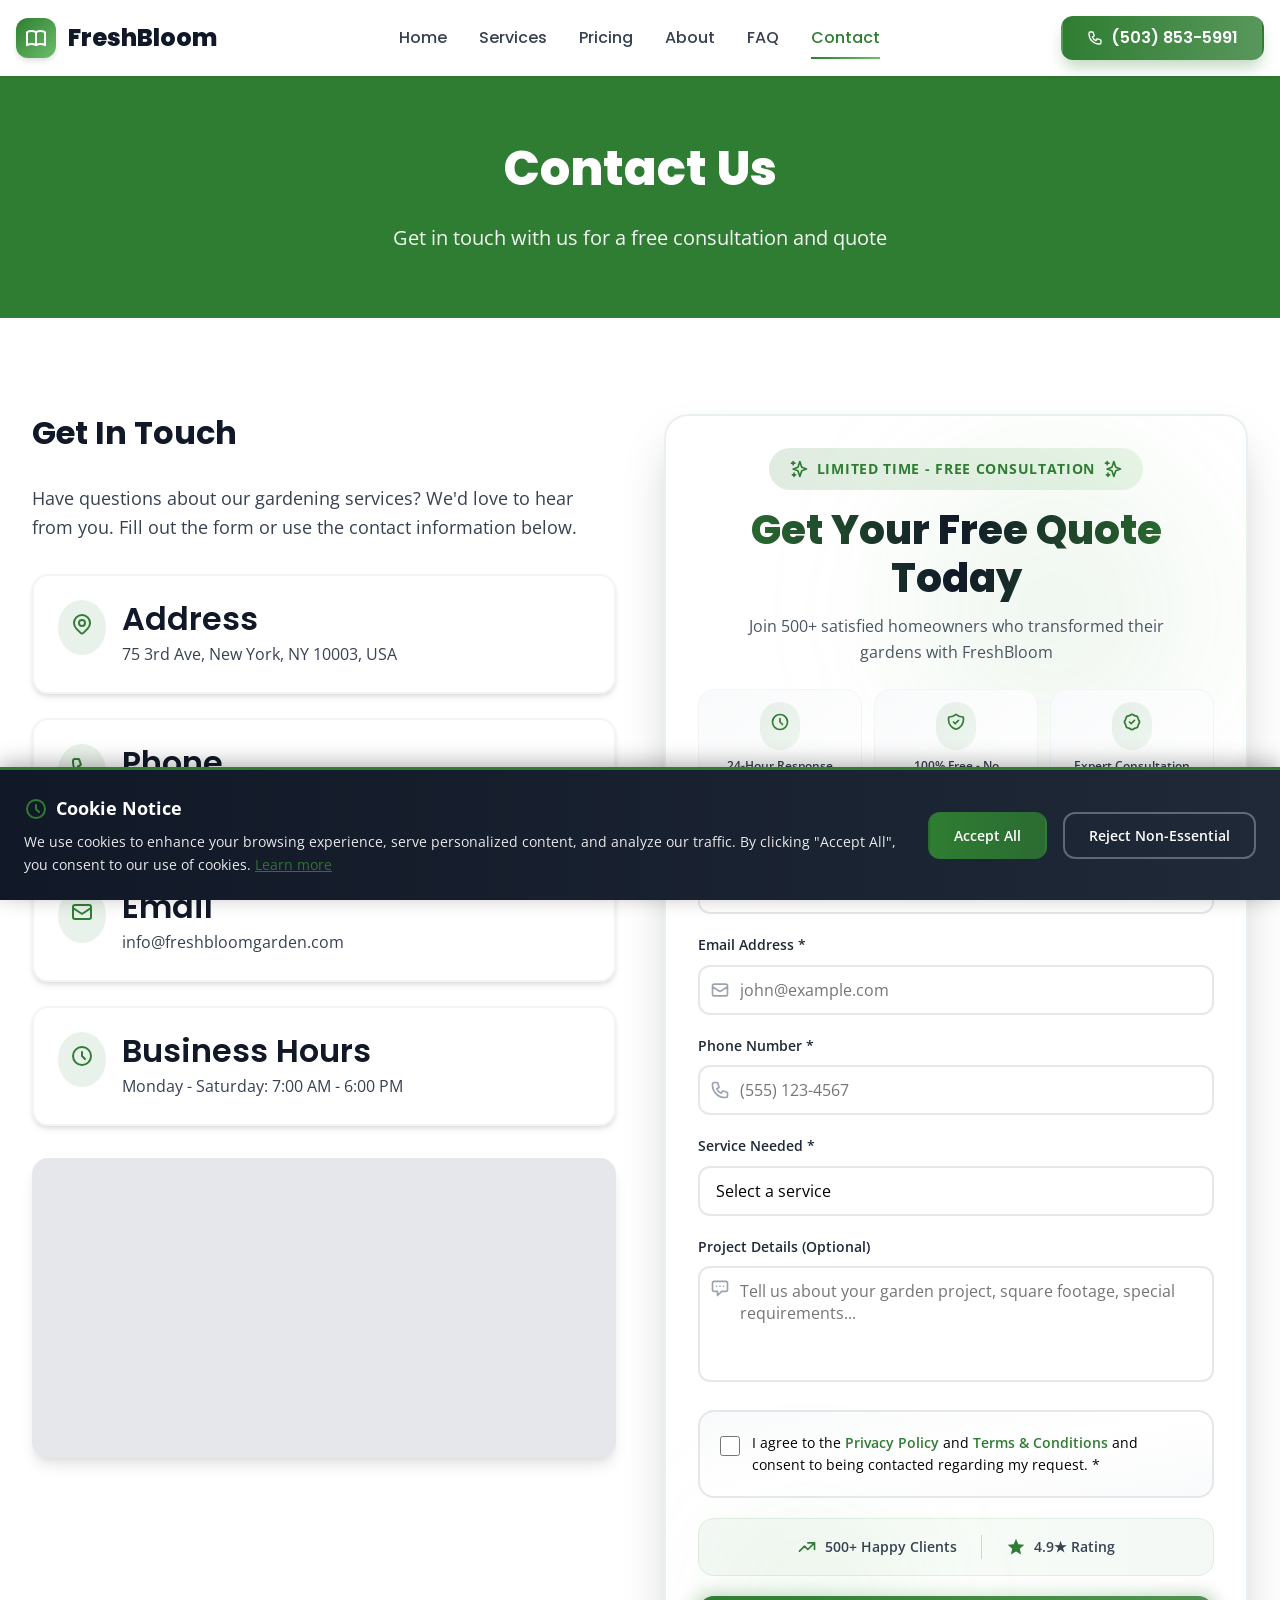
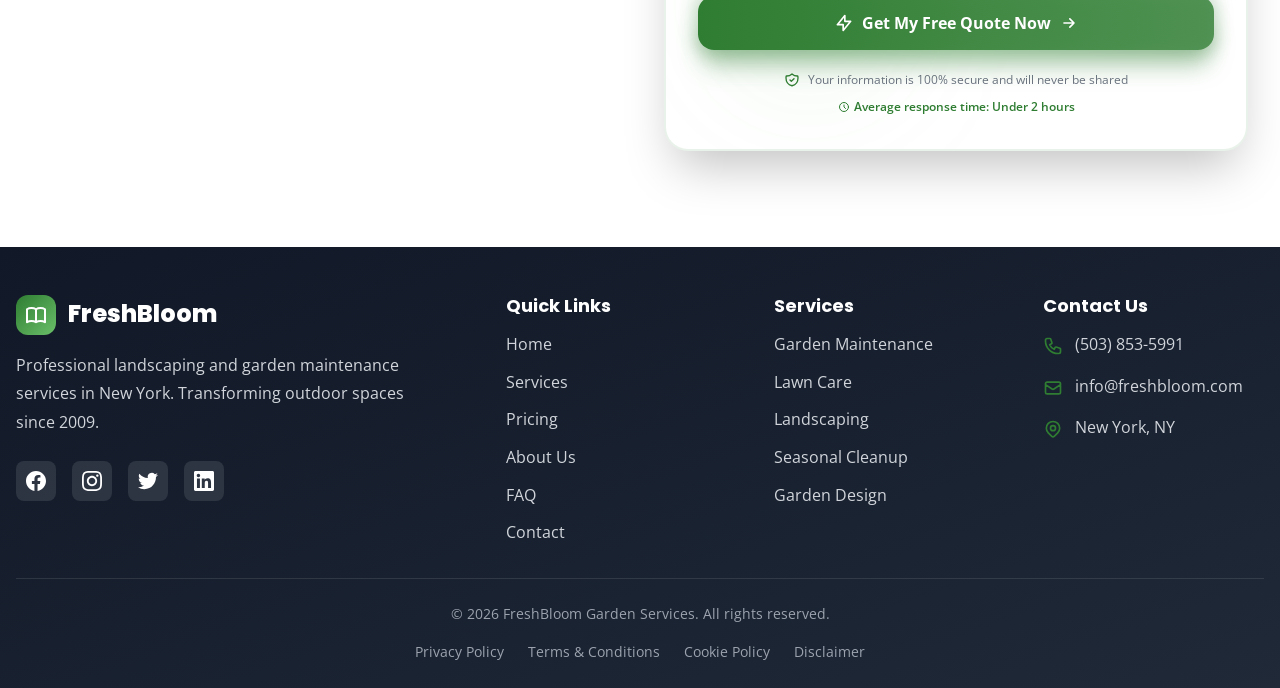
<file: contact.html>
<!DOCTYPE html>
<html lang="en">
<head>
  <meta charset="UTF-8">
  <meta name="viewport" content="width=device-width, initial-scale=1.0">
  <title>Contact Us - FreshBloom Garden Services</title>
  <meta name="description" content="Get in touch with FreshBloom Garden Services for a free consultation and quote. Call (503) 853-5991 or fill out our contact form.">
  <link rel="stylesheet" href="styles/main.css">
  <link rel="stylesheet" href="styles/components.css">
  <link rel="stylesheet" href="styles/animations.css">
  <link rel="preconnect" href="https://fonts.googleapis.com">
  <link rel="preconnect" href="https://fonts.gstatic.com" crossorigin>
  <link href="https://fonts.googleapis.com/css2?family=Poppins:wght@400;500;600;700;800&family=Open+Sans:wght@400;500;600&display=swap" rel="stylesheet">
</head>
<body>
  <!-- Header -->
  <header id="main-header"></header>

  <!-- Main Content -->
  <main>
    <!-- Hero Section -->
    <section class="section bg-primary" style="padding: 4rem 0;">
      <div class="container text-center" style="color: white;">
        <h1 style="font-size: 3rem; margin-bottom: 1.5rem; color: white;">Contact Us</h1>
        <p style="font-size: 1.25rem; max-width: 800px; margin: 0 auto; color: rgba(255, 255, 255, 0.95);">
          Get in touch with us for a free consultation and quote
        </p>
      </div>
    </section>

    <!-- Contact Section -->
    <section class="section">
      <div class="container">
        <div style="display: grid; grid-template-columns: 1fr; gap: 3rem;">
          <!-- Contact Information -->
          <div class="scroll-reveal">
            <h2 style="font-size: 2rem; margin-bottom: 2rem;">Get In Touch</h2>
            <p style="color: var(--color-gray-700); margin-bottom: 2rem; font-size: 1.125rem;">
              Have questions about our gardening services? We'd love to hear from you. Fill out the form or use the contact information below.
            </p>

            <div style="display: grid; gap: 1.5rem; margin-bottom: 2rem;">
              <!-- Address Card -->
              <div style="background: white; border-radius: var(--radius-xl); padding: 1.5rem; box-shadow: var(--shadow-md); border: 2px solid var(--color-gray-100); transition: all 0.3s;">
                <div style="display: flex; align-items: flex-start; gap: 1rem;">
                  <div style="background: rgba(47, 125, 50, 0.1); border-radius: 50%; padding: 0.75rem; flex-shrink: 0;">
                    <svg style="width: 1.5rem; height: 1.5rem; color: var(--color-primary);" fill="none" stroke="currentColor" viewBox="0 0 24 24">
                      <path stroke-linecap="round" stroke-linejoin="round" stroke-width="2" d="M17.657 16.657L13.414 20.9a1.998 1.998 0 01-2.827 0l-4.244-4.243a8 8 0 1111.314 0z"></path>
                      <path stroke-linecap="round" stroke-linejoin="round" stroke-width="2" d="M15 11a3 3 0 11-6 0 3 3 0 016 0z"></path>
                    </svg>
                  </div>
                  <div>
                    <h3 style="font-weight: 600; margin-bottom: 0.25rem;">Address</h3>
                    <p style="color: var(--color-gray-700);">75 3rd Ave, New York, NY 10003, USA</p>
                  </div>
                </div>
              </div>

              <!-- Phone Card -->
              <div style="background: white; border-radius: var(--radius-xl); padding: 1.5rem; box-shadow: var(--shadow-md); border: 2px solid var(--color-gray-100); transition: all 0.3s;">
                <div style="display: flex; align-items: flex-start; gap: 1rem;">
                  <div style="background: rgba(47, 125, 50, 0.1); border-radius: 50%; padding: 0.75rem; flex-shrink: 0;">
                    <svg style="width: 1.5rem; height: 1.5rem; color: var(--color-primary);" fill="none" stroke="currentColor" viewBox="0 0 24 24">
                      <path stroke-linecap="round" stroke-linejoin="round" stroke-width="2" d="M3 5a2 2 0 012-2h3.28a1 1 0 01.948.684l1.498 4.493a1 1 0 01-.502 1.21l-2.257 1.13a11.042 11.042 0 005.516 5.516l1.13-2.257a1 1 0 011.21-.502l4.493 1.498a1 1 0 01.684.949V19a2 2 0 01-2 2h-1C9.716 21 3 14.284 3 6V5z"></path>
                    </svg>
                  </div>
                  <div>
                    <h3 style="font-weight: 600; margin-bottom: 0.25rem;">Phone</h3>
                    <a href="tel:5038535991" style="color: var(--color-gray-700); transition: color 0.3s;">(503) 853-5991</a>
                  </div>
                </div>
              </div>

              <!-- Email Card -->
              <div style="background: white; border-radius: var(--radius-xl); padding: 1.5rem; box-shadow: var(--shadow-md); border: 2px solid var(--color-gray-100); transition: all 0.3s;">
                <div style="display: flex; align-items: flex-start; gap: 1rem;">
                  <div style="background: rgba(47, 125, 50, 0.1); border-radius: 50%; padding: 0.75rem; flex-shrink: 0;">
                    <svg style="width: 1.5rem; height: 1.5rem; color: var(--color-primary);" fill="none" stroke="currentColor" viewBox="0 0 24 24">
                      <path stroke-linecap="round" stroke-linejoin="round" stroke-width="2" d="M3 8l7.89 5.26a2 2 0 002.22 0L21 8M5 19h14a2 2 0 002-2V7a2 2 0 00-2-2H5a2 2 0 00-2 2v10a2 2 0 002 2z"></path>
                    </svg>
                  </div>
                  <div>
                    <h3 style="font-weight: 600; margin-bottom: 0.25rem;">Email</h3>
                    <a href="mailto:info@freshbloomgarden.com" style="color: var(--color-gray-700); transition: color 0.3s;">info@freshbloomgarden.com</a>
                  </div>
                </div>
              </div>

              <!-- Business Hours Card -->
              <div style="background: white; border-radius: var(--radius-xl); padding: 1.5rem; box-shadow: var(--shadow-md); border: 2px solid var(--color-gray-100); transition: all 0.3s;">
                <div style="display: flex; align-items: flex-start; gap: 1rem;">
                  <div style="background: rgba(47, 125, 50, 0.1); border-radius: 50%; padding: 0.75rem; flex-shrink: 0;">
                    <svg style="width: 1.5rem; height: 1.5rem; color: var(--color-primary);" fill="none" stroke="currentColor" viewBox="0 0 24 24">
                      <path stroke-linecap="round" stroke-linejoin="round" stroke-width="2" d="M12 8v4l3 3m6-3a9 9 0 11-18 0 9 9 0 0118 0z"></path>
                    </svg>
                  </div>
                  <div>
                    <h3 style="font-weight: 600; margin-bottom: 0.25rem;">Business Hours</h3>
                    <p style="color: var(--color-gray-700);">Monday - Saturday: 7:00 AM - 6:00 PM</p>
                  </div>
                </div>
              </div>
            </div>

            <!-- Map -->
            <div style="border-radius: var(--radius-xl); overflow: hidden; box-shadow: var(--shadow-lg); height: 300px; background-color: var(--color-gray-200);">
              <iframe
                src="https://www.google.com/maps/embed?pb=!1m18!1m12!1m3!1d3024.0!2d-73.989!3d40.731!2m3!1f0!2f0!3f0!3m2!1i1024!2i768!4f13.1!3m3!1m2!1s0x0%3A0x0!2zNDDCsDQzJzUxLjYiTiA3M8KwNTknMjAuNCJX!5e0!3m2!1sen!2sus!4v1234567890"
                width="100%"
                height="100%"
                style="border: 0;"
                allowfullscreen=""
                loading="lazy"
                referrerpolicy="no-referrer-when-downgrade"
                title="FreshBloom Garden Services Location"></iframe>
            </div>
          </div>

          <!-- Contact Form -->
          <div class="scroll-reveal">
            <div id="quote-form-container"></div>
          </div>
        </div>
      </div>
    </section>
  </main>

  <!-- Footer -->
  <footer id="main-footer"></footer>

  <!-- Cookie Banner -->
  <div id="cookie-banner"></div>

  <!-- Scripts -->
  <script src="js/header.js"></script>
  <script src="js/footer.js"></script>
  <script src="js/cookie-banner.js"></script>
  <script src="js/quote-form.js"></script>
  <script src="js/main.js"></script>
  <script>
    // Responsive grid for larger screens
    window.addEventListener('load', function() {
      const contactGrid = document.querySelector('.container > div');
      if (window.innerWidth >= 1024 && contactGrid) {
        contactGrid.style.gridTemplateColumns = '1fr 1fr';
      }
    });

    window.addEventListener('resize', function() {
      const contactGrid = document.querySelector('.container > div');
      if (!contactGrid) return;
      
      if (window.innerWidth >= 1024) {
        contactGrid.style.gridTemplateColumns = '1fr 1fr';
      } else {
        contactGrid.style.gridTemplateColumns = '1fr';
      }
    });

    // Hover effects for contact cards
    document.querySelectorAll('.container > div > div > div > div').forEach(function(card) {
      card.addEventListener('mouseenter', function() {
        this.style.boxShadow = 'var(--shadow-xl)';
        this.style.borderColor = 'rgba(47, 125, 50, 0.3)';
      });
      card.addEventListener('mouseleave', function() {
        this.style.boxShadow = 'var(--shadow-md)';
        this.style.borderColor = 'var(--color-gray-100)';
      });
    });
  </script>
</body>
</html>
</file>
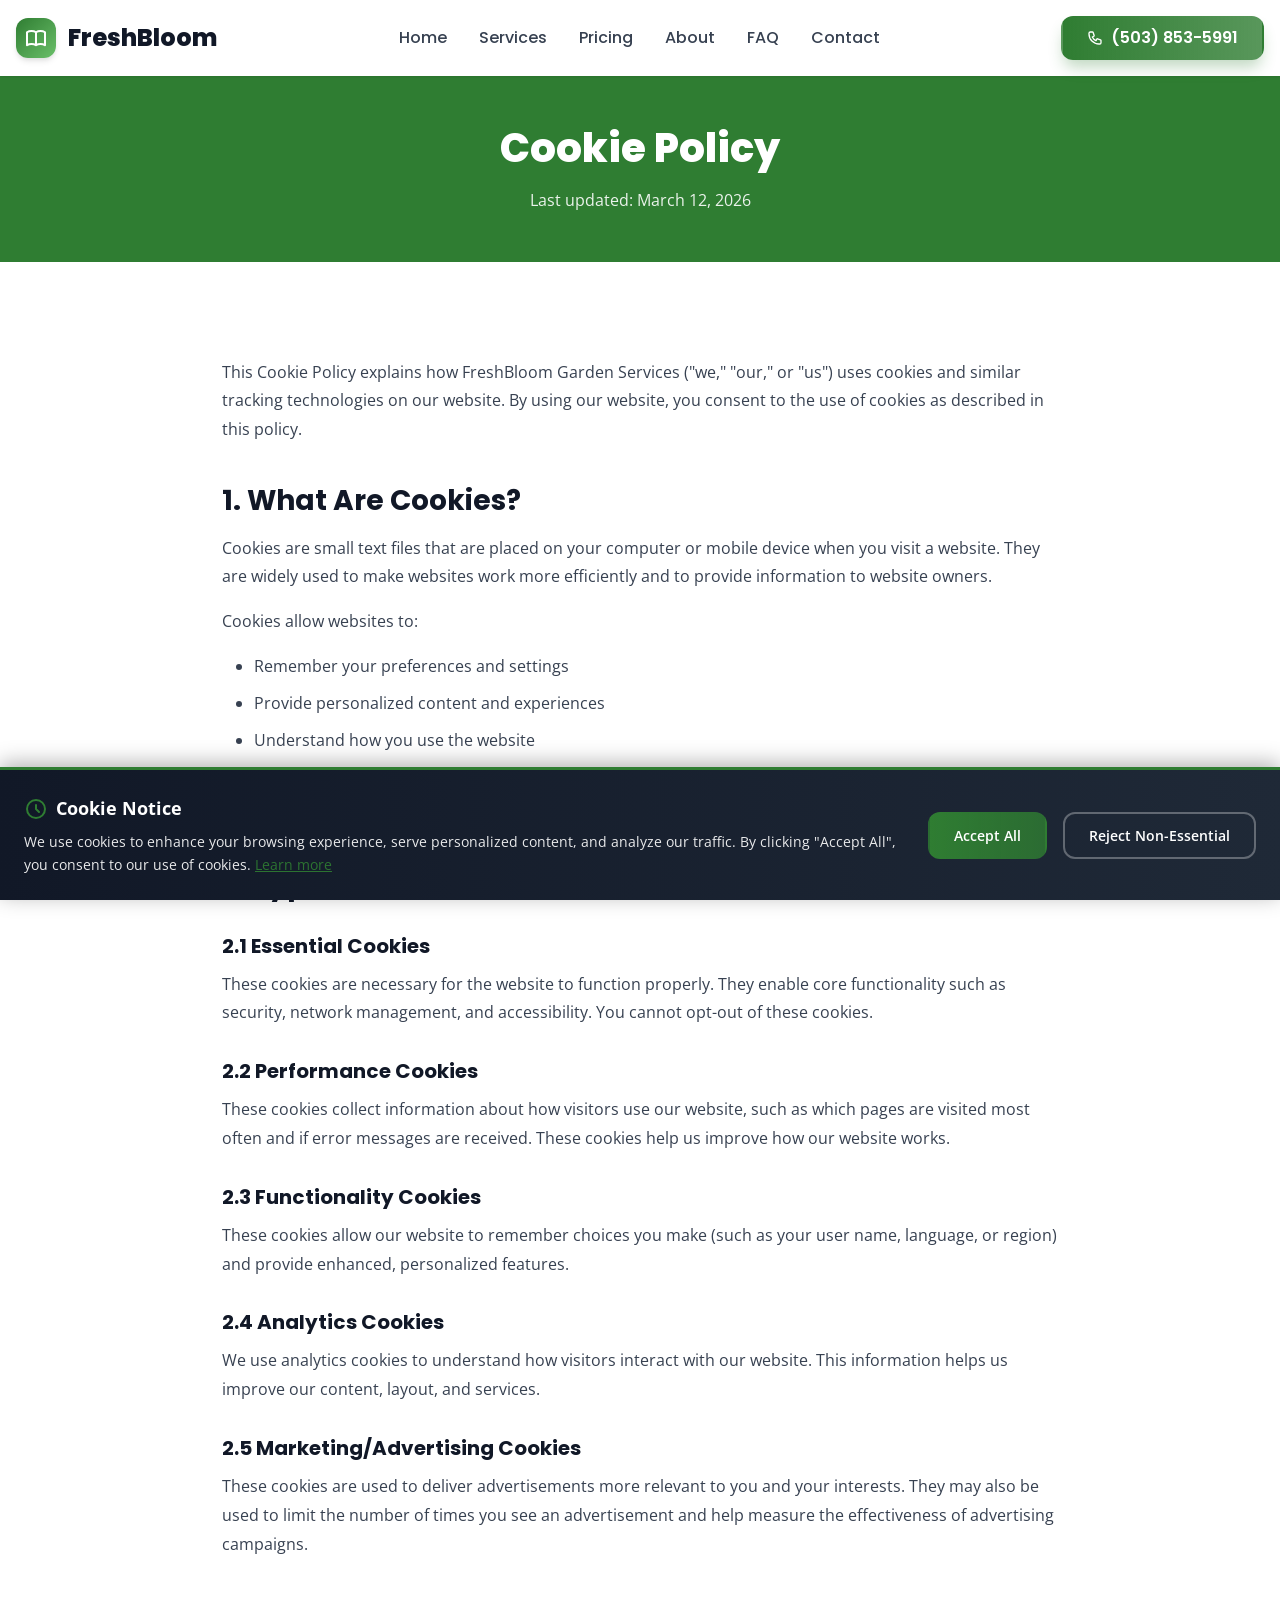
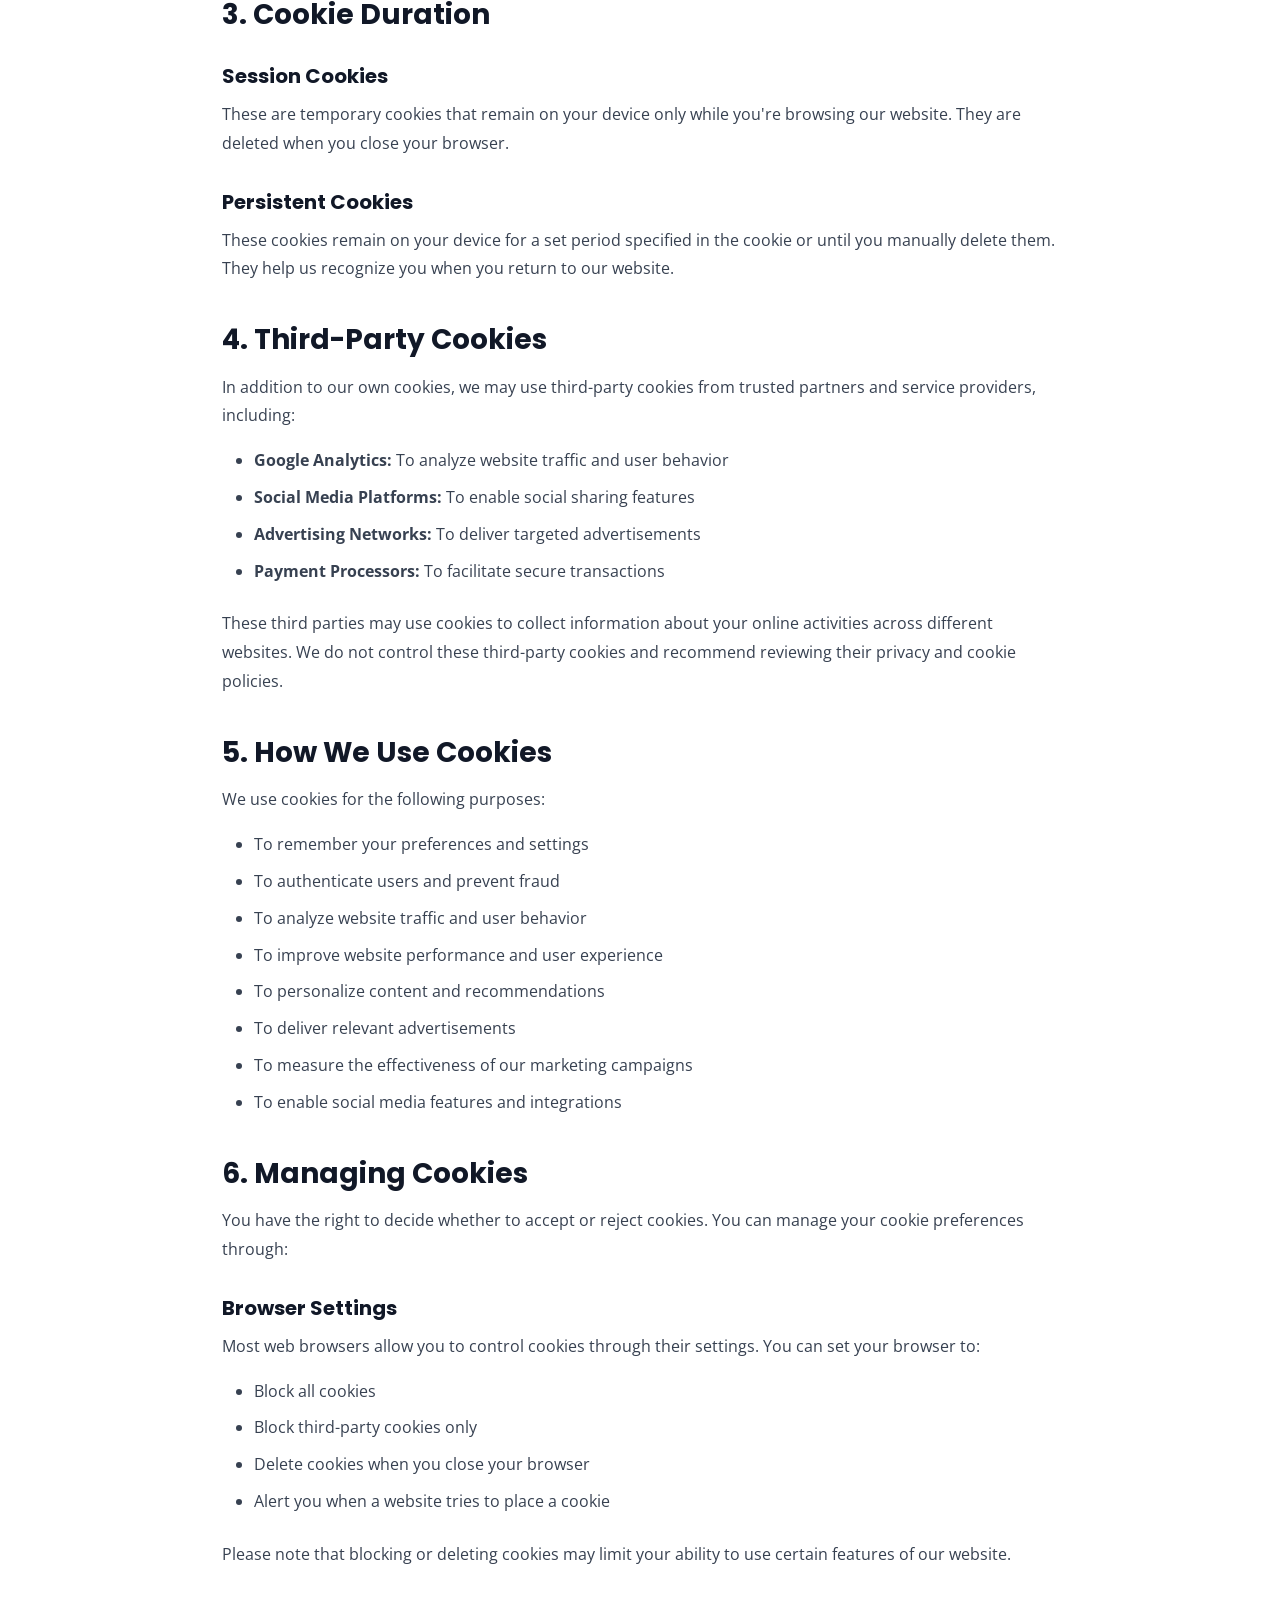
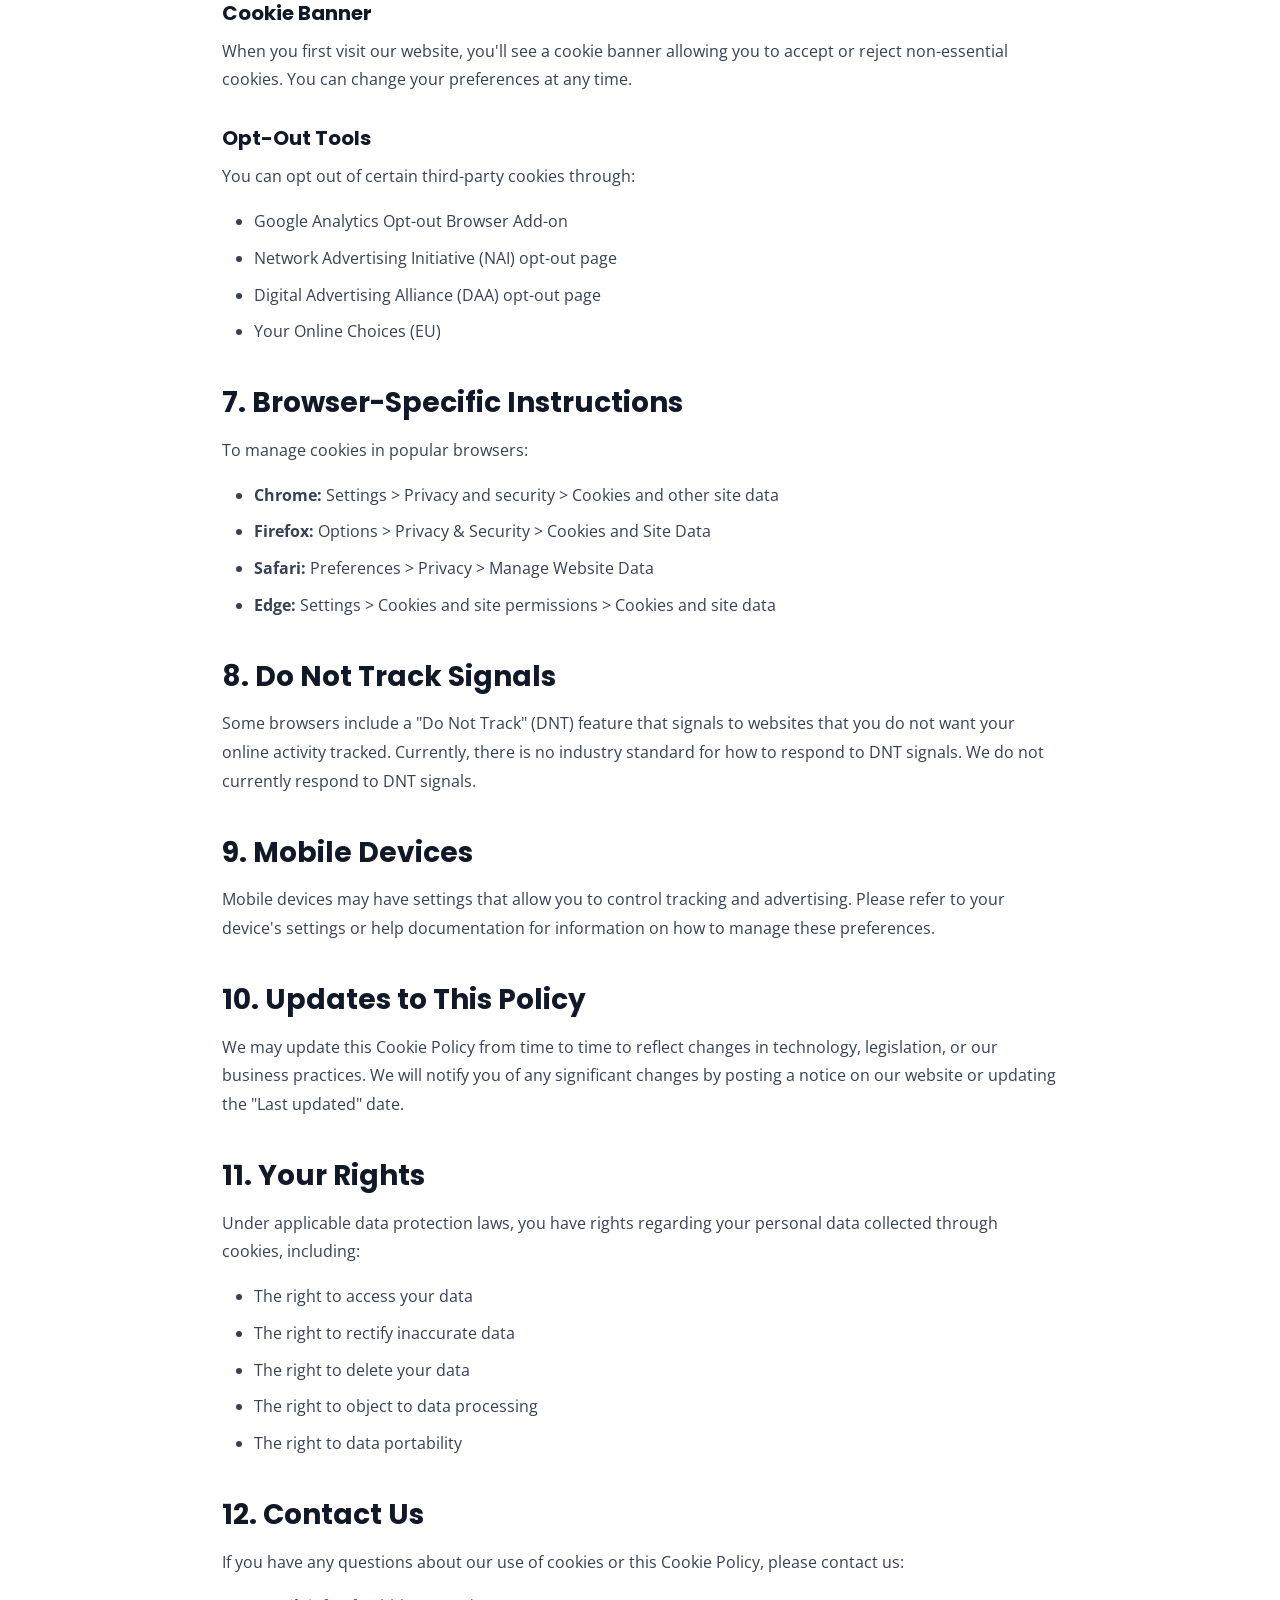
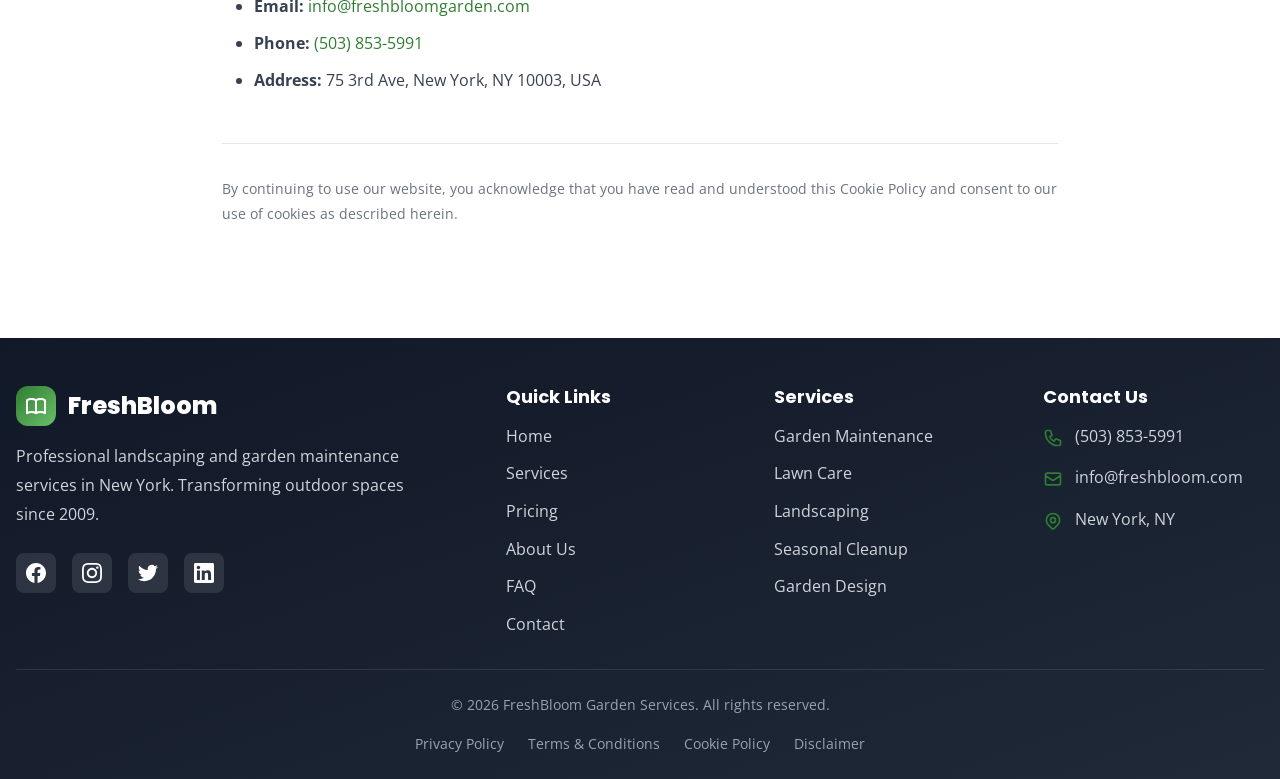
<file: cookie-policy.html>
<!DOCTYPE html>
<html lang="en">
<head>
  <meta charset="UTF-8">
  <meta name="viewport" content="width=device-width, initial-scale=1.0">
  <title>Cookie Policy - FreshBloom Garden Services</title>
  <meta name="description" content="Cookie Policy for FreshBloom Garden Services. Learn how we use cookies and similar technologies on our website.">
  <link rel="stylesheet" href="styles/main.css">
  <link rel="stylesheet" href="styles/components.css">
  <link rel="stylesheet" href="styles/animations.css">
  <link rel="preconnect" href="https://fonts.googleapis.com">
  <link rel="preconnect" href="https://fonts.gstatic.com" crossorigin>
  <link href="https://fonts.googleapis.com/css2?family=Poppins:wght@400;500;600;700;800&family=Open+Sans:wght@400;500;600&display=swap" rel="stylesheet">
  <style>
    .legal-content {
      max-width: 900px;
      margin: 0 auto;
      line-height: 1.8;
    }
    .legal-content h2 {
      margin-top: 2.5rem;
      margin-bottom: 1rem;
      font-size: 1.75rem;
    }
    .legal-content h3 {
      margin-top: 2rem;
      margin-bottom: 0.75rem;
      font-size: 1.25rem;
    }
    .legal-content p {
      margin-bottom: 1rem;
      color: var(--color-gray-700);
    }
    .legal-content ul {
      margin-bottom: 1.5rem;
      padding-left: 2rem;
    }
    .legal-content li {
      margin-bottom: 0.5rem;
      color: var(--color-gray-700);
    }
    .legal-content table {
      width: 100%;
      border-collapse: collapse;
      margin-bottom: 2rem;
    }
    .legal-content th, .legal-content td {
      border: 1px solid var(--color-gray-300);
      padding: 0.75rem;
      text-align: left;
    }
    .legal-content th {
      background-color: var(--color-gray-100);
      font-weight: 600;
    }
  </style>
</head>
<body>
  <!-- Header -->
  <header id="main-header"></header>

  <!-- Main Content -->
  <main>
    <!-- Hero Section -->
    <section class="section bg-primary" style="padding: 3rem 0;">
      <div class="container text-center" style="color: white;">
        <h1 style="font-size: 2.5rem; margin-bottom: 1rem; color: white;">Cookie Policy</h1>
        <p style="color: rgba(255, 255, 255, 0.9);">Last updated: March 12, 2026</p>
      </div>
    </section>

    <!-- Content Section -->
    <section class="section">
      <div class="container legal-content">
        <p>This Cookie Policy explains how FreshBloom Garden Services ("we," "our," or "us") uses cookies and similar tracking technologies on our website. By using our website, you consent to the use of cookies as described in this policy.</p>

        <h2>1. What Are Cookies?</h2>
        <p>Cookies are small text files that are placed on your computer or mobile device when you visit a website. They are widely used to make websites work more efficiently and to provide information to website owners.</p>
        <p>Cookies allow websites to:</p>
        <ul>
          <li>Remember your preferences and settings</li>
          <li>Provide personalized content and experiences</li>
          <li>Understand how you use the website</li>
          <li>Improve website performance and functionality</li>
          <li>Deliver relevant advertisements</li>
        </ul>

        <h2>2. Types of Cookies We Use</h2>
        
        <h3>2.1 Essential Cookies</h3>
        <p>These cookies are necessary for the website to function properly. They enable core functionality such as security, network management, and accessibility. You cannot opt-out of these cookies.</p>
        
        <h3>2.2 Performance Cookies</h3>
        <p>These cookies collect information about how visitors use our website, such as which pages are visited most often and if error messages are received. These cookies help us improve how our website works.</p>
        
        <h3>2.3 Functionality Cookies</h3>
        <p>These cookies allow our website to remember choices you make (such as your user name, language, or region) and provide enhanced, personalized features.</p>
        
        <h3>2.4 Analytics Cookies</h3>
        <p>We use analytics cookies to understand how visitors interact with our website. This information helps us improve our content, layout, and services.</p>
        
        <h3>2.5 Marketing/Advertising Cookies</h3>
        <p>These cookies are used to deliver advertisements more relevant to you and your interests. They may also be used to limit the number of times you see an advertisement and help measure the effectiveness of advertising campaigns.</p>

        <h2>3. Cookie Duration</h2>
        
        <h3>Session Cookies</h3>
        <p>These are temporary cookies that remain on your device only while you're browsing our website. They are deleted when you close your browser.</p>
        
        <h3>Persistent Cookies</h3>
        <p>These cookies remain on your device for a set period specified in the cookie or until you manually delete them. They help us recognize you when you return to our website.</p>

        <h2>4. Third-Party Cookies</h2>
        <p>In addition to our own cookies, we may use third-party cookies from trusted partners and service providers, including:</p>
        <ul>
          <li><strong>Google Analytics:</strong> To analyze website traffic and user behavior</li>
          <li><strong>Social Media Platforms:</strong> To enable social sharing features</li>
          <li><strong>Advertising Networks:</strong> To deliver targeted advertisements</li>
          <li><strong>Payment Processors:</strong> To facilitate secure transactions</li>
        </ul>
        <p>These third parties may use cookies to collect information about your online activities across different websites. We do not control these third-party cookies and recommend reviewing their privacy and cookie policies.</p>

        <h2>5. How We Use Cookies</h2>
        <p>We use cookies for the following purposes:</p>
        <ul>
          <li>To remember your preferences and settings</li>
          <li>To authenticate users and prevent fraud</li>
          <li>To analyze website traffic and user behavior</li>
          <li>To improve website performance and user experience</li>
          <li>To personalize content and recommendations</li>
          <li>To deliver relevant advertisements</li>
          <li>To measure the effectiveness of our marketing campaigns</li>
          <li>To enable social media features and integrations</li>
        </ul>

        <h2>6. Managing Cookies</h2>
        <p>You have the right to decide whether to accept or reject cookies. You can manage your cookie preferences through:</p>
        
        <h3>Browser Settings</h3>
        <p>Most web browsers allow you to control cookies through their settings. You can set your browser to:</p>
        <ul>
          <li>Block all cookies</li>
          <li>Block third-party cookies only</li>
          <li>Delete cookies when you close your browser</li>
          <li>Alert you when a website tries to place a cookie</li>
        </ul>
        <p>Please note that blocking or deleting cookies may limit your ability to use certain features of our website.</p>

        <h3>Cookie Banner</h3>
        <p>When you first visit our website, you'll see a cookie banner allowing you to accept or reject non-essential cookies. You can change your preferences at any time.</p>

        <h3>Opt-Out Tools</h3>
        <p>You can opt out of certain third-party cookies through:</p>
        <ul>
          <li>Google Analytics Opt-out Browser Add-on</li>
          <li>Network Advertising Initiative (NAI) opt-out page</li>
          <li>Digital Advertising Alliance (DAA) opt-out page</li>
          <li>Your Online Choices (EU)</li>
        </ul>

        <h2>7. Browser-Specific Instructions</h2>
        <p>To manage cookies in popular browsers:</p>
        <ul>
          <li><strong>Chrome:</strong> Settings > Privacy and security > Cookies and other site data</li>
          <li><strong>Firefox:</strong> Options > Privacy & Security > Cookies and Site Data</li>
          <li><strong>Safari:</strong> Preferences > Privacy > Manage Website Data</li>
          <li><strong>Edge:</strong> Settings > Cookies and site permissions > Cookies and site data</li>
        </ul>

        <h2>8. Do Not Track Signals</h2>
        <p>Some browsers include a "Do Not Track" (DNT) feature that signals to websites that you do not want your online activity tracked. Currently, there is no industry standard for how to respond to DNT signals. We do not currently respond to DNT signals.</p>

        <h2>9. Mobile Devices</h2>
        <p>Mobile devices may have settings that allow you to control tracking and advertising. Please refer to your device's settings or help documentation for information on how to manage these preferences.</p>

        <h2>10. Updates to This Policy</h2>
        <p>We may update this Cookie Policy from time to time to reflect changes in technology, legislation, or our business practices. We will notify you of any significant changes by posting a notice on our website or updating the "Last updated" date.</p>

        <h2>11. Your Rights</h2>
        <p>Under applicable data protection laws, you have rights regarding your personal data collected through cookies, including:</p>
        <ul>
          <li>The right to access your data</li>
          <li>The right to rectify inaccurate data</li>
          <li>The right to delete your data</li>
          <li>The right to object to data processing</li>
          <li>The right to data portability</li>
        </ul>

        <h2>12. Contact Us</h2>
        <p>If you have any questions about our use of cookies or this Cookie Policy, please contact us:</p>
        <ul>
          <li><strong>Email:</strong> <a href="mailto:info@freshbloomgarden.com">info@freshbloomgarden.com</a></li>
          <li><strong>Phone:</strong> <a href="tel:5038535991">(503) 853-5991</a></li>
          <li><strong>Address:</strong> 75 3rd Ave, New York, NY 10003, USA</li>
        </ul>

        <p style="margin-top: 3rem; padding-top: 2rem; border-top: 1px solid var(--color-gray-200); color: var(--color-gray-500); font-size: 0.875rem;">
          By continuing to use our website, you acknowledge that you have read and understood this Cookie Policy and consent to our use of cookies as described herein.
        </p>
      </div>
    </section>
  </main>

  <!-- Footer -->
  <footer id="main-footer"></footer>

  <!-- Cookie Banner -->
  <div id="cookie-banner"></div>

  <!-- Scripts -->
  <script src="js/header.js"></script>
  <script src="js/footer.js"></script>
  <script src="js/cookie-banner.js"></script>
  <script src="js/main.js"></script>
</body>
</html>
</file>
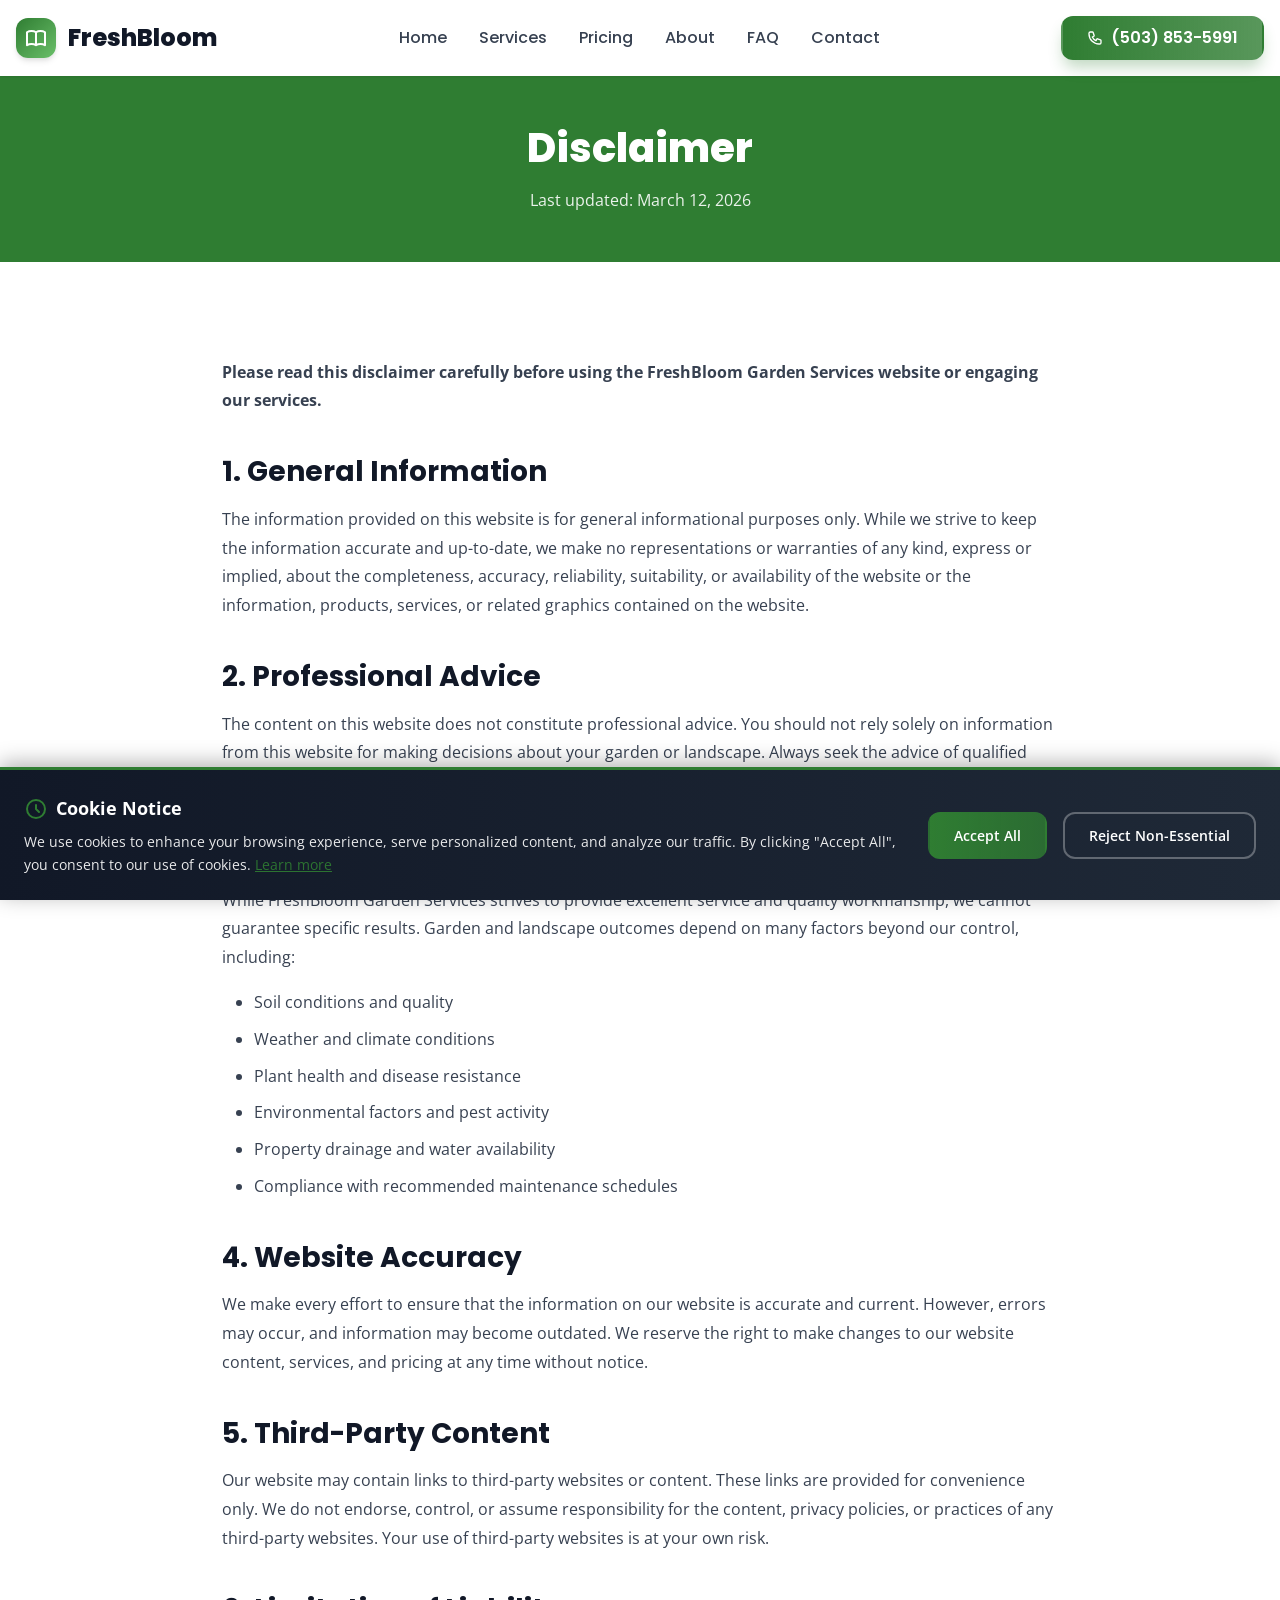
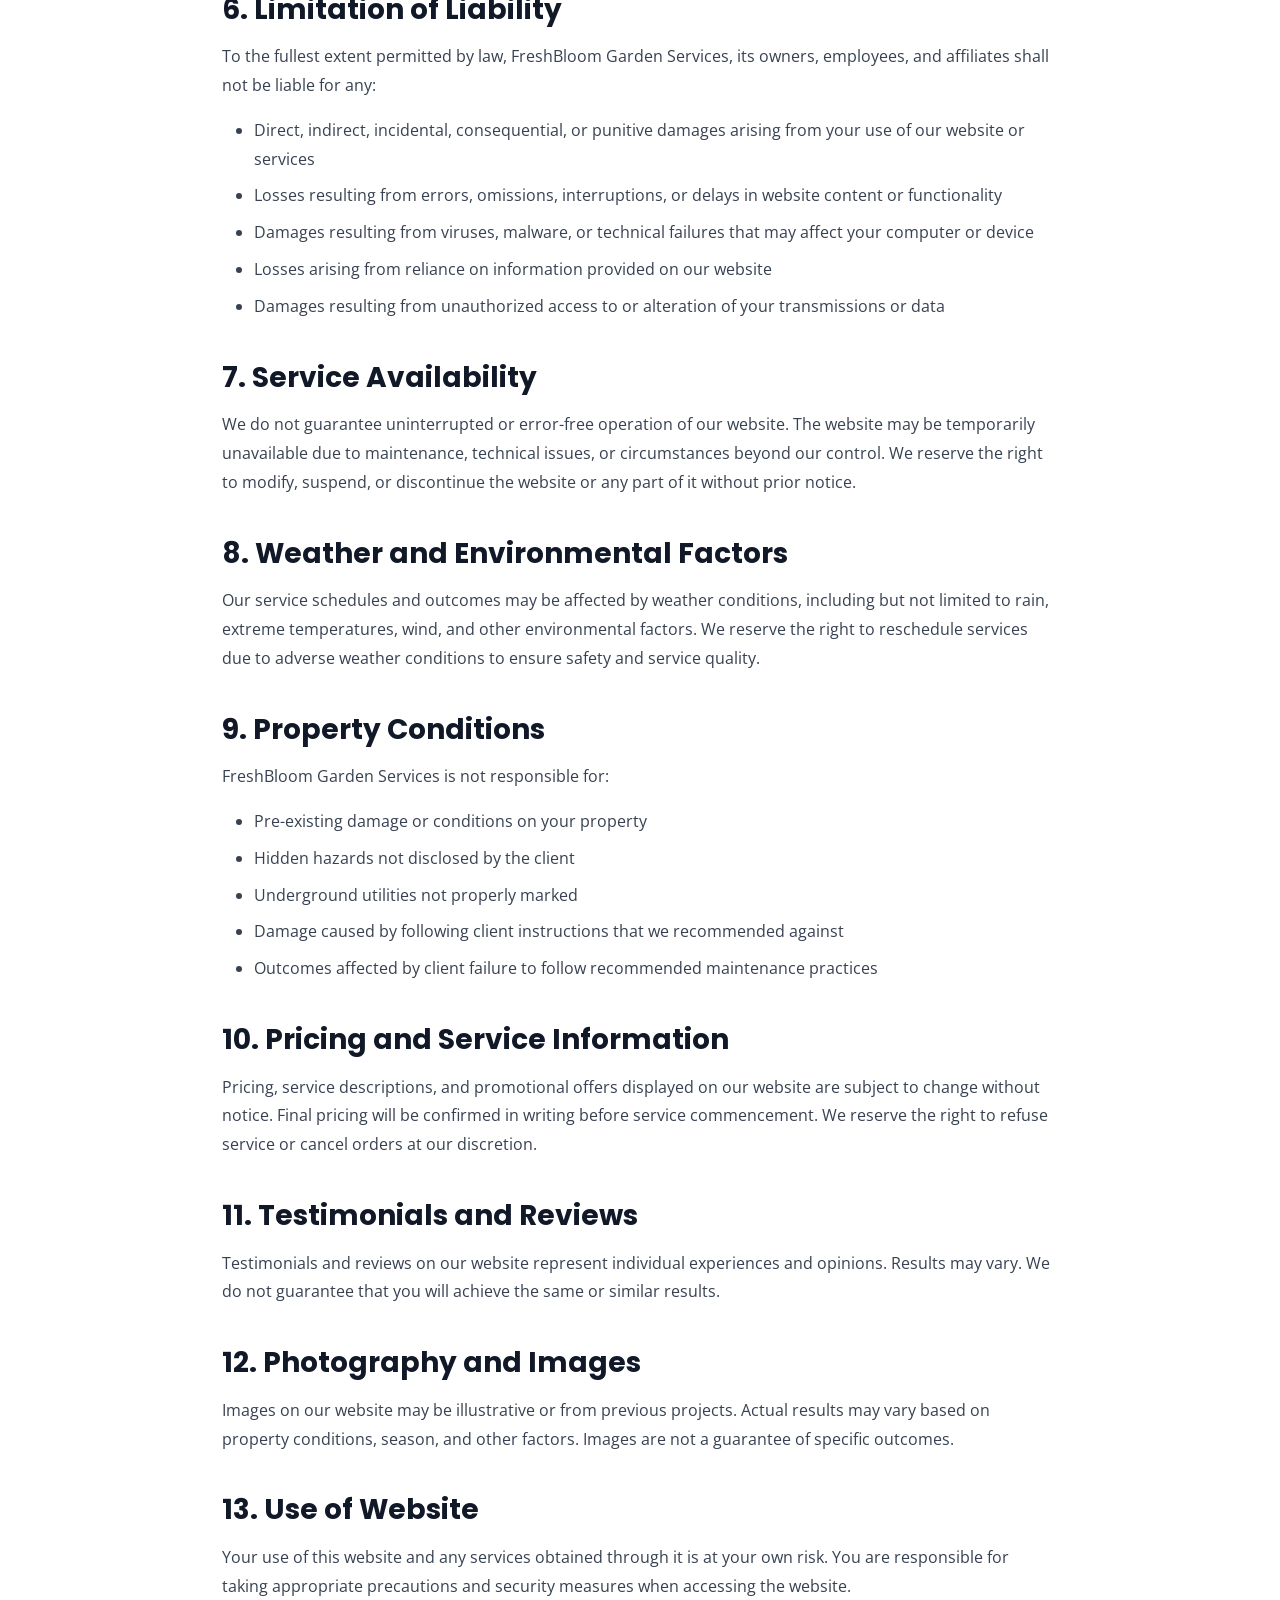
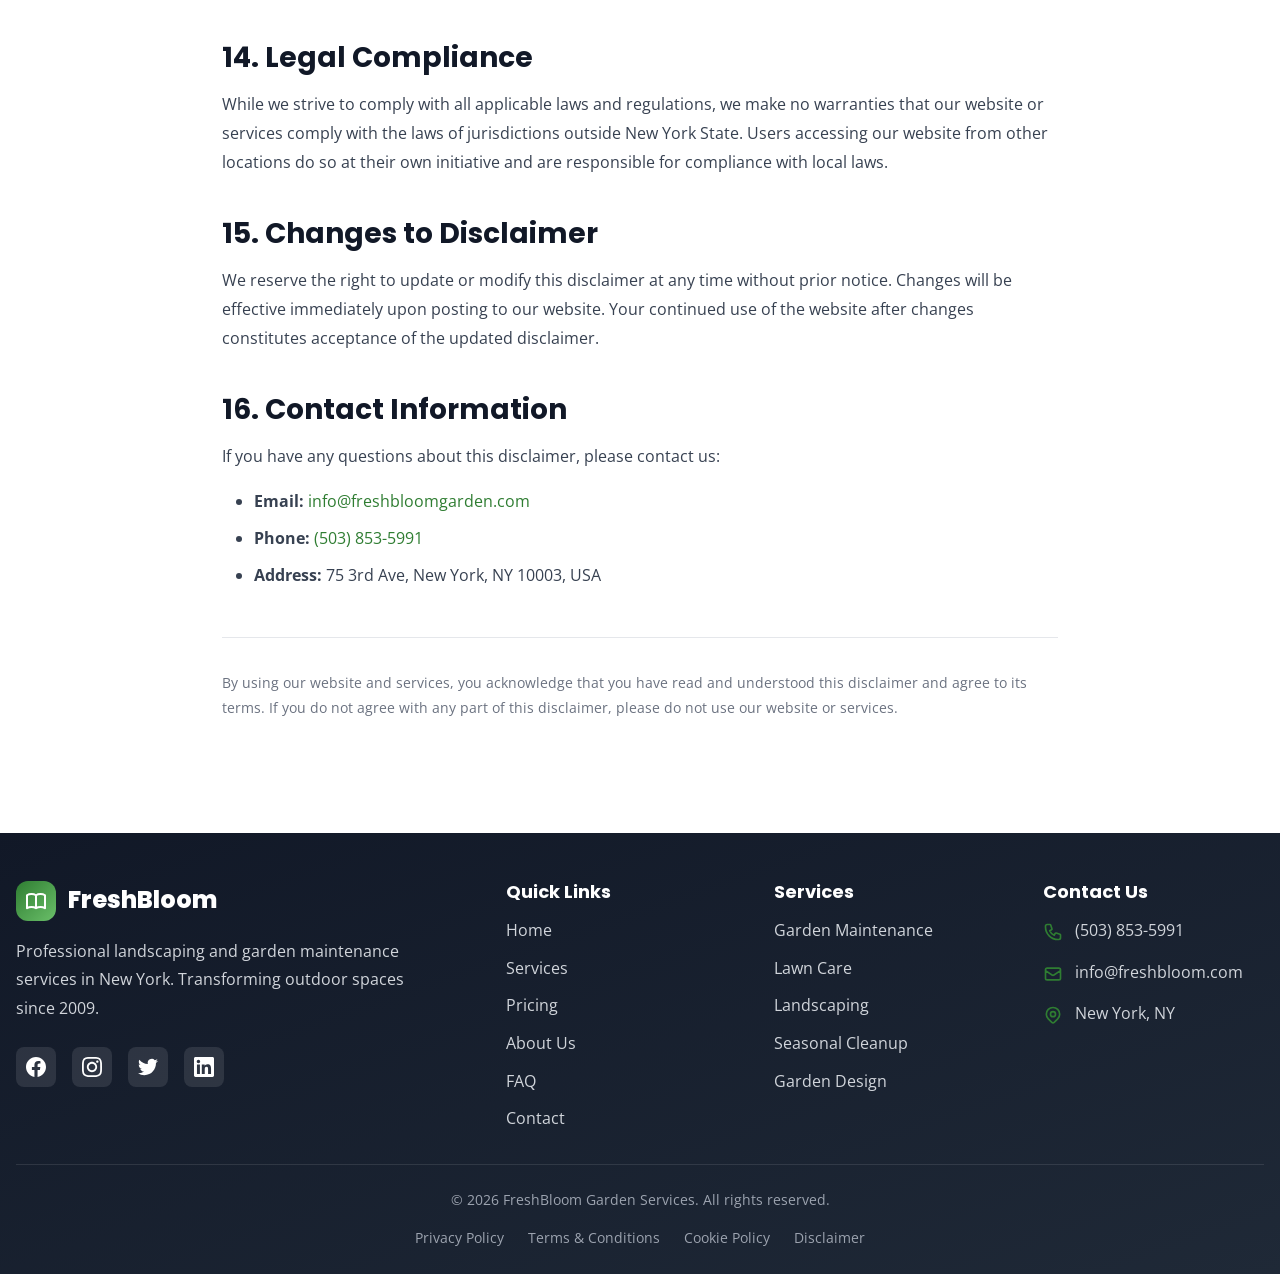
<file: disclaimer.html>
<!DOCTYPE html>
<html lang="en">
<head>
  <meta charset="UTF-8">
  <meta name="viewport" content="width=device-width, initial-scale=1.0">
  <title>Disclaimer - FreshBloom Garden Services</title>
  <meta name="description" content="Disclaimer for FreshBloom Garden Services website and services.">
  <link rel="stylesheet" href="styles/main.css">
  <link rel="stylesheet" href="styles/components.css">
  <link rel="stylesheet" href="styles/animations.css">
  <link rel="preconnect" href="https://fonts.googleapis.com">
  <link rel="preconnect" href="https://fonts.gstatic.com" crossorigin>
  <link href="https://fonts.googleapis.com/css2?family=Poppins:wght@400;500;600;700;800&family=Open+Sans:wght@400;500;600&display=swap" rel="stylesheet">
  <style>
    .legal-content {
      max-width: 900px;
      margin: 0 auto;
      line-height: 1.8;
    }
    .legal-content h2 {
      margin-top: 2.5rem;
      margin-bottom: 1rem;
      font-size: 1.75rem;
    }
    .legal-content p {
      margin-bottom: 1rem;
      color: var(--color-gray-700);
    }
    .legal-content ul {
      margin-bottom: 1.5rem;
      padding-left: 2rem;
    }
    .legal-content li {
      margin-bottom: 0.5rem;
      color: var(--color-gray-700);
    }
  </style>
</head>
<body>
  <!-- Header -->
  <header id="main-header"></header>

  <!-- Main Content -->
  <main>
    <!-- Hero Section -->
    <section class="section bg-primary" style="padding: 3rem 0;">
      <div class="container text-center" style="color: white;">
        <h1 style="font-size: 2.5rem; margin-bottom: 1rem; color: white;">Disclaimer</h1>
        <p style="color: rgba(255, 255, 255, 0.9);">Last updated: March 12, 2026</p>
      </div>
    </section>

    <!-- Content Section -->
    <section class="section">
      <div class="container legal-content">
        <p><strong>Please read this disclaimer carefully before using the FreshBloom Garden Services website or engaging our services.</strong></p>

        <h2>1. General Information</h2>
        <p>The information provided on this website is for general informational purposes only. While we strive to keep the information accurate and up-to-date, we make no representations or warranties of any kind, express or implied, about the completeness, accuracy, reliability, suitability, or availability of the website or the information, products, services, or related graphics contained on the website.</p>

        <h2>2. Professional Advice</h2>
        <p>The content on this website does not constitute professional advice. You should not rely solely on information from this website for making decisions about your garden or landscape. Always seek the advice of qualified professionals for specific situations and concerns related to your property.</p>

        <h2>3. No Guarantee of Results</h2>
        <p>While FreshBloom Garden Services strives to provide excellent service and quality workmanship, we cannot guarantee specific results. Garden and landscape outcomes depend on many factors beyond our control, including:</p>
        <ul>
          <li>Soil conditions and quality</li>
          <li>Weather and climate conditions</li>
          <li>Plant health and disease resistance</li>
          <li>Environmental factors and pest activity</li>
          <li>Property drainage and water availability</li>
          <li>Compliance with recommended maintenance schedules</li>
        </ul>

        <h2>4. Website Accuracy</h2>
        <p>We make every effort to ensure that the information on our website is accurate and current. However, errors may occur, and information may become outdated. We reserve the right to make changes to our website content, services, and pricing at any time without notice.</p>

        <h2>5. Third-Party Content</h2>
        <p>Our website may contain links to third-party websites or content. These links are provided for convenience only. We do not endorse, control, or assume responsibility for the content, privacy policies, or practices of any third-party websites. Your use of third-party websites is at your own risk.</p>

        <h2>6. Limitation of Liability</h2>
        <p>To the fullest extent permitted by law, FreshBloom Garden Services, its owners, employees, and affiliates shall not be liable for any:</p>
        <ul>
          <li>Direct, indirect, incidental, consequential, or punitive damages arising from your use of our website or services</li>
          <li>Losses resulting from errors, omissions, interruptions, or delays in website content or functionality</li>
          <li>Damages resulting from viruses, malware, or technical failures that may affect your computer or device</li>
          <li>Losses arising from reliance on information provided on our website</li>
          <li>Damages resulting from unauthorized access to or alteration of your transmissions or data</li>
        </ul>

        <h2>7. Service Availability</h2>
        <p>We do not guarantee uninterrupted or error-free operation of our website. The website may be temporarily unavailable due to maintenance, technical issues, or circumstances beyond our control. We reserve the right to modify, suspend, or discontinue the website or any part of it without prior notice.</p>

        <h2>8. Weather and Environmental Factors</h2>
        <p>Our service schedules and outcomes may be affected by weather conditions, including but not limited to rain, extreme temperatures, wind, and other environmental factors. We reserve the right to reschedule services due to adverse weather conditions to ensure safety and service quality.</p>

        <h2>9. Property Conditions</h2>
        <p>FreshBloom Garden Services is not responsible for:</p>
        <ul>
          <li>Pre-existing damage or conditions on your property</li>
          <li>Hidden hazards not disclosed by the client</li>
          <li>Underground utilities not properly marked</li>
          <li>Damage caused by following client instructions that we recommended against</li>
          <li>Outcomes affected by client failure to follow recommended maintenance practices</li>
        </ul>

        <h2>10. Pricing and Service Information</h2>
        <p>Pricing, service descriptions, and promotional offers displayed on our website are subject to change without notice. Final pricing will be confirmed in writing before service commencement. We reserve the right to refuse service or cancel orders at our discretion.</p>

        <h2>11. Testimonials and Reviews</h2>
        <p>Testimonials and reviews on our website represent individual experiences and opinions. Results may vary. We do not guarantee that you will achieve the same or similar results.</p>

        <h2>12. Photography and Images</h2>
        <p>Images on our website may be illustrative or from previous projects. Actual results may vary based on property conditions, season, and other factors. Images are not a guarantee of specific outcomes.</p>

        <h2>13. Use of Website</h2>
        <p>Your use of this website and any services obtained through it is at your own risk. You are responsible for taking appropriate precautions and security measures when accessing the website.</p>

        <h2>14. Legal Compliance</h2>
        <p>While we strive to comply with all applicable laws and regulations, we make no warranties that our website or services comply with the laws of jurisdictions outside New York State. Users accessing our website from other locations do so at their own initiative and are responsible for compliance with local laws.</p>

        <h2>15. Changes to Disclaimer</h2>
        <p>We reserve the right to update or modify this disclaimer at any time without prior notice. Changes will be effective immediately upon posting to our website. Your continued use of the website after changes constitutes acceptance of the updated disclaimer.</p>

        <h2>16. Contact Information</h2>
        <p>If you have any questions about this disclaimer, please contact us:</p>
        <ul>
          <li><strong>Email:</strong> <a href="mailto:info@freshbloomgarden.com">info@freshbloomgarden.com</a></li>
          <li><strong>Phone:</strong> <a href="tel:5038535991">(503) 853-5991</a></li>
          <li><strong>Address:</strong> 75 3rd Ave, New York, NY 10003, USA</li>
        </ul>

        <p style="margin-top: 3rem; padding-top: 2rem; border-top: 1px solid var(--color-gray-200); color: var(--color-gray-500); font-size: 0.875rem;">
          By using our website and services, you acknowledge that you have read and understood this disclaimer and agree to its terms. If you do not agree with any part of this disclaimer, please do not use our website or services.
        </p>
      </div>
    </section>
  </main>

  <!-- Footer -->
  <footer id="main-footer"></footer>

  <!-- Cookie Banner -->
  <div id="cookie-banner"></div>

  <!-- Scripts -->
  <script src="js/header.js"></script>
  <script src="js/footer.js"></script>
  <script src="js/cookie-banner.js"></script>
  <script src="js/main.js"></script>
</body>
</html>
</file>
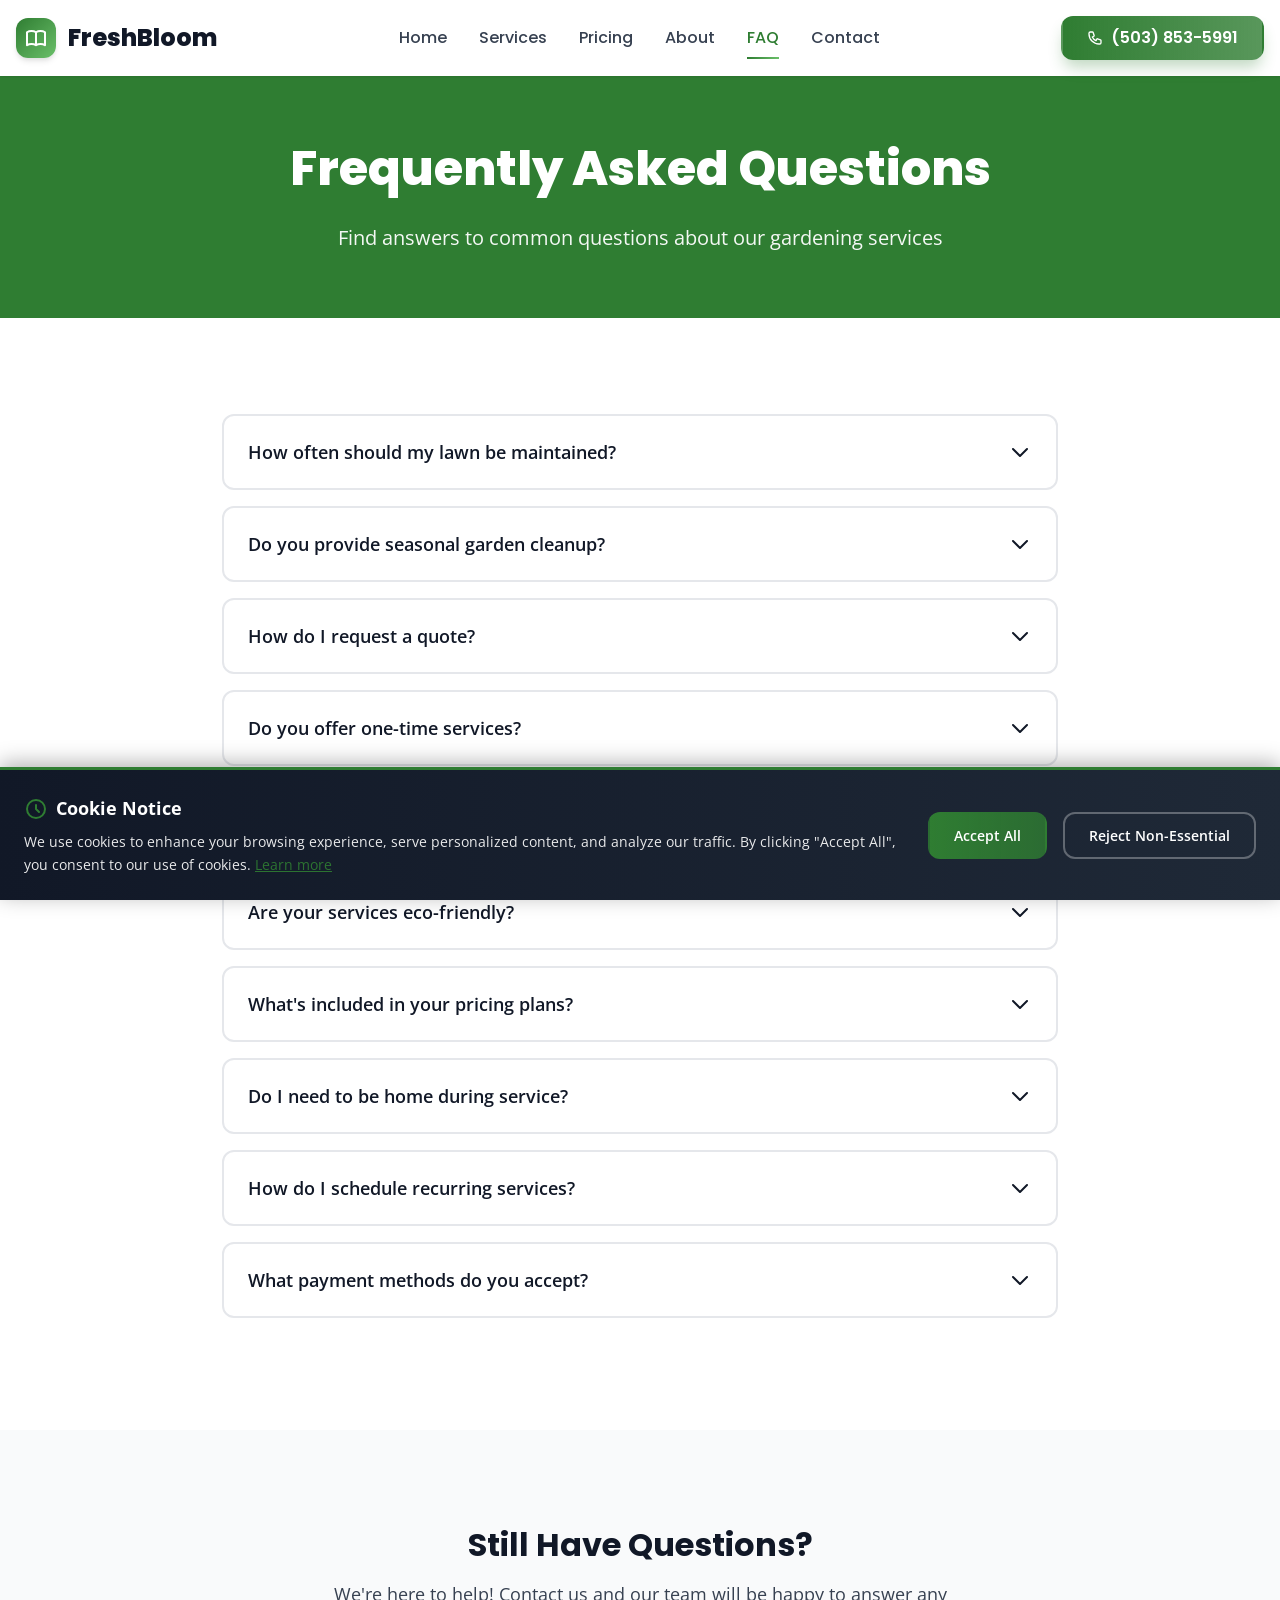
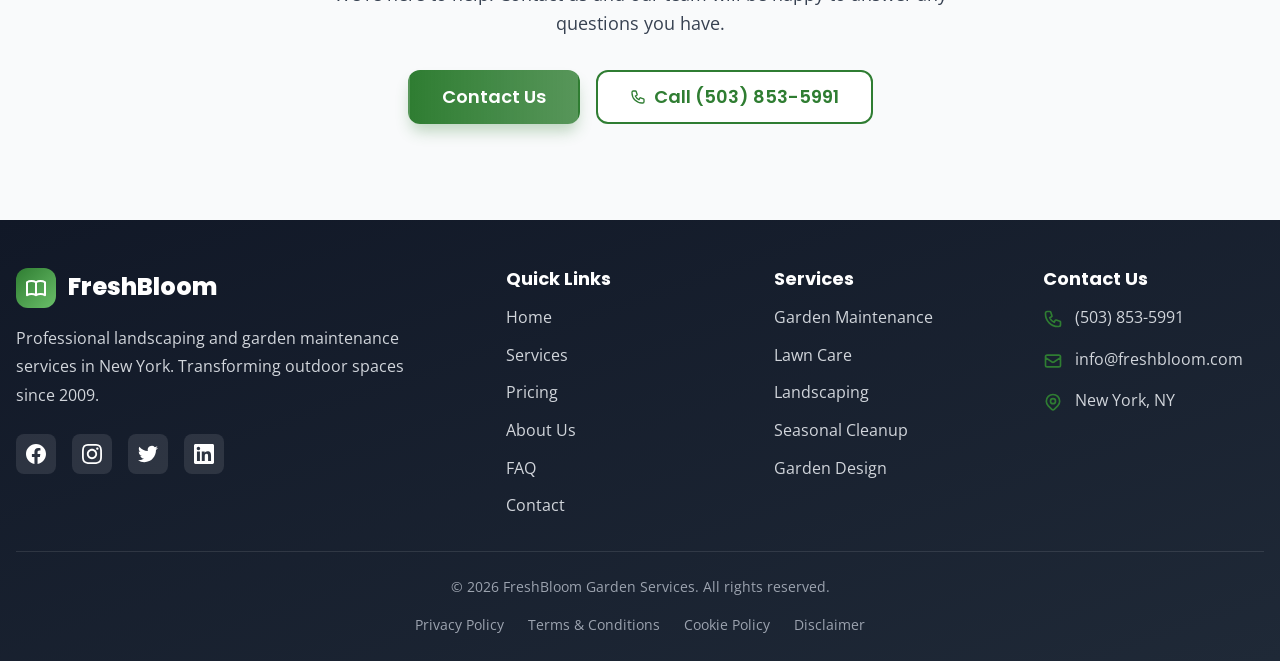
<file: faq.html>
<!DOCTYPE html>
<html lang="en">
<head>
  <meta charset="UTF-8">
  <meta name="viewport" content="width=device-width, initial-scale=1.0">
  <title>FAQ - FreshBloom Garden Services</title>
  <meta name="description" content="Find answers to frequently asked questions about FreshBloom Garden Services, pricing, scheduling, and more.">
  <link rel="stylesheet" href="styles/main.css">
  <link rel="stylesheet" href="styles/components.css">
  <link rel="stylesheet" href="styles/animations.css">
  <link rel="preconnect" href="https://fonts.googleapis.com">
  <link rel="preconnect" href="https://fonts.gstatic.com" crossorigin>
  <link href="https://fonts.googleapis.com/css2?family=Poppins:wght@400;500;600;700;800&family=Open+Sans:wght@400;500;600&display=swap" rel="stylesheet">
  <style>
    .accordion-item {
      background: white;
      border: 2px solid var(--color-gray-200);
      border-radius: var(--radius-lg);
      margin-bottom: 1rem;
      overflow: hidden;
    }
    .accordion-trigger {
      width: 100%;
      padding: 1.5rem;
      text-align: left;
      background: none;
      border: none;
      font-weight: 600;
      font-size: 1.125rem;
      color: var(--color-gray-900);
      cursor: pointer;
      display: flex;
      justify-content: space-between;
      align-items: center;
      transition: all 0.3s;
    }
    .accordion-trigger:hover {
      color: var(--color-primary);
    }
    .accordion-icon {
      width: 1.5rem;
      height: 1.5rem;
      transition: transform 0.3s;
      flex-shrink: 0;
    }
    .accordion-item.open .accordion-icon {
      transform: rotate(180deg);
    }
    .accordion-content {
      max-height: 0;
      overflow: hidden;
      transition: max-height 0.3s ease;
    }
    .accordion-content-inner {
      padding: 0 1.5rem 1.5rem;
      color: var(--color-gray-700);
      line-height: 1.7;
    }
  </style>
</head>
<body>
  <!-- Header -->
  <header id="main-header"></header>

  <!-- Main Content -->
  <main>
    <!-- Hero Section -->
    <section class="section bg-primary" style="padding: 4rem 0;">
      <div class="container text-center" style="color: white;">
        <h1 style="font-size: 3rem; margin-bottom: 1.5rem; color: white;">Frequently Asked Questions</h1>
        <p style="font-size: 1.25rem; max-width: 800px; margin: 0 auto; color: rgba(255, 255, 255, 0.95);">
          Find answers to common questions about our gardening services
        </p>
      </div>
    </section>

    <!-- FAQ Section -->
    <section class="section">
      <div class="container" style="max-width: 900px; margin: 0 auto;">
        <div data-accordion-group>
          <!-- FAQ 1 -->
          <div class="accordion-item scroll-reveal" data-accordion>
            <button class="accordion-trigger" data-accordion-trigger>
              <span>How often should my lawn be maintained?</span>
              <svg class="accordion-icon" fill="none" stroke="currentColor" viewBox="0 0 24 24">
                <path stroke-linecap="round" stroke-linejoin="round" stroke-width="2" d="M19 9l-7 7-7-7"></path>
              </svg>
            </button>
            <div class="accordion-content" data-accordion-content>
              <div class="accordion-content-inner">
                Most residential lawns benefit from weekly or bi-weekly maintenance depending on the season and grass type. During peak growing seasons (spring and early summer), weekly maintenance is recommended. In slower growth periods, bi-weekly service may be sufficient.
              </div>
            </div>
          </div>

          <!-- FAQ 2 -->
          <div class="accordion-item scroll-reveal" data-accordion>
            <button class="accordion-trigger" data-accordion-trigger>
              <span>Do you provide seasonal garden cleanup?</span>
              <svg class="accordion-icon" fill="none" stroke="currentColor" viewBox="0 0 24 24">
                <path stroke-linecap="round" stroke-linejoin="round" stroke-width="2" d="M19 9l-7 7-7-7"></path>
              </svg>
            </button>
            <div class="accordion-content" data-accordion-content>
              <div class="accordion-content-inner">
                Yes, we offer comprehensive spring and fall cleanup services to prepare your garden for seasonal changes. This includes leaf removal, debris clearing, pruning, and garden bed preparation.
              </div>
            </div>
          </div>

          <!-- FAQ 3 -->
          <div class="accordion-item scroll-reveal" data-accordion>
            <button class="accordion-trigger" data-accordion-trigger>
              <span>How do I request a quote?</span>
              <svg class="accordion-icon" fill="none" stroke="currentColor" viewBox="0 0 24 24">
                <path stroke-linecap="round" stroke-linejoin="round" stroke-width="2" d="M19 9l-7 7-7-7"></path>
              </svg>
            </button>
            <div class="accordion-content" data-accordion-content>
              <div class="accordion-content-inner">
                You can fill out the contact form on our website or call us directly at (503) 853-5991. We'll schedule a free consultation to assess your needs and provide a detailed quote.
              </div>
            </div>
          </div>

          <!-- FAQ 4 -->
          <div class="accordion-item scroll-reveal" data-accordion>
            <button class="accordion-trigger" data-accordion-trigger>
              <span>Do you offer one-time services?</span>
              <svg class="accordion-icon" fill="none" stroke="currentColor" viewBox="0 0 24 24">
                <path stroke-linecap="round" stroke-linejoin="round" stroke-width="2" d="M19 9l-7 7-7-7"></path>
              </svg>
            </button>
            <div class="accordion-content" data-accordion-content>
              <div class="accordion-content-inner">
                Yes, we offer both one-time services and recurring maintenance plans. Whether you need a single cleanup, special event preparation, or ongoing care, we have flexible options to suit your needs.
              </div>
            </div>
          </div>

          <!-- FAQ 5 -->
          <div class="accordion-item scroll-reveal" data-accordion>
            <button class="accordion-trigger" data-accordion-trigger>
              <span>What areas do you serve?</span>
              <svg class="accordion-icon" fill="none" stroke="currentColor" viewBox="0 0 24 24">
                <path stroke-linecap="round" stroke-linejoin="round" stroke-width="2" d="M19 9l-7 7-7-7"></path>
              </svg>
            </button>
            <div class="accordion-content" data-accordion-content>
              <div class="accordion-content-inner">
                FreshBloom Garden Services proudly serves residential clients in New York and surrounding areas. Contact us to confirm if we service your specific location.
              </div>
            </div>
          </div>

          <!-- FAQ 6 -->
          <div class="accordion-item scroll-reveal" data-accordion>
            <button class="accordion-trigger" data-accordion-trigger>
              <span>Are your services eco-friendly?</span>
              <svg class="accordion-icon" fill="none" stroke="currentColor" viewBox="0 0 24 24">
                <path stroke-linecap="round" stroke-linejoin="round" stroke-width="2" d="M19 9l-7 7-7-7"></path>
              </svg>
            </button>
            <div class="accordion-content" data-accordion-content>
              <div class="accordion-content-inner">
                Absolutely! We prioritize sustainable and eco-friendly gardening methods, including organic fertilizers, water conservation techniques, and environmentally responsible pest control.
              </div>
            </div>
          </div>

          <!-- FAQ 7 -->
          <div class="accordion-item scroll-reveal" data-accordion>
            <button class="accordion-trigger" data-accordion-trigger>
              <span>What's included in your pricing plans?</span>
              <svg class="accordion-icon" fill="none" stroke="currentColor" viewBox="0 0 24 24">
                <path stroke-linecap="round" stroke-linejoin="round" stroke-width="2" d="M19 9l-7 7-7-7"></path>
              </svg>
            </button>
            <div class="accordion-content" data-accordion-content>
              <div class="accordion-content-inner">
                Our pricing plans range from Basic Garden Care ($79) to Complete Garden Care ($249) per visit. Each plan includes different services. Visit our home page for detailed information about what's included in each plan.
              </div>
            </div>
          </div>

          <!-- FAQ 8 -->
          <div class="accordion-item scroll-reveal" data-accordion>
            <button class="accordion-trigger" data-accordion-trigger>
              <span>Do I need to be home during service?</span>
              <svg class="accordion-icon" fill="none" stroke="currentColor" viewBox="0 0 24 24">
                <path stroke-linecap="round" stroke-linejoin="round" stroke-width="2" d="M19 9l-7 7-7-7"></path>
              </svg>
            </button>
            <div class="accordion-content" data-accordion-content>
              <div class="accordion-content-inner">
                No, you don't need to be home. Many of our clients provide gate access or key codes for easy entry. We'll communicate with you before and after each visit to keep you informed.
              </div>
            </div>
          </div>

          <!-- FAQ 9 -->
          <div class="accordion-item scroll-reveal" data-accordion>
            <button class="accordion-trigger" data-accordion-trigger>
              <span>How do I schedule recurring services?</span>
              <svg class="accordion-icon" fill="none" stroke="currentColor" viewBox="0 0 24 24">
                <path stroke-linecap="round" stroke-linejoin="round" stroke-width="2" d="M19 9l-7 7-7-7"></path>
              </svg>
            </button>
            <div class="accordion-content" data-accordion-content>
              <div class="accordion-content-inner">
                Simply contact us via phone or our online form. We'll discuss your needs and set up a recurring schedule that works best for you and your garden's requirements.
              </div>
            </div>
          </div>

          <!-- FAQ 10 -->
          <div class="accordion-item scroll-reveal" data-accordion>
            <button class="accordion-trigger" data-accordion-trigger>
              <span>What payment methods do you accept?</span>
              <svg class="accordion-icon" fill="none" stroke="currentColor" viewBox="0 0 24 24">
                <path stroke-linecap="round" stroke-linejoin="round" stroke-width="2" d="M19 9l-7 7-7-7"></path>
              </svg>
            </button>
            <div class="accordion-content" data-accordion-content>
              <div class="accordion-content-inner">
                We accept various payment methods including credit cards, debit cards, checks, and electronic transfers for your convenience.
              </div>
            </div>
          </div>
        </div>
      </div>
    </section>

    <!-- Still Have Questions Section -->
    <section class="section bg-gray-light">
      <div class="container text-center" style="max-width: 700px; margin: 0 auto;">
        <h2 style="font-size: 2rem; margin-bottom: 1rem;">Still Have Questions?</h2>
        <p style="color: var(--color-gray-700); margin-bottom: 2rem; font-size: 1.125rem;">
          We're here to help! Contact us and our team will be happy to answer any questions you have.
        </p>
        <div style="display: flex; flex-wrap: wrap; gap: 1rem; justify-content: center;">
          <a href="contact.html" class="btn btn-primary btn-lg">Contact Us</a>
          <a href="tel:5038535991" class="btn btn-outline btn-lg" style="background-color: white; color: var(--color-primary); border-color: var(--color-primary);">
            <svg class="icon-sm" fill="none" stroke="currentColor" viewBox="0 0 24 24">
              <path stroke-linecap="round" stroke-linejoin="round" stroke-width="2" d="M3 5a2 2 0 012-2h3.28a1 1 0 01.948.684l1.498 4.493a1 1 0 01-.502 1.21l-2.257 1.13a11.042 11.042 0 005.516 5.516l1.13-2.257a1 1 0 011.21-.502l4.493 1.498a1 1 0 01.684.949V19a2 2 0 01-2 2h-1C9.716 21 3 14.284 3 6V5z"></path>
            </svg>
            Call (503) 853-5991
          </a>
        </div>
      </div>
    </section>
  </main>

  <!-- Footer -->
  <footer id="main-footer"></footer>

  <!-- Cookie Banner -->
  <div id="cookie-banner"></div>

  <!-- Scripts -->
  <script src="js/header.js"></script>
  <script src="js/footer.js"></script>
  <script src="js/cookie-banner.js"></script>
  <script src="js/main.js"></script>
</body>
</html>
</file>
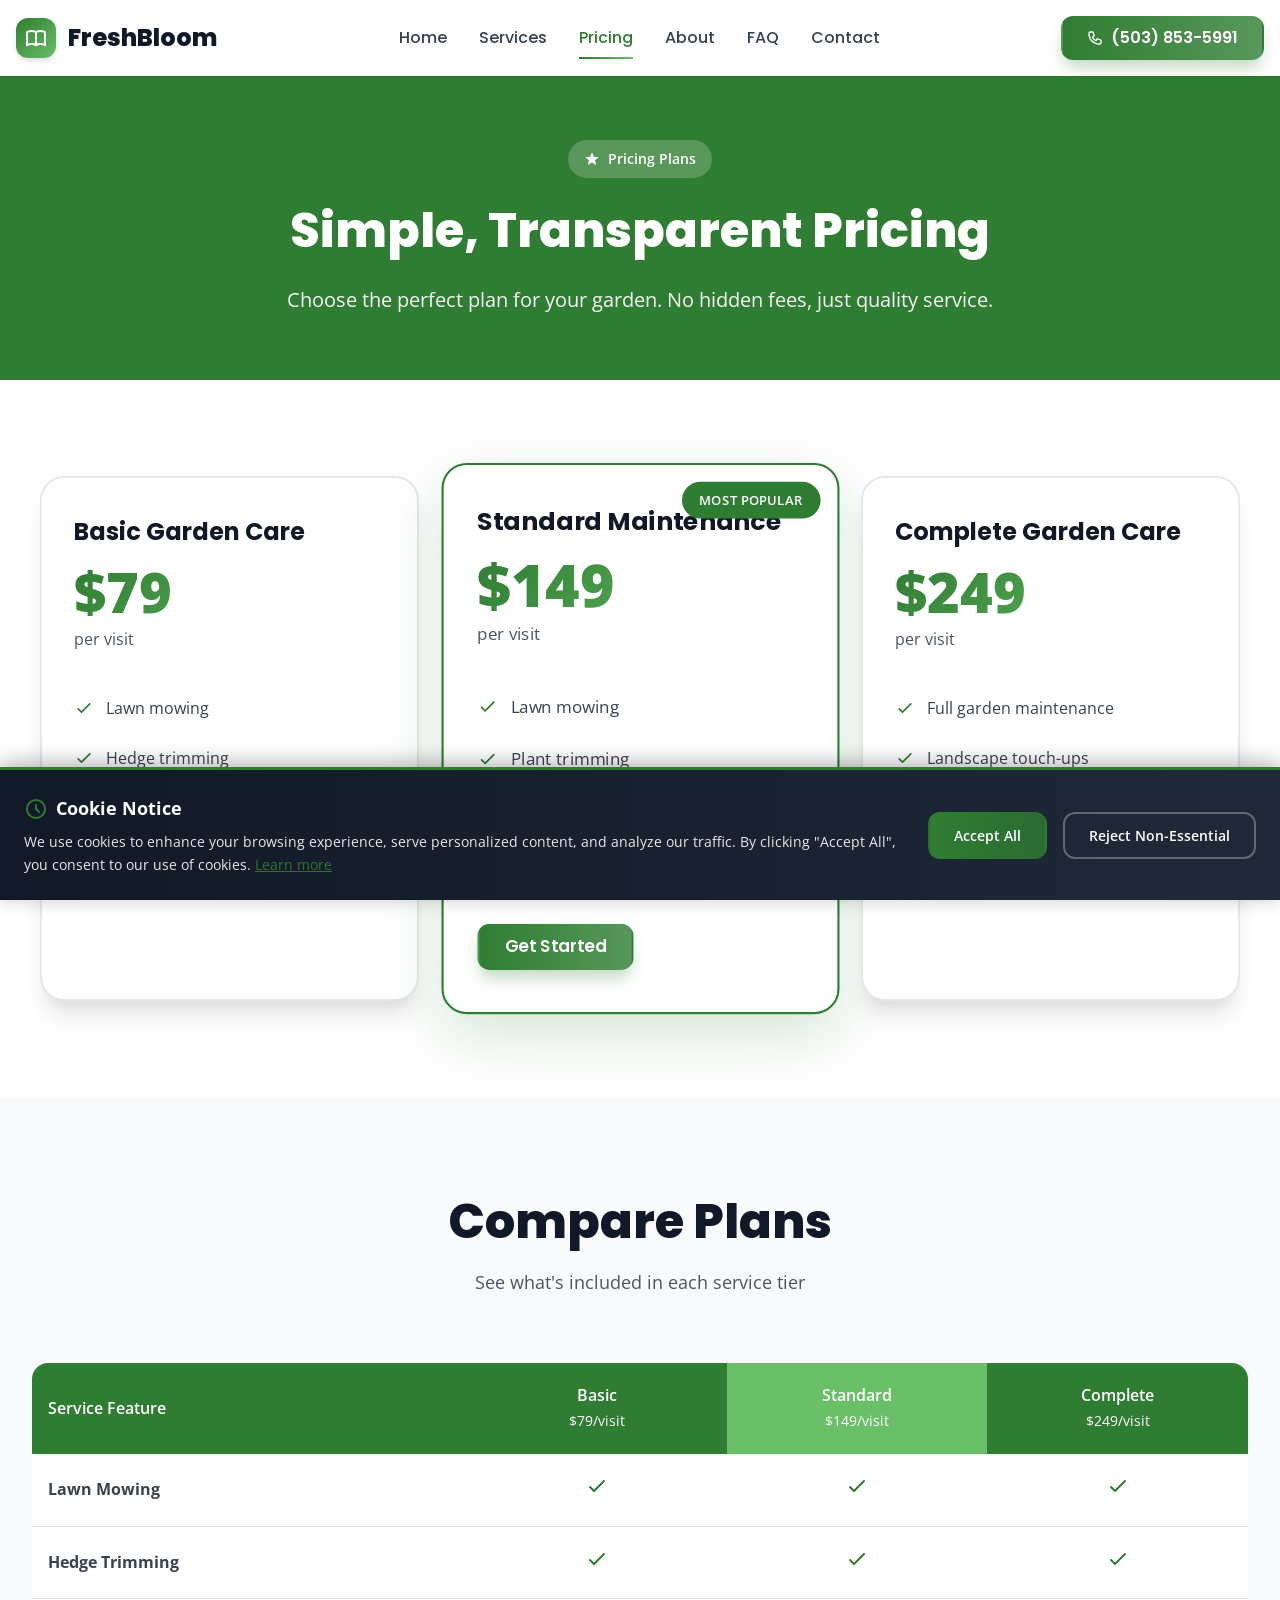
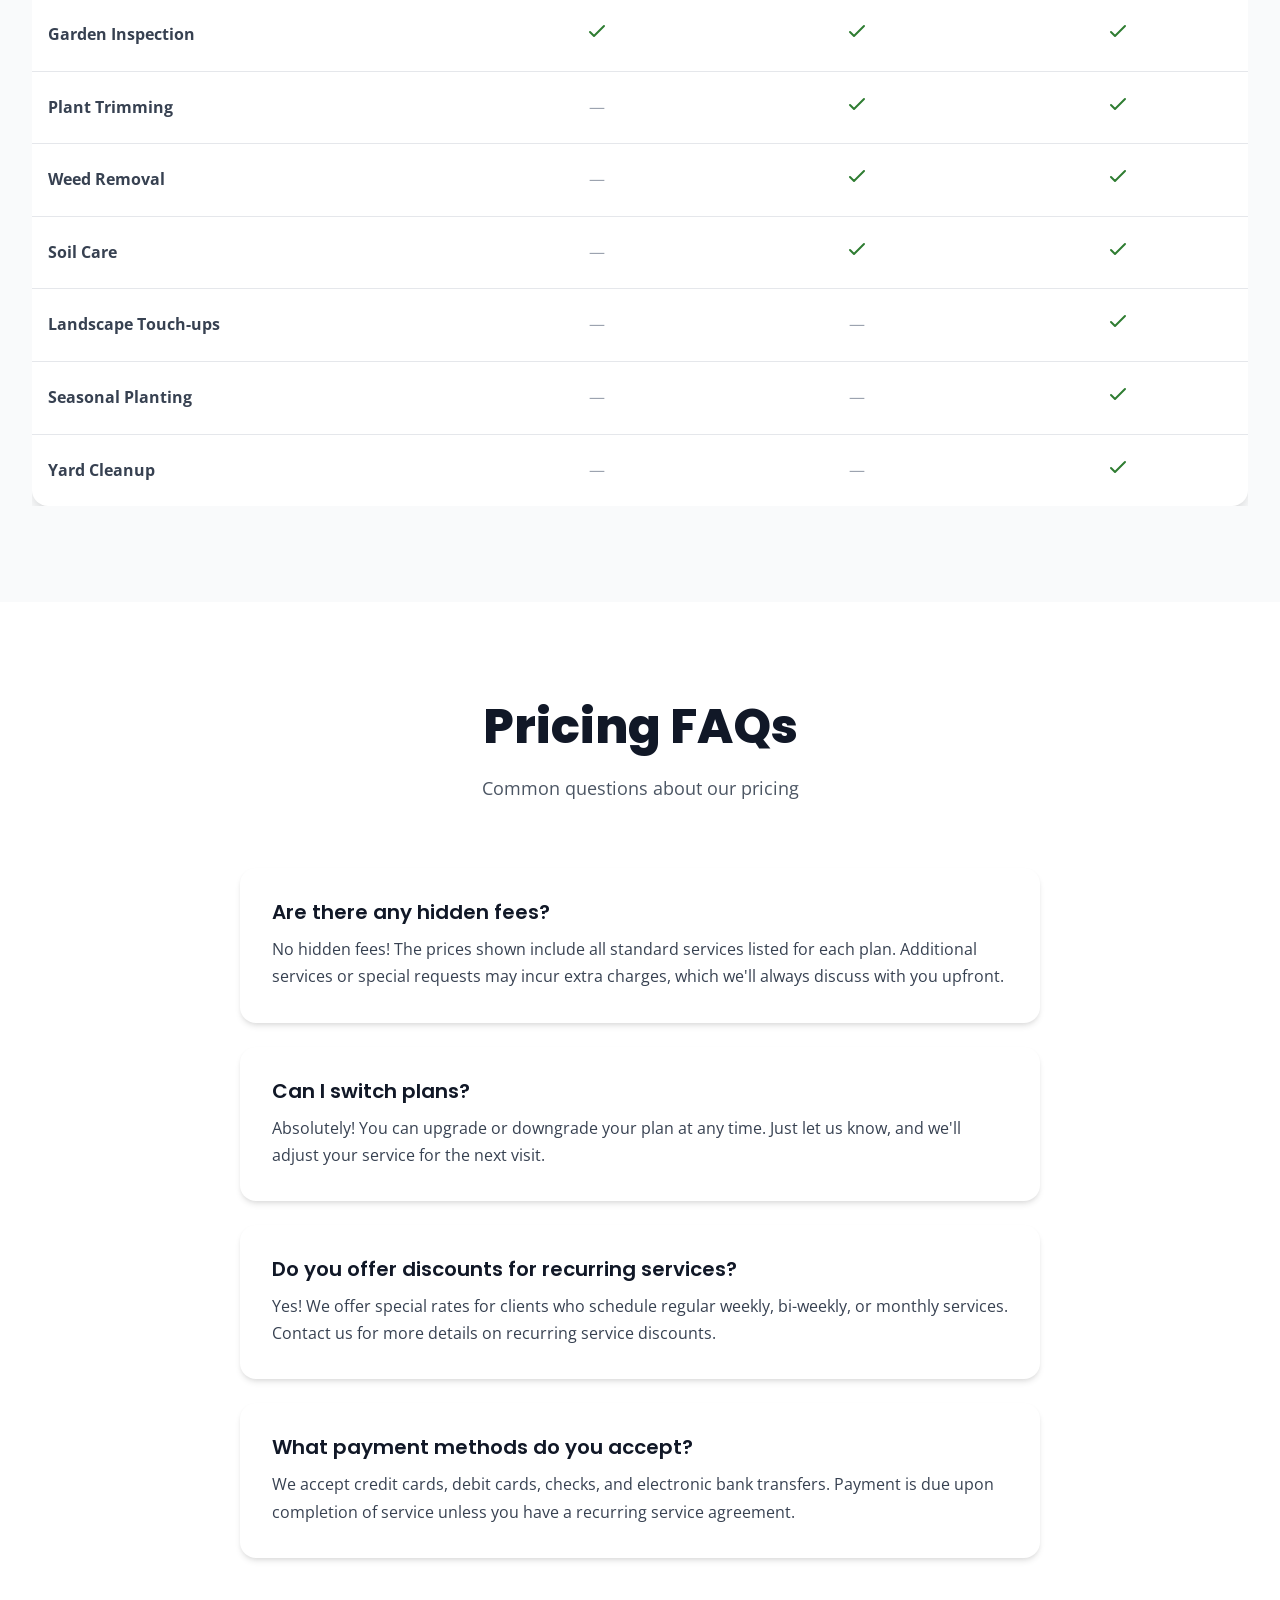
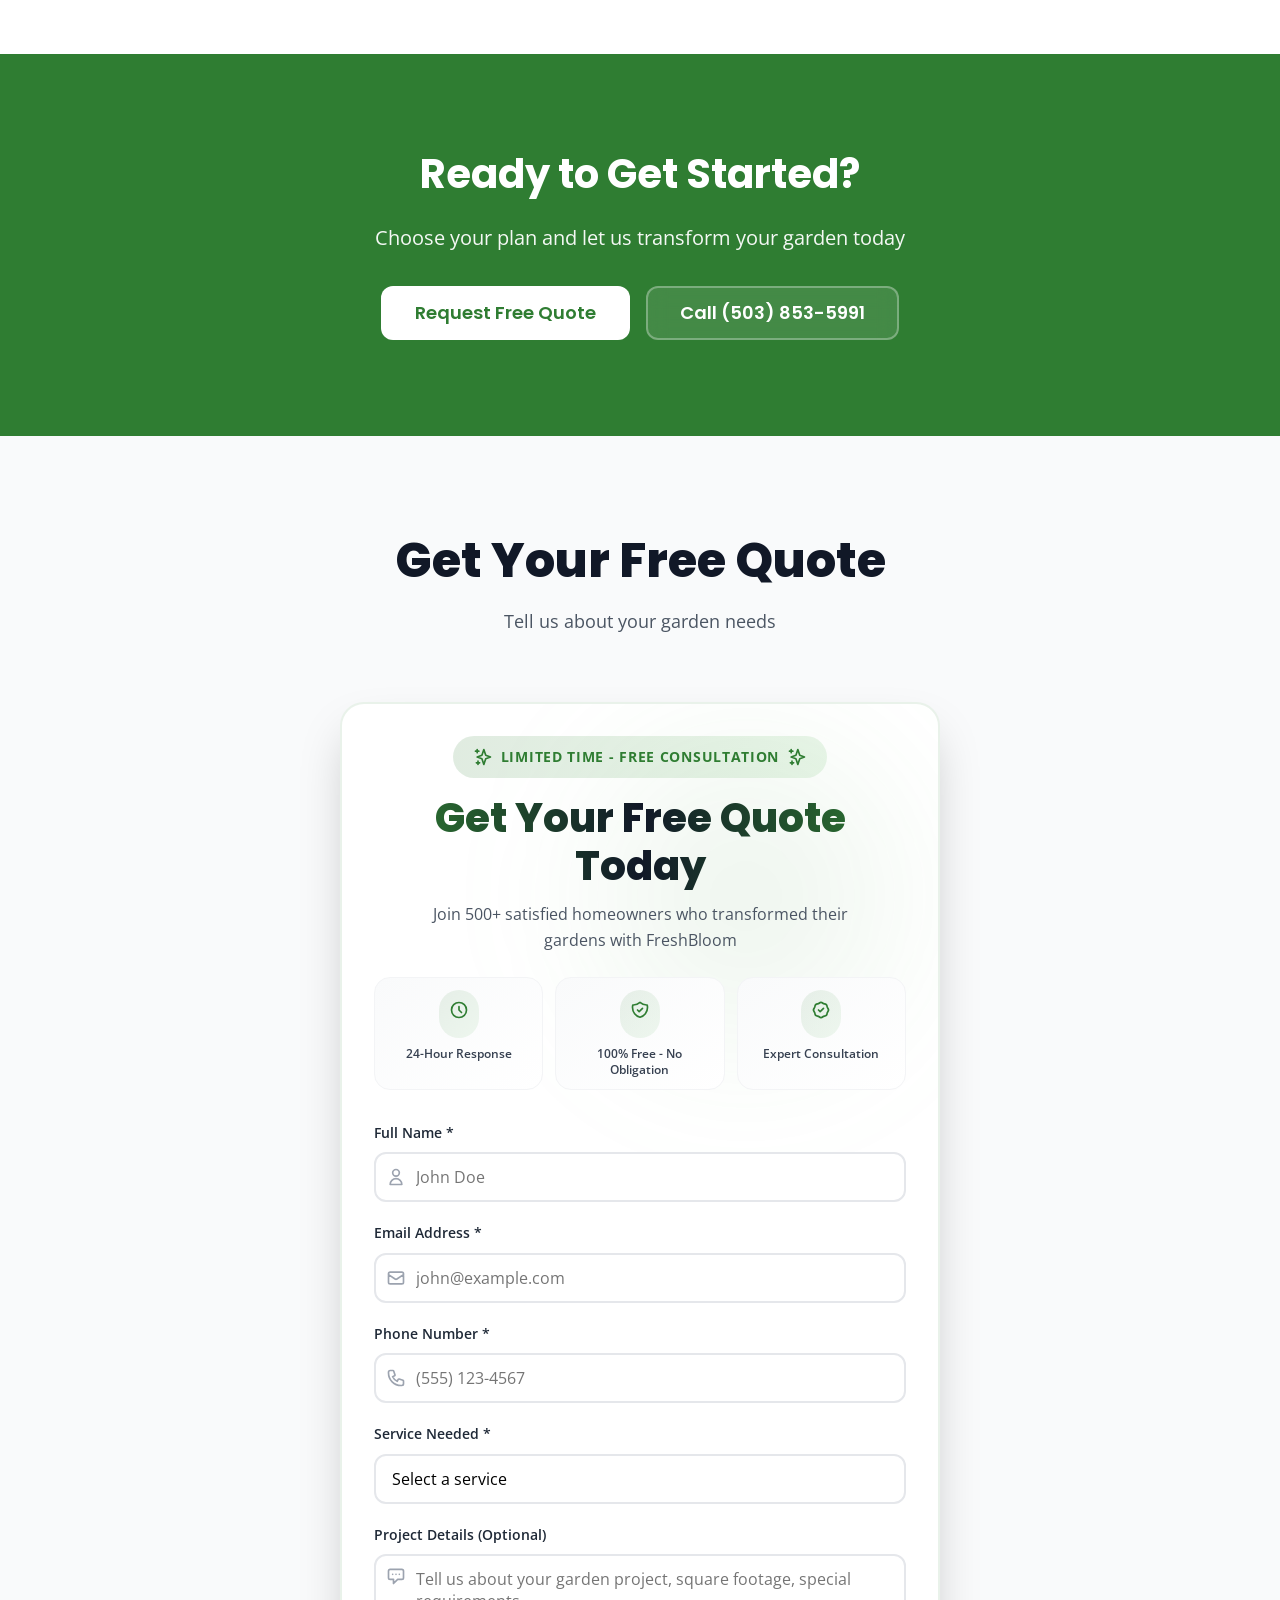
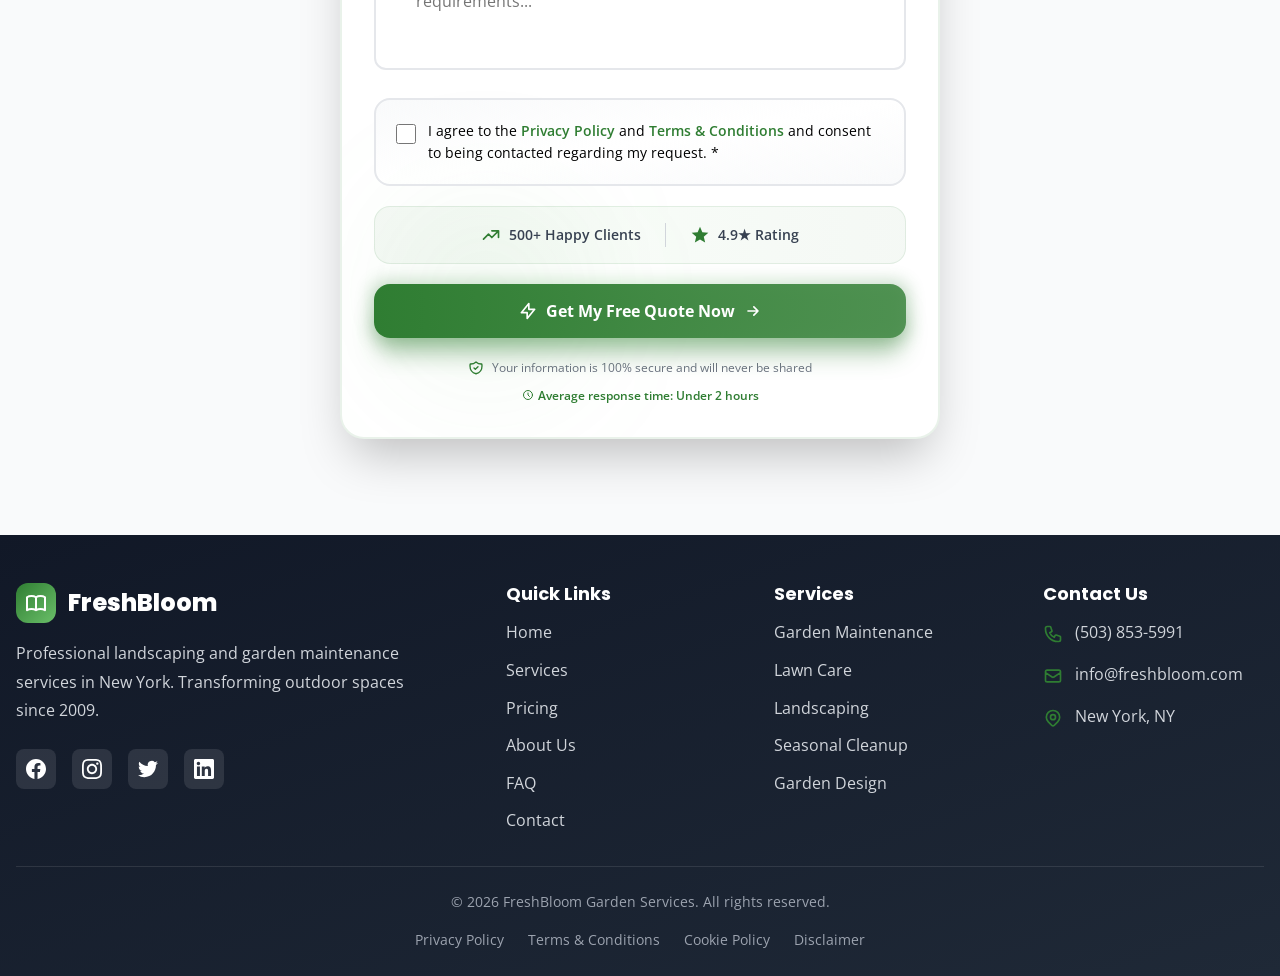
<file: pricing.html>
<!DOCTYPE html>
<html lang="en">
<head>
  <meta charset="UTF-8">
  <meta name="viewport" content="width=device-width, initial-scale=1.0">
  <title>Pricing - FreshBloom Garden Services</title>
  <meta name="description" content="Affordable garden care pricing plans from $79 per visit. Choose the perfect plan for your outdoor space.">
  <link rel="stylesheet" href="styles/main.css">
  <link rel="stylesheet" href="styles/components.css">
  <link rel="stylesheet" href="styles/animations.css">
  <link rel="preconnect" href="https://fonts.googleapis.com">
  <link rel="preconnect" href="https://fonts.gstatic.com" crossorigin>
  <link href="https://fonts.googleapis.com/css2?family=Poppins:wght@400;500;600;700;800&family=Open+Sans:wght@400;500;600&display=swap" rel="stylesheet">
  <style>
    .pricing-card {
      background: white;
      border-radius: var(--radius-2xl);
      padding: 2.5rem 2rem;
      box-shadow: var(--shadow-xl);
      border: 2px solid var(--color-gray-200);
      transition: all 0.3s ease;
      position: relative;
      overflow: hidden;
    }
    .pricing-card:hover {
      transform: translateY(-0.5rem);
      box-shadow: var(--shadow-2xl);
      border-color: var(--color-primary);
    }
    .pricing-card.featured {
      border-color: var(--color-primary);
      box-shadow: 0 20px 60px rgba(47, 125, 50, 0.2);
      transform: scale(1.05);
    }
    .pricing-card.featured:hover {
      transform: scale(1.05) translateY(-0.5rem);
    }
    .pricing-badge {
      position: absolute;
      top: 1rem;
      right: 1rem;
      background: var(--color-primary);
      color: white;
      padding: 0.5rem 1rem;
      border-radius: var(--radius-full);
      font-size: 0.75rem;
      font-weight: 600;
      text-transform: uppercase;
      letter-spacing: 0.05em;
    }
    .pricing-name {
      font-size: 1.5rem;
      font-weight: 700;
      margin-bottom: 1rem;
      color: var(--color-gray-900);
    }
    .pricing-price {
      font-size: 3.5rem;
      font-weight: 800;
      background: linear-gradient(135deg, var(--color-primary), var(--color-secondary));
      -webkit-background-clip: text;
      -webkit-text-fill-color: transparent;
      background-clip: text;
      margin-bottom: 0.5rem;
      line-height: 1;
    }
    .pricing-period {
      color: var(--color-gray-600);
      font-size: 1rem;
      margin-bottom: 2rem;
      display: block;
    }
    .pricing-features {
      list-style: none;
      padding: 0;
      margin: 0 0 2rem 0;
    }
    .pricing-feature {
      display: flex;
      align-items: flex-start;
      gap: 0.75rem;
      padding: 0.75rem 0;
      color: var(--color-gray-700);
      font-size: 1rem;
    }
    .pricing-feature svg {
      width: 1.25rem;
      height: 1.25rem;
      color: var(--color-primary);
      flex-shrink: 0;
      margin-top: 0.125rem;
    }
    .compare-table {
      width: 100%;
      border-collapse: collapse;
      background: white;
      border-radius: var(--radius-xl);
      overflow: hidden;
      box-shadow: var(--shadow-lg);
    }
    .compare-table th {
      background: var(--color-primary);
      color: white;
      padding: 1.25rem 1rem;
      text-align: left;
      font-weight: 600;
    }
    .compare-table td {
      padding: 1.25rem 1rem;
      border-bottom: 1px solid var(--color-gray-200);
    }
    .compare-table tr:last-child td {
      border-bottom: none;
    }
    .compare-table tbody tr:hover {
      background: rgba(47, 125, 50, 0.05);
    }
    .check-icon {
      color: var(--color-primary);
    }
  </style>
</head>
<body>
  <!-- Header -->
  <header id="main-header"></header>

  <!-- Main Content -->
  <main>
    <!-- Hero Section -->
    <section class="section bg-primary" style="padding: 4rem 0;">
      <div class="container text-center" style="color: white;">
        <div class="section-badge" style="display: inline-flex; margin-bottom: 1.5rem; background: rgba(255, 255, 255, 0.2); color: white;">
          <svg class="icon-sm" fill="currentColor" viewBox="0 0 24 24">
            <path d="M12 17.27L18.18 21l-1.64-7.03L22 9.24l-7.19-.61L12 2 9.19 8.63 2 9.24l5.46 4.73L5.82 21z"></path>
          </svg>
          <span>Pricing Plans</span>
        </div>
        <h1 style="font-size: 3rem; margin-bottom: 1.5rem; color: white;">Simple, Transparent Pricing</h1>
        <p style="font-size: 1.25rem; max-width: 800px; margin: 0 auto; color: rgba(255, 255, 255, 0.95);">
          Choose the perfect plan for your garden. No hidden fees, just quality service.
        </p>
      </div>
    </section>

    <!-- Pricing Cards Section -->
    <section class="section">
      <div class="container">
        <div style="display: grid; grid-template-columns: repeat(auto-fit, minmax(300px, 1fr)); gap: 2rem; max-width: 1200px; margin: 0 auto;">
          
          <!-- Basic Plan -->
          <div class="pricing-card scroll-reveal">
            <h3 class="pricing-name">Basic Garden Care</h3>
            <div class="pricing-price">$79</div>
            <span class="pricing-period">per visit</span>
            <ul class="pricing-features">
              <li class="pricing-feature">
                <svg fill="none" stroke="currentColor" viewBox="0 0 24 24">
                  <path stroke-linecap="round" stroke-linejoin="round" stroke-width="2" d="M5 13l4 4L19 7"></path>
                </svg>
                <span>Lawn mowing</span>
              </li>
              <li class="pricing-feature">
                <svg fill="none" stroke="currentColor" viewBox="0 0 24 24">
                  <path stroke-linecap="round" stroke-linejoin="round" stroke-width="2" d="M5 13l4 4L19 7"></path>
                </svg>
                <span>Hedge trimming</span>
              </li>
              <li class="pricing-feature">
                <svg fill="none" stroke="currentColor" viewBox="0 0 24 24">
                  <path stroke-linecap="round" stroke-linejoin="round" stroke-width="2" d="M5 13l4 4L19 7"></path>
                </svg>
                <span>Garden inspection</span>
              </li>
            </ul>
            <button class="btn btn-outline btn-block" onclick="scrollToQuoteForm()">Get Started</button>
          </div>

          <!-- Standard Plan (Featured) -->
          <div class="pricing-card featured scroll-reveal">
            <div class="pricing-badge">Most Popular</div>
            <h3 class="pricing-name">Standard Maintenance</h3>
            <div class="pricing-price">$149</div>
            <span class="pricing-period">per visit</span>
            <ul class="pricing-features">
              <li class="pricing-feature">
                <svg fill="none" stroke="currentColor" viewBox="0 0 24 24">
                  <path stroke-linecap="round" stroke-linejoin="round" stroke-width="2" d="M5 13l4 4L19 7"></path>
                </svg>
                <span>Lawn mowing</span>
              </li>
              <li class="pricing-feature">
                <svg fill="none" stroke="currentColor" viewBox="0 0 24 24">
                  <path stroke-linecap="round" stroke-linejoin="round" stroke-width="2" d="M5 13l4 4L19 7"></path>
                </svg>
                <span>Plant trimming</span>
              </li>
              <li class="pricing-feature">
                <svg fill="none" stroke="currentColor" viewBox="0 0 24 24">
                  <path stroke-linecap="round" stroke-linejoin="round" stroke-width="2" d="M5 13l4 4L19 7"></path>
                </svg>
                <span>Weed removal</span>
              </li>
              <li class="pricing-feature">
                <svg fill="none" stroke="currentColor" viewBox="0 0 24 24">
                  <path stroke-linecap="round" stroke-linejoin="round" stroke-width="2" d="M5 13l4 4L19 7"></path>
                </svg>
                <span>Soil care</span>
              </li>
            </ul>
            <button class="btn btn-primary btn-block" onclick="scrollToQuoteForm()">Get Started</button>
          </div>

          <!-- Premium Plan -->
          <div class="pricing-card scroll-reveal">
            <h3 class="pricing-name">Complete Garden Care</h3>
            <div class="pricing-price">$249</div>
            <span class="pricing-period">per visit</span>
            <ul class="pricing-features">
              <li class="pricing-feature">
                <svg fill="none" stroke="currentColor" viewBox="0 0 24 24">
                  <path stroke-linecap="round" stroke-linejoin="round" stroke-width="2" d="M5 13l4 4L19 7"></path>
                </svg>
                <span>Full garden maintenance</span>
              </li>
              <li class="pricing-feature">
                <svg fill="none" stroke="currentColor" viewBox="0 0 24 24">
                  <path stroke-linecap="round" stroke-linejoin="round" stroke-width="2" d="M5 13l4 4L19 7"></path>
                </svg>
                <span>Landscape touch-ups</span>
              </li>
              <li class="pricing-feature">
                <svg fill="none" stroke="currentColor" viewBox="0 0 24 24">
                  <path stroke-linecap="round" stroke-linejoin="round" stroke-width="2" d="M5 13l4 4L19 7"></path>
                </svg>
                <span>Seasonal planting</span>
              </li>
              <li class="pricing-feature">
                <svg fill="none" stroke="currentColor" viewBox="0 0 24 24">
                  <path stroke-linecap="round" stroke-linejoin="round" stroke-width="2" d="M5 13l4 4L19 7"></path>
                </svg>
                <span>Yard cleanup</span>
              </li>
            </ul>
            <button class="btn btn-outline btn-block" onclick="scrollToQuoteForm()">Get Started</button>
          </div>

        </div>
      </div>
    </section>

    <!-- Comparison Table Section -->
    <section class="section bg-gray-light">
      <div class="container">
        <div class="section-header">
          <h2 class="section-title">Compare Plans</h2>
          <p class="section-description">See what's included in each service tier</p>
        </div>
        <div style="overflow-x: auto;">
          <table class="compare-table scroll-reveal">
            <thead>
              <tr>
                <th style="min-width: 250px;">Service Feature</th>
                <th style="text-align: center; min-width: 150px;">Basic<br><span style="font-weight: 400; font-size: 0.875rem;">$79/visit</span></th>
                <th style="text-align: center; min-width: 150px; background: var(--color-secondary);">Standard<br><span style="font-weight: 400; font-size: 0.875rem;">$149/visit</span></th>
                <th style="text-align: center; min-width: 150px;">Complete<br><span style="font-weight: 400; font-size: 0.875rem;">$249/visit</span></th>
              </tr>
            </thead>
            <tbody>
              <tr>
                <td><strong>Lawn Mowing</strong></td>
                <td style="text-align: center;"><svg class="check-icon" style="width: 1.5rem; height: 1.5rem; margin: 0 auto;" fill="none" stroke="currentColor" viewBox="0 0 24 24"><path stroke-linecap="round" stroke-linejoin="round" stroke-width="2" d="M5 13l4 4L19 7"></path></svg></td>
                <td style="text-align: center;"><svg class="check-icon" style="width: 1.5rem; height: 1.5rem; margin: 0 auto;" fill="none" stroke="currentColor" viewBox="0 0 24 24"><path stroke-linecap="round" stroke-linejoin="round" stroke-width="2" d="M5 13l4 4L19 7"></path></svg></td>
                <td style="text-align: center;"><svg class="check-icon" style="width: 1.5rem; height: 1.5rem; margin: 0 auto;" fill="none" stroke="currentColor" viewBox="0 0 24 24"><path stroke-linecap="round" stroke-linejoin="round" stroke-width="2" d="M5 13l4 4L19 7"></path></svg></td>
              </tr>
              <tr>
                <td><strong>Hedge Trimming</strong></td>
                <td style="text-align: center;"><svg class="check-icon" style="width: 1.5rem; height: 1.5rem; margin: 0 auto;" fill="none" stroke="currentColor" viewBox="0 0 24 24"><path stroke-linecap="round" stroke-linejoin="round" stroke-width="2" d="M5 13l4 4L19 7"></path></svg></td>
                <td style="text-align: center;"><svg class="check-icon" style="width: 1.5rem; height: 1.5rem; margin: 0 auto;" fill="none" stroke="currentColor" viewBox="0 0 24 24"><path stroke-linecap="round" stroke-linejoin="round" stroke-width="2" d="M5 13l4 4L19 7"></path></svg></td>
                <td style="text-align: center;"><svg class="check-icon" style="width: 1.5rem; height: 1.5rem; margin: 0 auto;" fill="none" stroke="currentColor" viewBox="0 0 24 24"><path stroke-linecap="round" stroke-linejoin="round" stroke-width="2" d="M5 13l4 4L19 7"></path></svg></td>
              </tr>
              <tr>
                <td><strong>Garden Inspection</strong></td>
                <td style="text-align: center;"><svg class="check-icon" style="width: 1.5rem; height: 1.5rem; margin: 0 auto;" fill="none" stroke="currentColor" viewBox="0 0 24 24"><path stroke-linecap="round" stroke-linejoin="round" stroke-width="2" d="M5 13l4 4L19 7"></path></svg></td>
                <td style="text-align: center;"><svg class="check-icon" style="width: 1.5rem; height: 1.5rem; margin: 0 auto;" fill="none" stroke="currentColor" viewBox="0 0 24 24"><path stroke-linecap="round" stroke-linejoin="round" stroke-width="2" d="M5 13l4 4L19 7"></path></svg></td>
                <td style="text-align: center;"><svg class="check-icon" style="width: 1.5rem; height: 1.5rem; margin: 0 auto;" fill="none" stroke="currentColor" viewBox="0 0 24 24"><path stroke-linecap="round" stroke-linejoin="round" stroke-width="2" d="M5 13l4 4L19 7"></path></svg></td>
              </tr>
              <tr>
                <td><strong>Plant Trimming</strong></td>
                <td style="text-align: center; color: var(--color-gray-400);">—</td>
                <td style="text-align: center;"><svg class="check-icon" style="width: 1.5rem; height: 1.5rem; margin: 0 auto;" fill="none" stroke="currentColor" viewBox="0 0 24 24"><path stroke-linecap="round" stroke-linejoin="round" stroke-width="2" d="M5 13l4 4L19 7"></path></svg></td>
                <td style="text-align: center;"><svg class="check-icon" style="width: 1.5rem; height: 1.5rem; margin: 0 auto;" fill="none" stroke="currentColor" viewBox="0 0 24 24"><path stroke-linecap="round" stroke-linejoin="round" stroke-width="2" d="M5 13l4 4L19 7"></path></svg></td>
              </tr>
              <tr>
                <td><strong>Weed Removal</strong></td>
                <td style="text-align: center; color: var(--color-gray-400);">—</td>
                <td style="text-align: center;"><svg class="check-icon" style="width: 1.5rem; height: 1.5rem; margin: 0 auto;" fill="none" stroke="currentColor" viewBox="0 0 24 24"><path stroke-linecap="round" stroke-linejoin="round" stroke-width="2" d="M5 13l4 4L19 7"></path></svg></td>
                <td style="text-align: center;"><svg class="check-icon" style="width: 1.5rem; height: 1.5rem; margin: 0 auto;" fill="none" stroke="currentColor" viewBox="0 0 24 24"><path stroke-linecap="round" stroke-linejoin="round" stroke-width="2" d="M5 13l4 4L19 7"></path></svg></td>
              </tr>
              <tr>
                <td><strong>Soil Care</strong></td>
                <td style="text-align: center; color: var(--color-gray-400);">—</td>
                <td style="text-align: center;"><svg class="check-icon" style="width: 1.5rem; height: 1.5rem; margin: 0 auto;" fill="none" stroke="currentColor" viewBox="0 0 24 24"><path stroke-linecap="round" stroke-linejoin="round" stroke-width="2" d="M5 13l4 4L19 7"></path></svg></td>
                <td style="text-align: center;"><svg class="check-icon" style="width: 1.5rem; height: 1.5rem; margin: 0 auto;" fill="none" stroke="currentColor" viewBox="0 0 24 24"><path stroke-linecap="round" stroke-linejoin="round" stroke-width="2" d="M5 13l4 4L19 7"></path></svg></td>
              </tr>
              <tr>
                <td><strong>Landscape Touch-ups</strong></td>
                <td style="text-align: center; color: var(--color-gray-400);">—</td>
                <td style="text-align: center; color: var(--color-gray-400);">—</td>
                <td style="text-align: center;"><svg class="check-icon" style="width: 1.5rem; height: 1.5rem; margin: 0 auto;" fill="none" stroke="currentColor" viewBox="0 0 24 24"><path stroke-linecap="round" stroke-linejoin="round" stroke-width="2" d="M5 13l4 4L19 7"></path></svg></td>
              </tr>
              <tr>
                <td><strong>Seasonal Planting</strong></td>
                <td style="text-align: center; color: var(--color-gray-400);">—</td>
                <td style="text-align: center; color: var(--color-gray-400);">—</td>
                <td style="text-align: center;"><svg class="check-icon" style="width: 1.5rem; height: 1.5rem; margin: 0 auto;" fill="none" stroke="currentColor" viewBox="0 0 24 24"><path stroke-linecap="round" stroke-linejoin="round" stroke-width="2" d="M5 13l4 4L19 7"></path></svg></td>
              </tr>
              <tr>
                <td><strong>Yard Cleanup</strong></td>
                <td style="text-align: center; color: var(--color-gray-400);">—</td>
                <td style="text-align: center; color: var(--color-gray-400);">—</td>
                <td style="text-align: center;"><svg class="check-icon" style="width: 1.5rem; height: 1.5rem; margin: 0 auto;" fill="none" stroke="currentColor" viewBox="0 0 24 24"><path stroke-linecap="round" stroke-linejoin="round" stroke-width="2" d="M5 13l4 4L19 7"></path></svg></td>
              </tr>
            </tbody>
          </table>
        </div>
      </div>
    </section>

    <!-- FAQ Section -->
    <section class="section">
      <div class="container">
        <div class="section-header">
          <h2 class="section-title">Pricing FAQs</h2>
          <p class="section-description">Common questions about our pricing</p>
        </div>
        <div style="max-width: 800px; margin: 0 auto;">
          <div class="scroll-reveal" style="background: white; padding: 2rem; border-radius: var(--radius-xl); box-shadow: var(--shadow-md); margin-bottom: 1.5rem;">
            <h3 style="font-size: 1.25rem; font-weight: 600; margin-bottom: 0.75rem; color: var(--color-gray-900);">
              Are there any hidden fees?
            </h3>
            <p style="color: var(--color-gray-700); line-height: 1.7;">
              No hidden fees! The prices shown include all standard services listed for each plan. Additional services or special requests may incur extra charges, which we'll always discuss with you upfront.
            </p>
          </div>
          <div class="scroll-reveal" style="background: white; padding: 2rem; border-radius: var(--radius-xl); box-shadow: var(--shadow-md); margin-bottom: 1.5rem;">
            <h3 style="font-size: 1.25rem; font-weight: 600; margin-bottom: 0.75rem; color: var(--color-gray-900);">
              Can I switch plans?
            </h3>
            <p style="color: var(--color-gray-700); line-height: 1.7;">
              Absolutely! You can upgrade or downgrade your plan at any time. Just let us know, and we'll adjust your service for the next visit.
            </p>
          </div>
          <div class="scroll-reveal" style="background: white; padding: 2rem; border-radius: var(--radius-xl); box-shadow: var(--shadow-md); margin-bottom: 1.5rem;">
            <h3 style="font-size: 1.25rem; font-weight: 600; margin-bottom: 0.75rem; color: var(--color-gray-900);">
              Do you offer discounts for recurring services?
            </h3>
            <p style="color: var(--color-gray-700); line-height: 1.7;">
              Yes! We offer special rates for clients who schedule regular weekly, bi-weekly, or monthly services. Contact us for more details on recurring service discounts.
            </p>
          </div>
          <div class="scroll-reveal" style="background: white; padding: 2rem; border-radius: var(--radius-xl); box-shadow: var(--shadow-md);">
            <h3 style="font-size: 1.25rem; font-weight: 600; margin-bottom: 0.75rem; color: var(--color-gray-900);">
              What payment methods do you accept?
            </h3>
            <p style="color: var(--color-gray-700); line-height: 1.7;">
              We accept credit cards, debit cards, checks, and electronic bank transfers. Payment is due upon completion of service unless you have a recurring service agreement.
            </p>
          </div>
        </div>
      </div>
    </section>

    <!-- CTA Section -->
    <section class="section bg-primary" style="color: white;">
      <div class="container text-center">
        <h2 style="font-size: 2.5rem; margin-bottom: 1.5rem; color: white;">Ready to Get Started?</h2>
        <p style="font-size: 1.25rem; margin-bottom: 2rem; color: rgba(255, 255, 255, 0.95); max-width: 700px; margin-left: auto; margin-right: auto;">
          Choose your plan and let us transform your garden today
        </p>
        <div style="display: flex; flex-wrap: wrap; gap: 1rem; justify-content: center;">
          <button class="btn btn-lg" onclick="scrollToQuoteForm()" style="background: white; color: var(--color-primary);">
            Request Free Quote
          </button>
          <a href="tel:5038535991" class="btn btn-outline btn-lg">Call (503) 853-5991</a>
        </div>
      </div>
    </section>

    <!-- Quote Form Section -->
    <section id="quote-section" class="section bg-gray-light">
      <div class="container">
        <div class="section-header">
          <h2 class="section-title">Get Your Free Quote</h2>
          <p class="section-description">Tell us about your garden needs</p>
        </div>
        <div style="max-width: 600px; margin: 0 auto;">
          <div id="quote-form-container"></div>
        </div>
      </div>
    </section>
  </main>

  <!-- Footer -->
  <footer id="main-footer"></footer>

  <!-- Cookie Banner -->
  <div id="cookie-banner"></div>

  <!-- Scripts -->
  <script src="js/header.js"></script>
  <script src="js/footer.js"></script>
  <script src="js/cookie-banner.js"></script>
  <script src="js/quote-form.js"></script>
  <script src="js/main.js"></script>
  <script>
    function scrollToQuoteForm() {
      document.getElementById('quote-section').scrollIntoView({ behavior: 'smooth' });
    }
  </script>
</body>
</html>
</file>
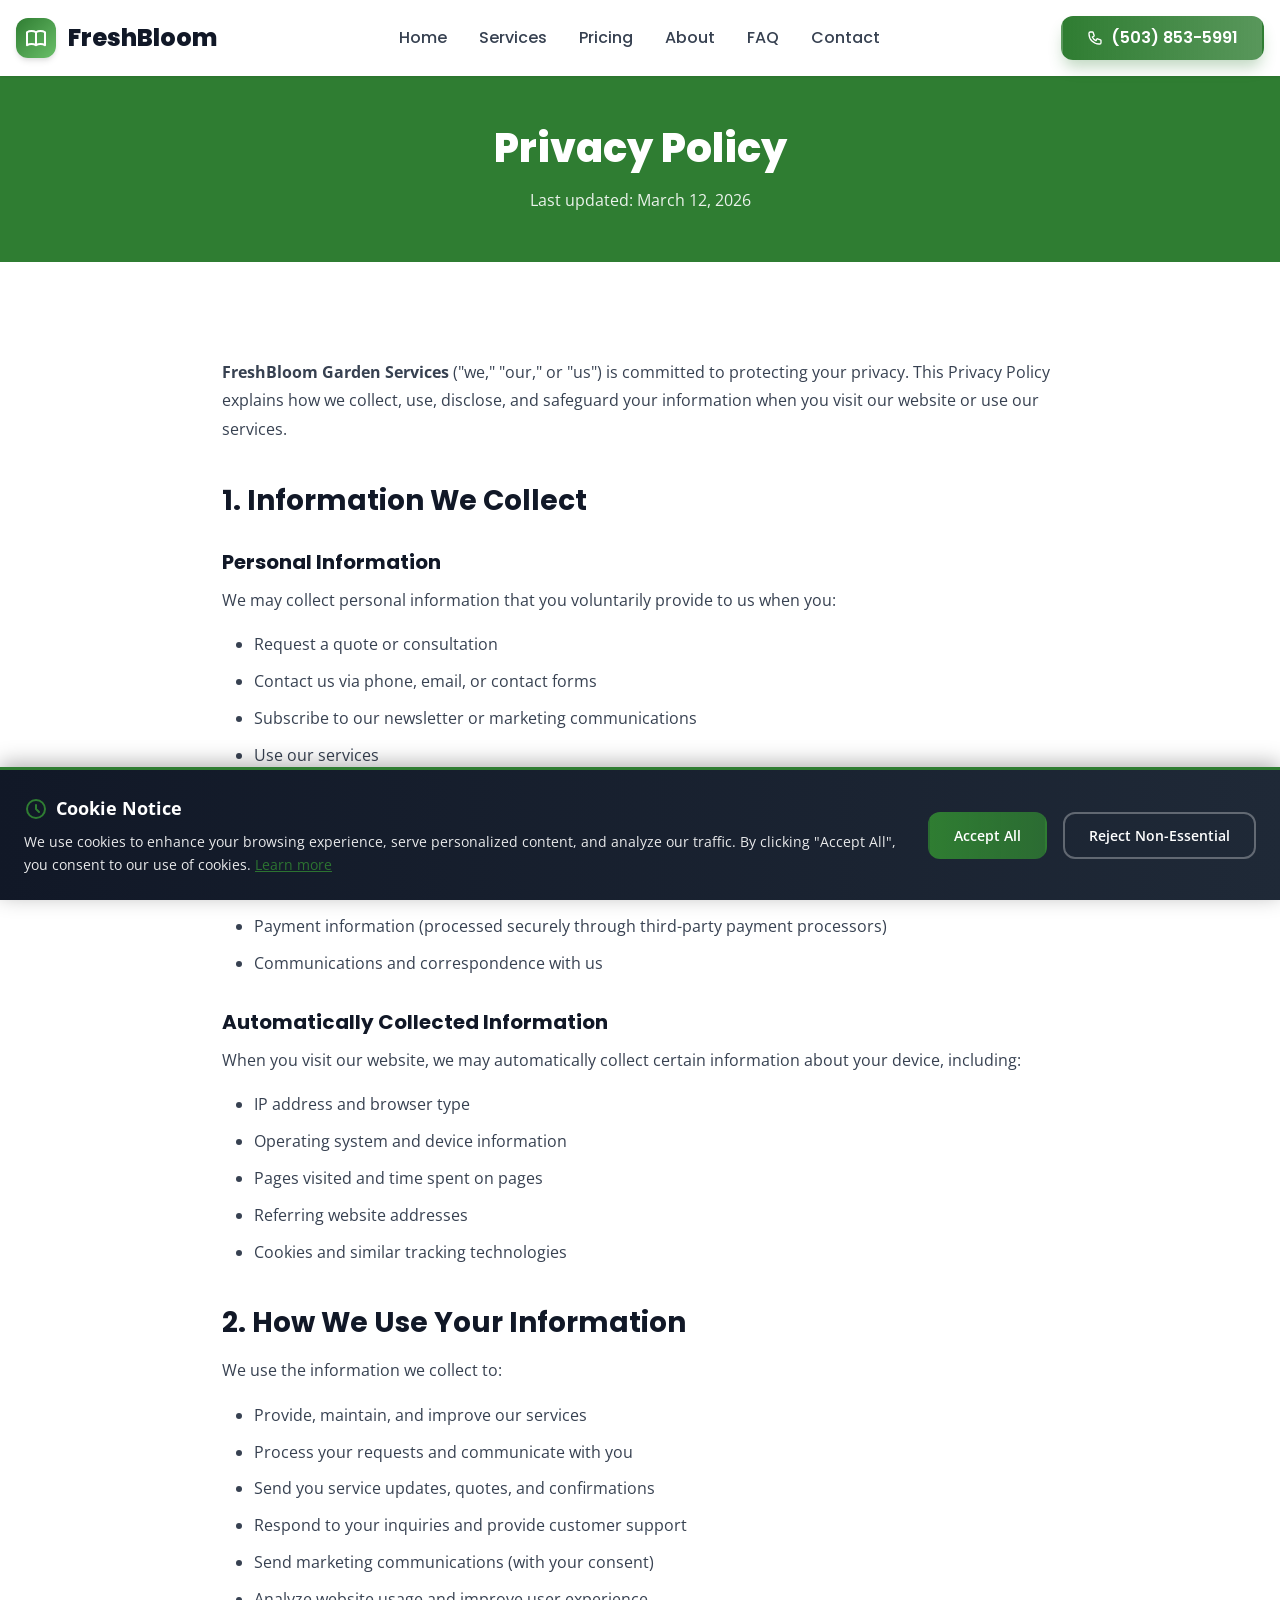
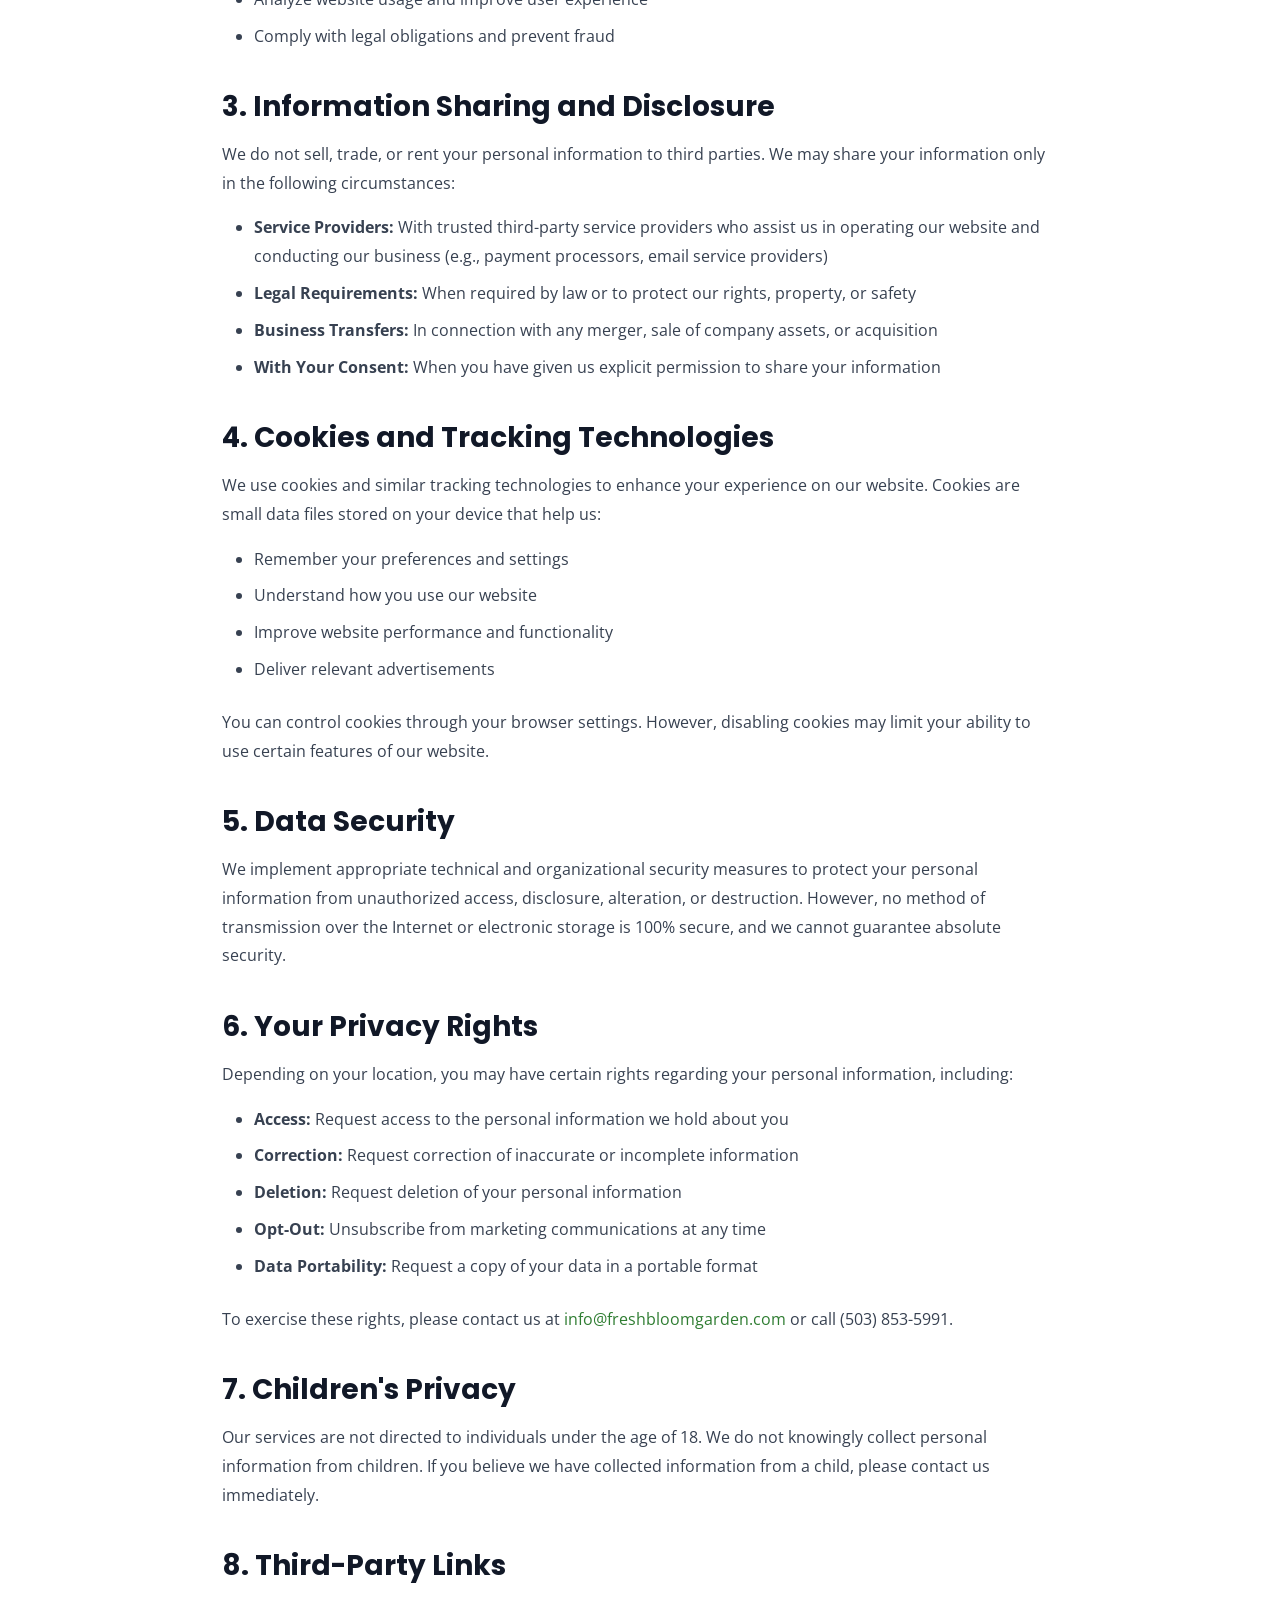
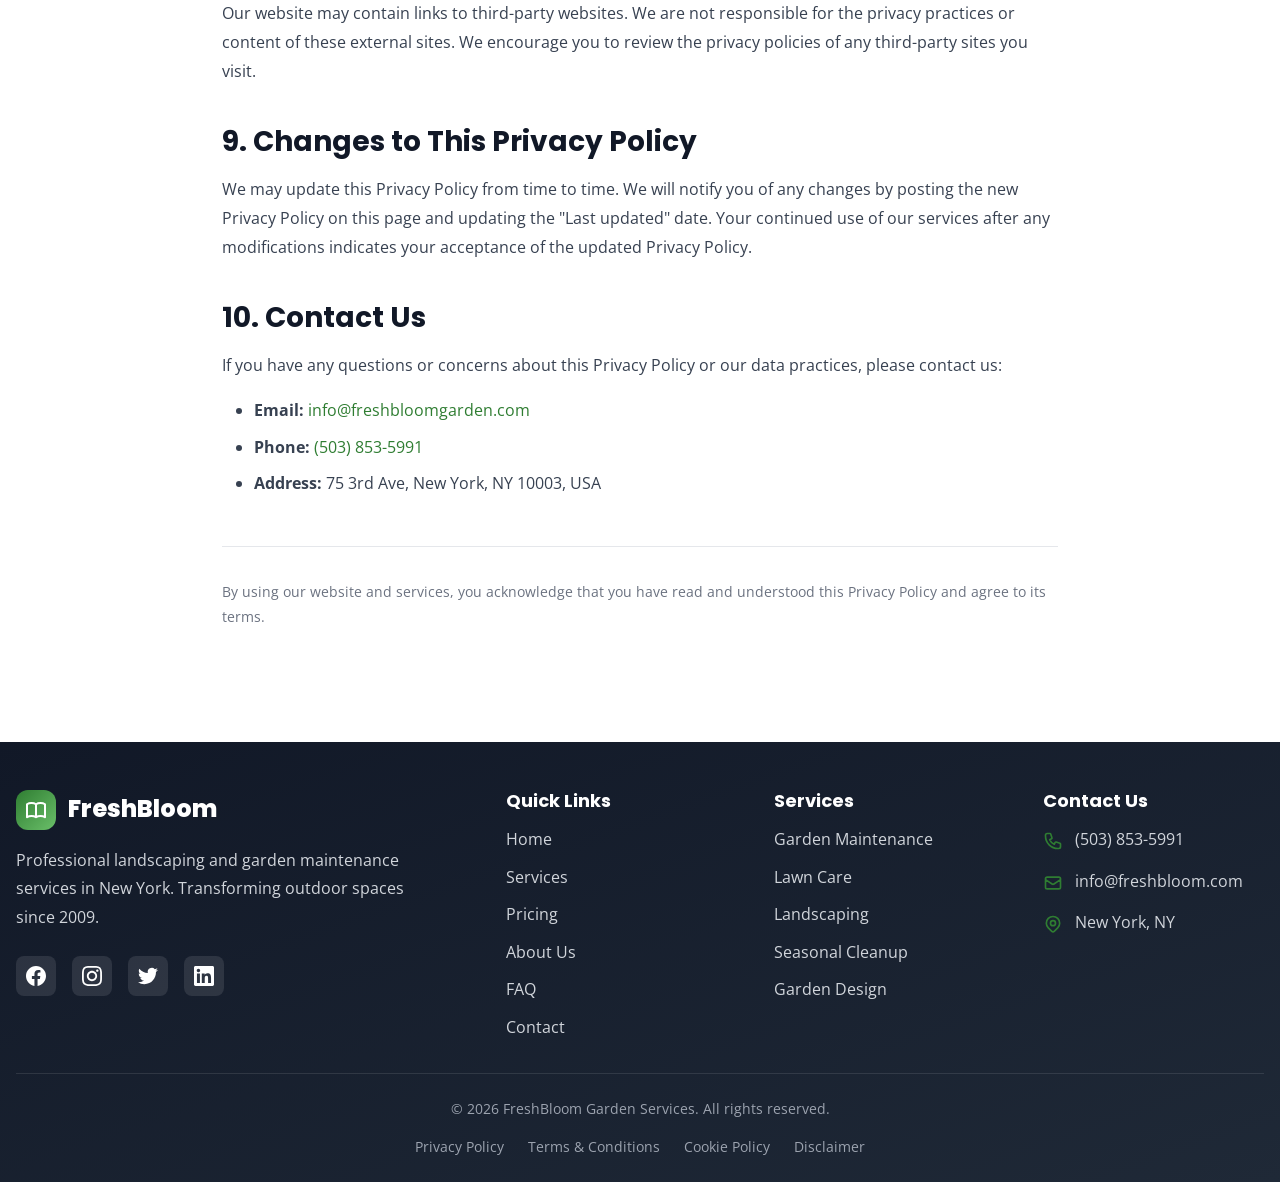
<file: privacy-policy.html>
<!DOCTYPE html>
<html lang="en">
<head>
  <meta charset="UTF-8">
  <meta name="viewport" content="width=device-width, initial-scale=1.0">
  <title>Privacy Policy - FreshBloom Garden Services</title>
  <meta name="description" content="Privacy Policy for FreshBloom Garden Services. Learn how we collect, use, and protect your personal information.">
  <link rel="stylesheet" href="styles/main.css">
  <link rel="stylesheet" href="styles/components.css">
  <link rel="stylesheet" href="styles/animations.css">
  <link rel="preconnect" href="https://fonts.googleapis.com">
  <link rel="preconnect" href="https://fonts.gstatic.com" crossorigin>
  <link href="https://fonts.googleapis.com/css2?family=Poppins:wght@400;500;600;700;800&family=Open+Sans:wght@400;500;600&display=swap" rel="stylesheet">
  <style>
    .legal-content {
      max-width: 900px;
      margin: 0 auto;
      line-height: 1.8;
    }
    .legal-content h2 {
      margin-top: 2.5rem;
      margin-bottom: 1rem;
      font-size: 1.75rem;
    }
    .legal-content h3 {
      margin-top: 2rem;
      margin-bottom: 0.75rem;
      font-size: 1.25rem;
    }
    .legal-content p {
      margin-bottom: 1rem;
      color: var(--color-gray-700);
    }
    .legal-content ul {
      margin-bottom: 1.5rem;
      padding-left: 2rem;
    }
    .legal-content li {
      margin-bottom: 0.5rem;
      color: var(--color-gray-700);
    }
  </style>
</head>
<body>
  <!-- Header -->
  <header id="main-header"></header>

  <!-- Main Content -->
  <main>
    <!-- Hero Section -->
    <section class="section bg-primary" style="padding: 3rem 0;">
      <div class="container text-center" style="color: white;">
        <h1 style="font-size: 2.5rem; margin-bottom: 1rem; color: white;">Privacy Policy</h1>
        <p style="color: rgba(255, 255, 255, 0.9);">Last updated: March 12, 2026</p>
      </div>
    </section>

    <!-- Content Section -->
    <section class="section">
      <div class="container legal-content">
        <p><strong>FreshBloom Garden Services</strong> ("we," "our," or "us") is committed to protecting your privacy. This Privacy Policy explains how we collect, use, disclose, and safeguard your information when you visit our website or use our services.</p>

        <h2>1. Information We Collect</h2>
        
        <h3>Personal Information</h3>
        <p>We may collect personal information that you voluntarily provide to us when you:</p>
        <ul>
          <li>Request a quote or consultation</li>
          <li>Contact us via phone, email, or contact forms</li>
          <li>Subscribe to our newsletter or marketing communications</li>
          <li>Use our services</li>
        </ul>
        <p>This information may include:</p>
        <ul>
          <li>Name and contact information (email address, phone number, mailing address)</li>
          <li>Property information and service preferences</li>
          <li>Payment information (processed securely through third-party payment processors)</li>
          <li>Communications and correspondence with us</li>
        </ul>

        <h3>Automatically Collected Information</h3>
        <p>When you visit our website, we may automatically collect certain information about your device, including:</p>
        <ul>
          <li>IP address and browser type</li>
          <li>Operating system and device information</li>
          <li>Pages visited and time spent on pages</li>
          <li>Referring website addresses</li>
          <li>Cookies and similar tracking technologies</li>
        </ul>

        <h2>2. How We Use Your Information</h2>
        <p>We use the information we collect to:</p>
        <ul>
          <li>Provide, maintain, and improve our services</li>
          <li>Process your requests and communicate with you</li>
          <li>Send you service updates, quotes, and confirmations</li>
          <li>Respond to your inquiries and provide customer support</li>
          <li>Send marketing communications (with your consent)</li>
          <li>Analyze website usage and improve user experience</li>
          <li>Comply with legal obligations and prevent fraud</li>
        </ul>

        <h2>3. Information Sharing and Disclosure</h2>
        <p>We do not sell, trade, or rent your personal information to third parties. We may share your information only in the following circumstances:</p>
        <ul>
          <li><strong>Service Providers:</strong> With trusted third-party service providers who assist us in operating our website and conducting our business (e.g., payment processors, email service providers)</li>
          <li><strong>Legal Requirements:</strong> When required by law or to protect our rights, property, or safety</li>
          <li><strong>Business Transfers:</strong> In connection with any merger, sale of company assets, or acquisition</li>
          <li><strong>With Your Consent:</strong> When you have given us explicit permission to share your information</li>
        </ul>

        <h2>4. Cookies and Tracking Technologies</h2>
        <p>We use cookies and similar tracking technologies to enhance your experience on our website. Cookies are small data files stored on your device that help us:</p>
        <ul>
          <li>Remember your preferences and settings</li>
          <li>Understand how you use our website</li>
          <li>Improve website performance and functionality</li>
          <li>Deliver relevant advertisements</li>
        </ul>
        <p>You can control cookies through your browser settings. However, disabling cookies may limit your ability to use certain features of our website.</p>

        <h2>5. Data Security</h2>
        <p>We implement appropriate technical and organizational security measures to protect your personal information from unauthorized access, disclosure, alteration, or destruction. However, no method of transmission over the Internet or electronic storage is 100% secure, and we cannot guarantee absolute security.</p>

        <h2>6. Your Privacy Rights</h2>
        <p>Depending on your location, you may have certain rights regarding your personal information, including:</p>
        <ul>
          <li><strong>Access:</strong> Request access to the personal information we hold about you</li>
          <li><strong>Correction:</strong> Request correction of inaccurate or incomplete information</li>
          <li><strong>Deletion:</strong> Request deletion of your personal information</li>
          <li><strong>Opt-Out:</strong> Unsubscribe from marketing communications at any time</li>
          <li><strong>Data Portability:</strong> Request a copy of your data in a portable format</li>
        </ul>
        <p>To exercise these rights, please contact us at <a href="mailto:info@freshbloomgarden.com">info@freshbloomgarden.com</a> or call (503) 853-5991.</p>

        <h2>7. Children's Privacy</h2>
        <p>Our services are not directed to individuals under the age of 18. We do not knowingly collect personal information from children. If you believe we have collected information from a child, please contact us immediately.</p>

        <h2>8. Third-Party Links</h2>
        <p>Our website may contain links to third-party websites. We are not responsible for the privacy practices or content of these external sites. We encourage you to review the privacy policies of any third-party sites you visit.</p>

        <h2>9. Changes to This Privacy Policy</h2>
        <p>We may update this Privacy Policy from time to time. We will notify you of any changes by posting the new Privacy Policy on this page and updating the "Last updated" date. Your continued use of our services after any modifications indicates your acceptance of the updated Privacy Policy.</p>

        <h2>10. Contact Us</h2>
        <p>If you have any questions or concerns about this Privacy Policy or our data practices, please contact us:</p>
        <ul>
          <li><strong>Email:</strong> <a href="mailto:info@freshbloomgarden.com">info@freshbloomgarden.com</a></li>
          <li><strong>Phone:</strong> <a href="tel:5038535991">(503) 853-5991</a></li>
          <li><strong>Address:</strong> 75 3rd Ave, New York, NY 10003, USA</li>
        </ul>

        <p style="margin-top: 3rem; padding-top: 2rem; border-top: 1px solid var(--color-gray-200); color: var(--color-gray-500); font-size: 0.875rem;">
          By using our website and services, you acknowledge that you have read and understood this Privacy Policy and agree to its terms.
        </p>
      </div>
    </section>
  </main>

  <!-- Footer -->
  <footer id="main-footer"></footer>

  <!-- Cookie Banner -->
  <div id="cookie-banner"></div>

  <!-- Scripts -->
  <script src="js/header.js"></script>
  <script src="js/footer.js"></script>
  <script src="js/cookie-banner.js"></script>
  <script src="js/main.js"></script>
</body>
</html>
</file>
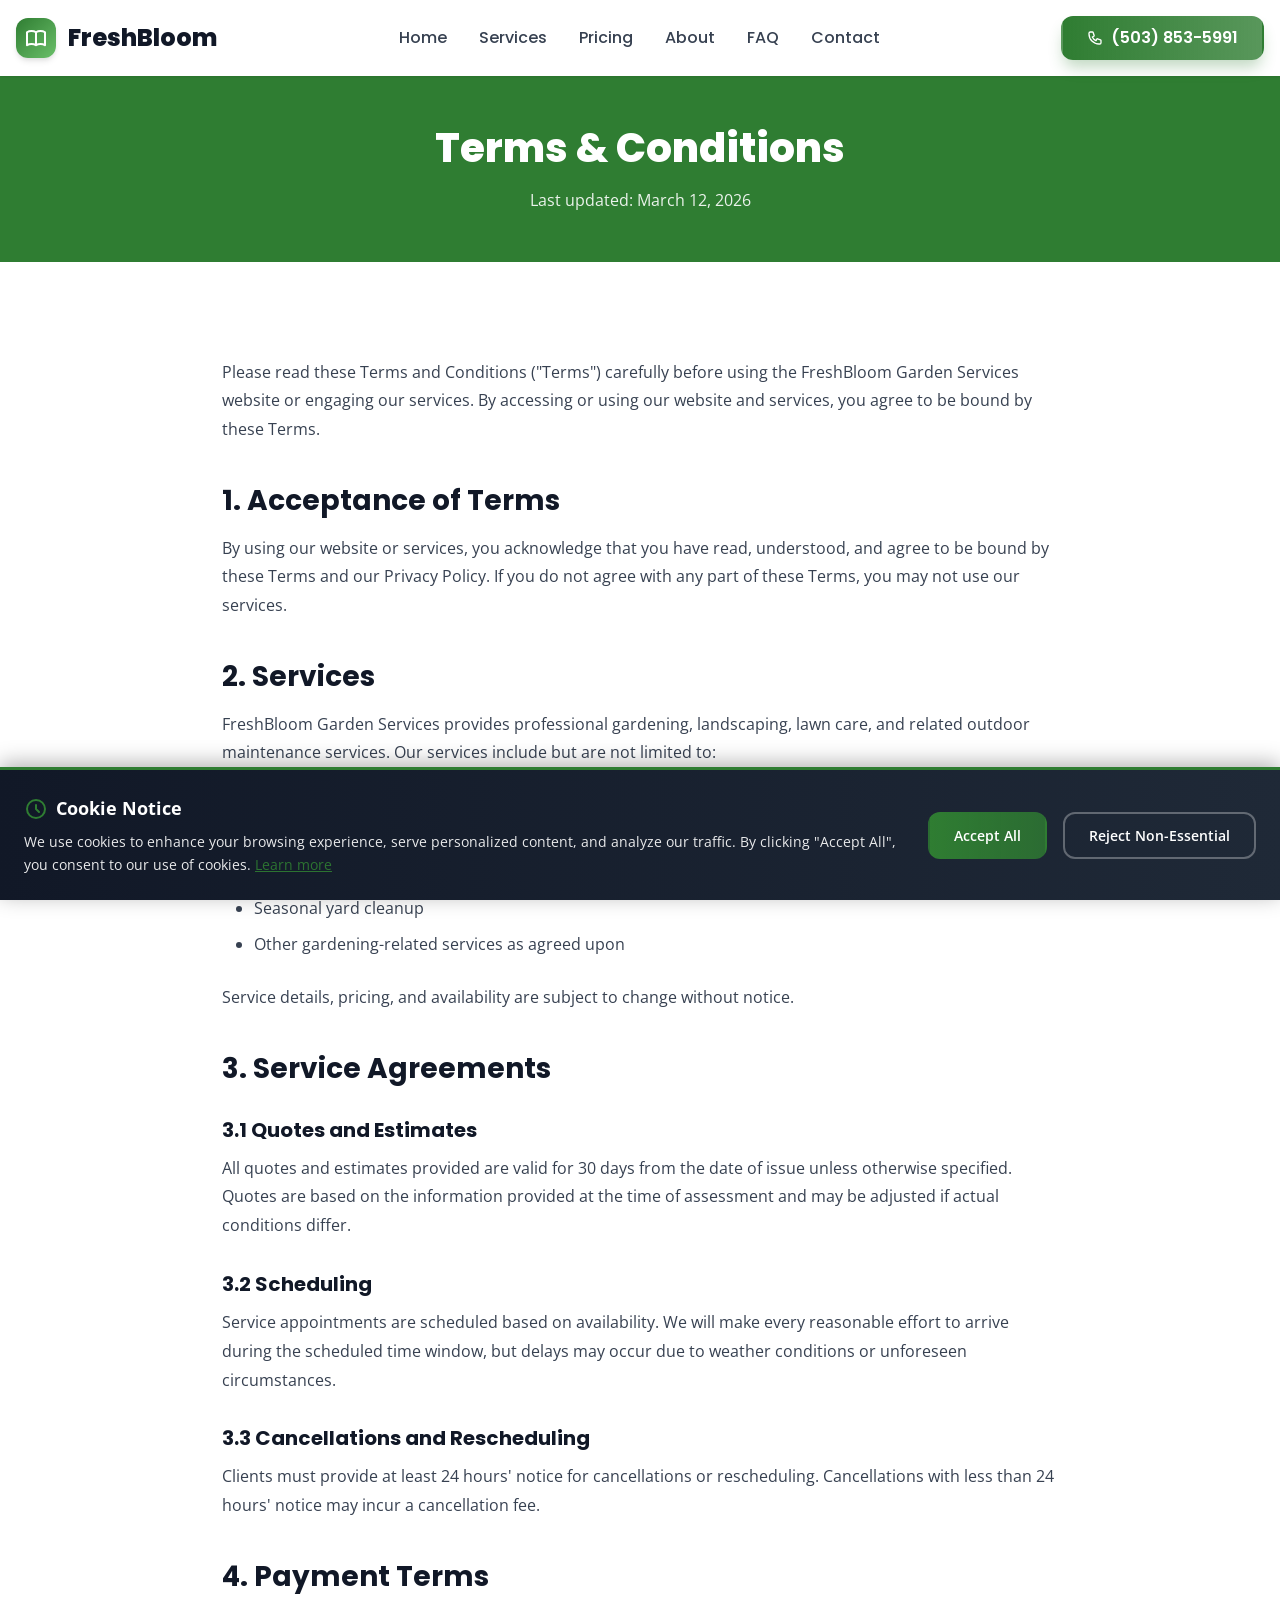
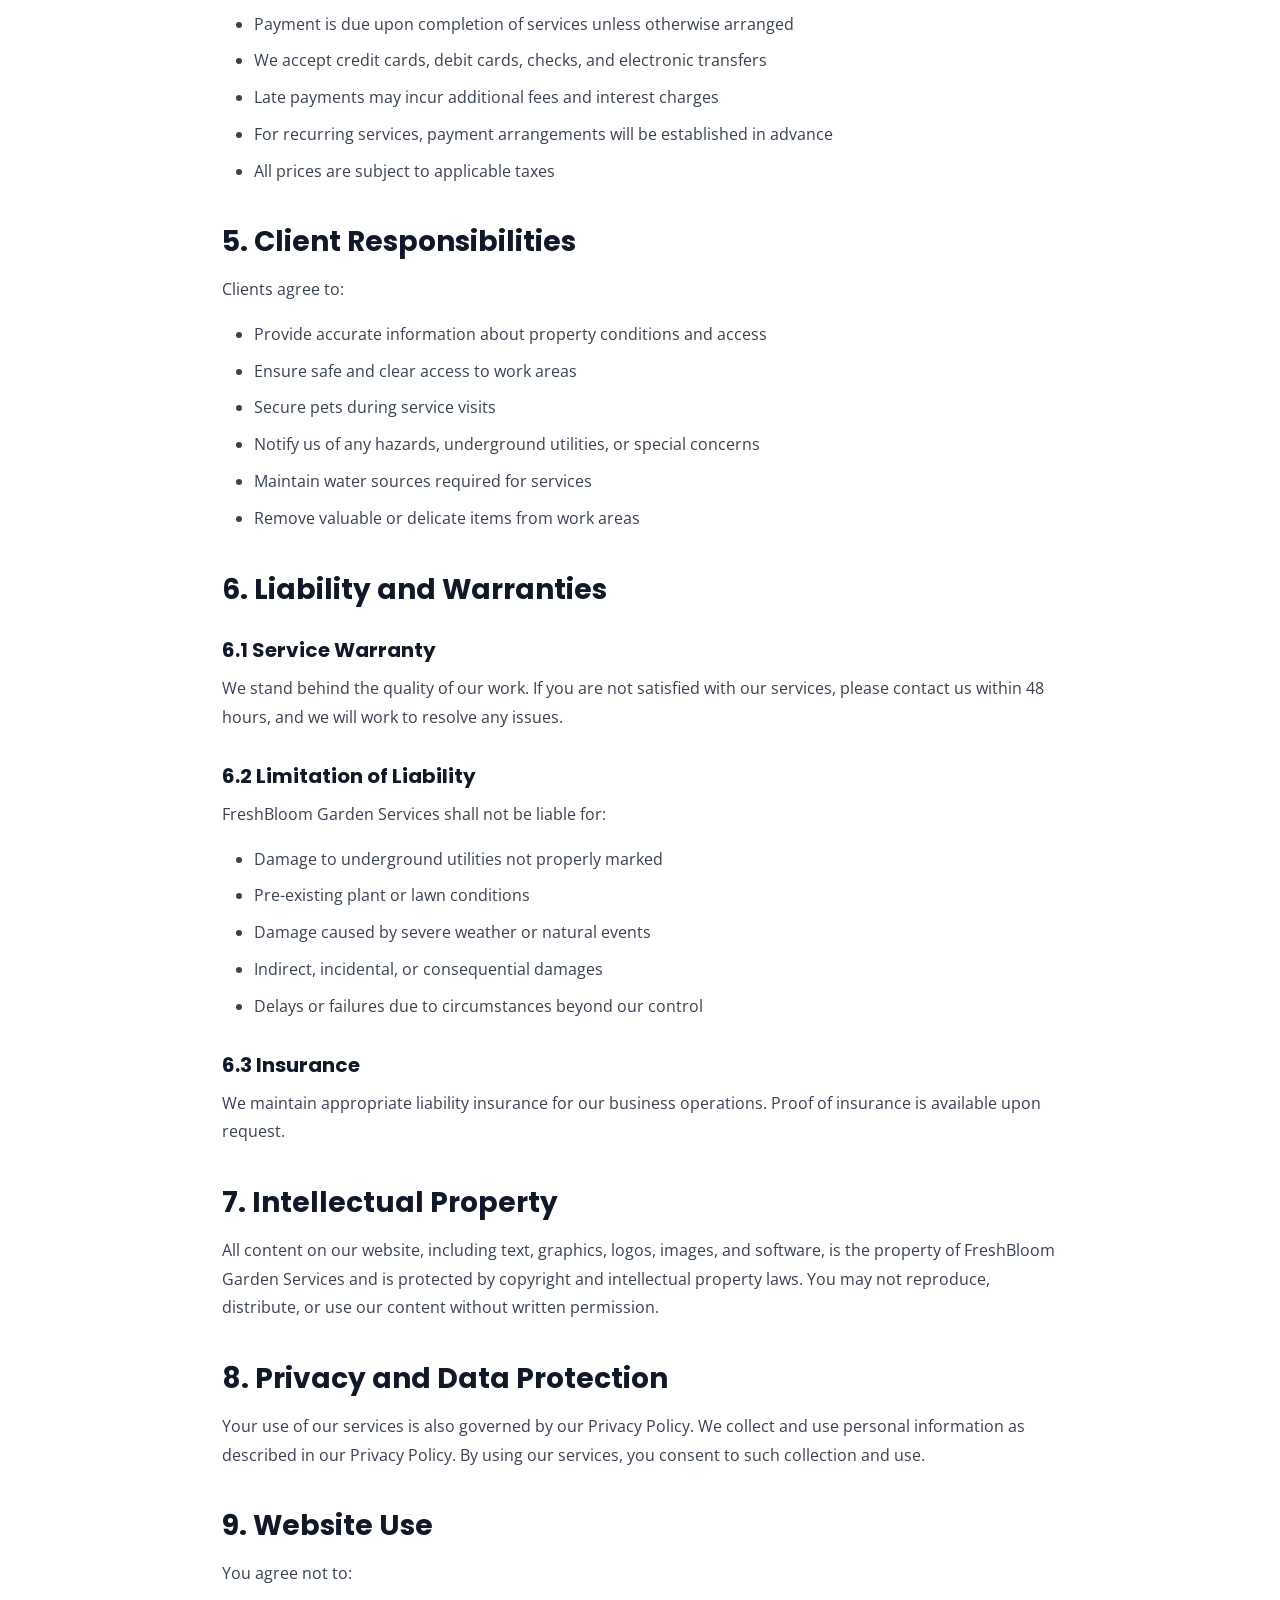
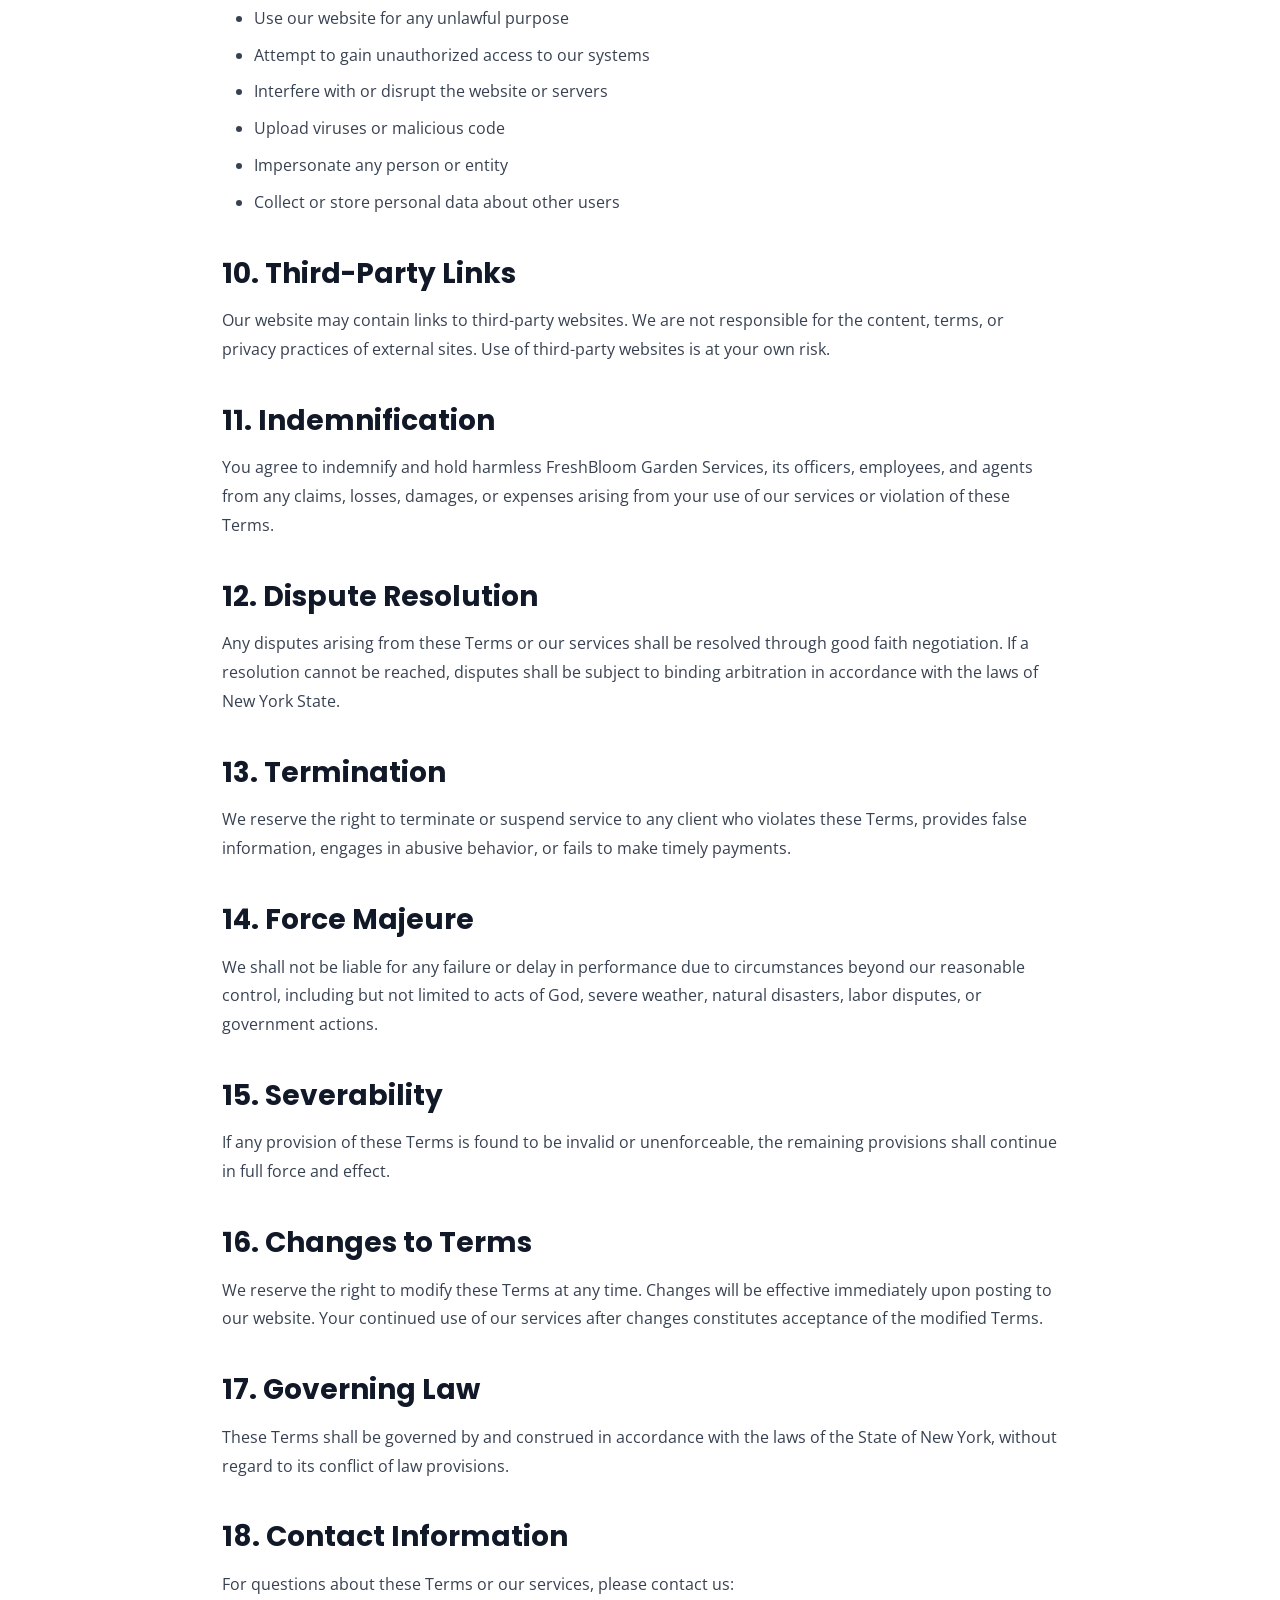
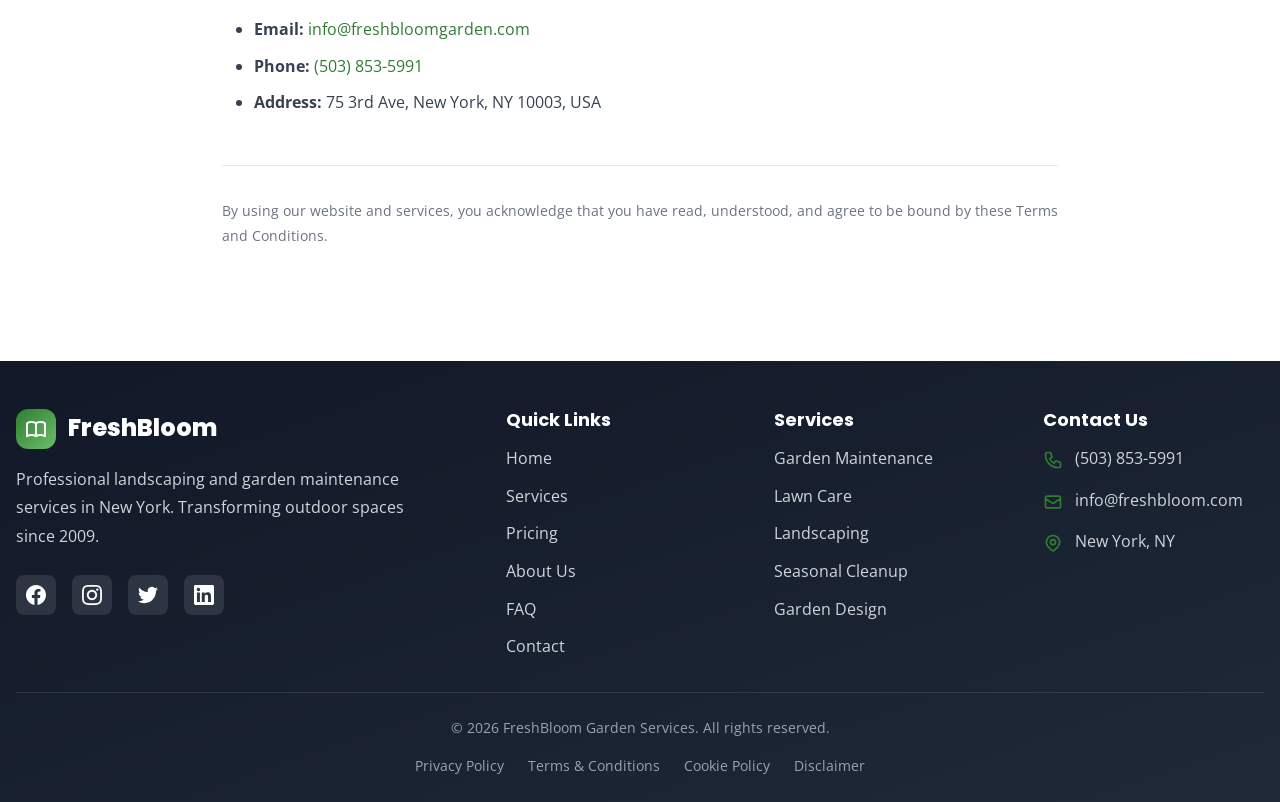
<file: terms-conditions.html>
<!DOCTYPE html>
<html lang="en">
<head>
  <meta charset="UTF-8">
  <meta name="viewport" content="width=device-width, initial-scale=1.0">
  <title>Terms & Conditions - FreshBloom Garden Services</title>
  <meta name="description" content="Terms and Conditions for FreshBloom Garden Services. Read our service agreement and usage terms.">
  <link rel="stylesheet" href="styles/main.css">
  <link rel="stylesheet" href="styles/components.css">
  <link rel="stylesheet" href="styles/animations.css">
  <link rel="preconnect" href="https://fonts.googleapis.com">
  <link rel="preconnect" href="https://fonts.gstatic.com" crossorigin>
  <link href="https://fonts.googleapis.com/css2?family=Poppins:wght@400;500;600;700;800&family=Open+Sans:wght@400;500;600&display=swap" rel="stylesheet">
  <style>
    .legal-content {
      max-width: 900px;
      margin: 0 auto;
      line-height: 1.8;
    }
    .legal-content h2 {
      margin-top: 2.5rem;
      margin-bottom: 1rem;
      font-size: 1.75rem;
    }
    .legal-content h3 {
      margin-top: 2rem;
      margin-bottom: 0.75rem;
      font-size: 1.25rem;
    }
    .legal-content p {
      margin-bottom: 1rem;
      color: var(--color-gray-700);
    }
    .legal-content ul {
      margin-bottom: 1.5rem;
      padding-left: 2rem;
    }
    .legal-content li {
      margin-bottom: 0.5rem;
      color: var(--color-gray-700);
    }
  </style>
</head>
<body>
  <!-- Header -->
  <header id="main-header"></header>

  <!-- Main Content -->
  <main>
    <!-- Hero Section -->
    <section class="section bg-primary" style="padding: 3rem 0;">
      <div class="container text-center" style="color: white;">
        <h1 style="font-size: 2.5rem; margin-bottom: 1rem; color: white;">Terms & Conditions</h1>
        <p style="color: rgba(255, 255, 255, 0.9);">Last updated: March 12, 2026</p>
      </div>
    </section>

    <!-- Content Section -->
    <section class="section">
      <div class="container legal-content">
        <p>Please read these Terms and Conditions ("Terms") carefully before using the FreshBloom Garden Services website or engaging our services. By accessing or using our website and services, you agree to be bound by these Terms.</p>

        <h2>1. Acceptance of Terms</h2>
        <p>By using our website or services, you acknowledge that you have read, understood, and agree to be bound by these Terms and our Privacy Policy. If you do not agree with any part of these Terms, you may not use our services.</p>

        <h2>2. Services</h2>
        <p>FreshBloom Garden Services provides professional gardening, landscaping, lawn care, and related outdoor maintenance services. Our services include but are not limited to:</p>
        <ul>
          <li>Garden maintenance and plant care</li>
          <li>Lawn mowing, edging, and fertilization</li>
          <li>Landscaping design and installation</li>
          <li>Seasonal yard cleanup</li>
          <li>Other gardening-related services as agreed upon</li>
        </ul>
        <p>Service details, pricing, and availability are subject to change without notice.</p>

        <h2>3. Service Agreements</h2>
        
        <h3>3.1 Quotes and Estimates</h3>
        <p>All quotes and estimates provided are valid for 30 days from the date of issue unless otherwise specified. Quotes are based on the information provided at the time of assessment and may be adjusted if actual conditions differ.</p>

        <h3>3.2 Scheduling</h3>
        <p>Service appointments are scheduled based on availability. We will make every reasonable effort to arrive during the scheduled time window, but delays may occur due to weather conditions or unforeseen circumstances.</p>

        <h3>3.3 Cancellations and Rescheduling</h3>
        <p>Clients must provide at least 24 hours' notice for cancellations or rescheduling. Cancellations with less than 24 hours' notice may incur a cancellation fee.</p>

        <h2>4. Payment Terms</h2>
        <ul>
          <li>Payment is due upon completion of services unless otherwise arranged</li>
          <li>We accept credit cards, debit cards, checks, and electronic transfers</li>
          <li>Late payments may incur additional fees and interest charges</li>
          <li>For recurring services, payment arrangements will be established in advance</li>
          <li>All prices are subject to applicable taxes</li>
        </ul>

        <h2>5. Client Responsibilities</h2>
        <p>Clients agree to:</p>
        <ul>
          <li>Provide accurate information about property conditions and access</li>
          <li>Ensure safe and clear access to work areas</li>
          <li>Secure pets during service visits</li>
          <li>Notify us of any hazards, underground utilities, or special concerns</li>
          <li>Maintain water sources required for services</li>
          <li>Remove valuable or delicate items from work areas</li>
        </ul>

        <h2>6. Liability and Warranties</h2>
        
        <h3>6.1 Service Warranty</h3>
        <p>We stand behind the quality of our work. If you are not satisfied with our services, please contact us within 48 hours, and we will work to resolve any issues.</p>

        <h3>6.2 Limitation of Liability</h3>
        <p>FreshBloom Garden Services shall not be liable for:</p>
        <ul>
          <li>Damage to underground utilities not properly marked</li>
          <li>Pre-existing plant or lawn conditions</li>
          <li>Damage caused by severe weather or natural events</li>
          <li>Indirect, incidental, or consequential damages</li>
          <li>Delays or failures due to circumstances beyond our control</li>
        </ul>

        <h3>6.3 Insurance</h3>
        <p>We maintain appropriate liability insurance for our business operations. Proof of insurance is available upon request.</p>

        <h2>7. Intellectual Property</h2>
        <p>All content on our website, including text, graphics, logos, images, and software, is the property of FreshBloom Garden Services and is protected by copyright and intellectual property laws. You may not reproduce, distribute, or use our content without written permission.</p>

        <h2>8. Privacy and Data Protection</h2>
        <p>Your use of our services is also governed by our Privacy Policy. We collect and use personal information as described in our Privacy Policy. By using our services, you consent to such collection and use.</p>

        <h2>9. Website Use</h2>
        <p>You agree not to:</p>
        <ul>
          <li>Use our website for any unlawful purpose</li>
          <li>Attempt to gain unauthorized access to our systems</li>
          <li>Interfere with or disrupt the website or servers</li>
          <li>Upload viruses or malicious code</li>
          <li>Impersonate any person or entity</li>
          <li>Collect or store personal data about other users</li>
        </ul>

        <h2>10. Third-Party Links</h2>
        <p>Our website may contain links to third-party websites. We are not responsible for the content, terms, or privacy practices of external sites. Use of third-party websites is at your own risk.</p>

        <h2>11. Indemnification</h2>
        <p>You agree to indemnify and hold harmless FreshBloom Garden Services, its officers, employees, and agents from any claims, losses, damages, or expenses arising from your use of our services or violation of these Terms.</p>

        <h2>12. Dispute Resolution</h2>
        <p>Any disputes arising from these Terms or our services shall be resolved through good faith negotiation. If a resolution cannot be reached, disputes shall be subject to binding arbitration in accordance with the laws of New York State.</p>

        <h2>13. Termination</h2>
        <p>We reserve the right to terminate or suspend service to any client who violates these Terms, provides false information, engages in abusive behavior, or fails to make timely payments.</p>

        <h2>14. Force Majeure</h2>
        <p>We shall not be liable for any failure or delay in performance due to circumstances beyond our reasonable control, including but not limited to acts of God, severe weather, natural disasters, labor disputes, or government actions.</p>

        <h2>15. Severability</h2>
        <p>If any provision of these Terms is found to be invalid or unenforceable, the remaining provisions shall continue in full force and effect.</p>

        <h2>16. Changes to Terms</h2>
        <p>We reserve the right to modify these Terms at any time. Changes will be effective immediately upon posting to our website. Your continued use of our services after changes constitutes acceptance of the modified Terms.</p>

        <h2>17. Governing Law</h2>
        <p>These Terms shall be governed by and construed in accordance with the laws of the State of New York, without regard to its conflict of law provisions.</p>

        <h2>18. Contact Information</h2>
        <p>For questions about these Terms or our services, please contact us:</p>
        <ul>
          <li><strong>Email:</strong> <a href="mailto:info@freshbloomgarden.com">info@freshbloomgarden.com</a></li>
          <li><strong>Phone:</strong> <a href="tel:5038535991">(503) 853-5991</a></li>
          <li><strong>Address:</strong> 75 3rd Ave, New York, NY 10003, USA</li>
        </ul>

        <p style="margin-top: 3rem; padding-top: 2rem; border-top: 1px solid var(--color-gray-200); color: var(--color-gray-500); font-size: 0.875rem;">
          By using our website and services, you acknowledge that you have read, understood, and agree to be bound by these Terms and Conditions.
        </p>
      </div>
    </section>
  </main>

  <!-- Footer -->
  <footer id="main-footer"></footer>

  <!-- Cookie Banner -->
  <div id="cookie-banner"></div>

  <!-- Scripts -->
  <script src="js/header.js"></script>
  <script src="js/footer.js"></script>
  <script src="js/cookie-banner.js"></script>
  <script src="js/main.js"></script>
</body>
</html>
</file>
<file: styles/main.css>
/* FreshBloom Garden Services - Main Styles */

/* CSS Variables (Theme) */
:root {
  --color-primary: #2F7D32;
  --color-primary-dark: #1B5E20;
  --color-primary-light: #4CAF50;
  --color-secondary: #6ABF69;
  --color-secondary-dark: #4A9F49;
  --color-accent: #8D6E63;
  --color-accent-light: #A1887F;
  
  --color-gray-50: #F9FAFB;
  --color-gray-100: #F3F4F6;
  --color-gray-200: #E5E7EB;
  --color-gray-300: #D1D5DB;
  --color-gray-400: #9CA3AF;
  --color-gray-500: #6B7280;
  --color-gray-600: #4B5563;
  --color-gray-700: #374151;
  --color-gray-800: #1F2937;
  --color-gray-900: #111827;
  
  --color-white: #FFFFFF;
  --color-black: #000000;
  
  --font-primary: 'Poppins', sans-serif;
  --font-secondary: 'Open Sans', sans-serif;
  
  --shadow-sm: 0 1px 2px 0 rgba(0, 0, 0, 0.05);
  --shadow-md: 0 4px 6px -1px rgba(0, 0, 0, 0.1), 0 2px 4px -1px rgba(0, 0, 0, 0.06);
  --shadow-lg: 0 10px 15px -3px rgba(0, 0, 0, 0.1), 0 4px 6px -2px rgba(0, 0, 0, 0.05);
  --shadow-xl: 0 20px 25px -5px rgba(0, 0, 0, 0.1), 0 10px 10px -5px rgba(0, 0, 0, 0.04);
  --shadow-2xl: 0 25px 50px -12px rgba(0, 0, 0, 0.25);
  
  --radius-sm: 0.375rem;
  --radius-md: 0.5rem;
  --radius-lg: 0.75rem;
  --radius-xl: 1rem;
  --radius-2xl: 1.5rem;
  --radius-full: 9999px;
  
  --transition-fast: 150ms;
  --transition-base: 300ms;
  --transition-slow: 500ms;
}

/* Reset & Base Styles */
* {
  margin: 0;
  padding: 0;
  box-sizing: border-box;
}

html {
  scroll-behavior: smooth;
}

body {
  font-family: var(--font-secondary);
  font-size: 16px;
  line-height: 1.6;
  color: var(--color-gray-700);
  background-color: var(--color-white);
  -webkit-font-smoothing: antialiased;
  -moz-osx-font-smoothing: grayscale;
}

h1, h2, h3, h4, h5, h6 {
  font-family: var(--font-primary);
  font-weight: 700;
  line-height: 1.2;
  color: var(--color-gray-900);
}

h1 {
  font-size: 3rem;
  font-weight: 800;
}

h2 {
  font-size: 2.5rem;
}

h3 {
  font-size: 2rem;
}

h4 {
  font-size: 1.5rem;
}

h5 {
  font-size: 1.25rem;
}

h6 {
  font-size: 1rem;
}

a {
  color: var(--color-primary);
  text-decoration: none;
  transition: color var(--transition-base);
}

a:hover {
  color: var(--color-primary-dark);
}

img {
  max-width: 100%;
  height: auto;
  display: block;
}

button {
  font-family: inherit;
  cursor: pointer;
  border: none;
  background: none;
}

input,
textarea,
select {
  font-family: inherit;
  font-size: 1rem;
  border: 1px solid var(--color-gray-300);
  border-radius: var(--radius-md);
  padding: 0.75rem 1rem;
  width: 100%;
  transition: border-color var(--transition-base), box-shadow var(--transition-base);
}

input:focus,
textarea:focus,
select:focus {
  outline: none;
  border-color: var(--color-primary);
  box-shadow: 0 0 0 3px rgba(47, 125, 50, 0.1);
}

/* Layout */
.container {
  width: 100%;
  max-width: 1280px;
  margin: 0 auto;
  padding: 0 1rem;
}

@media (min-width: 640px) {
  .container {
    padding: 0 1.5rem;
  }
}

@media (min-width: 1024px) {
  .container {
    padding: 0 2rem;
  }
}

.section {
  padding: 4rem 0;
}

@media (min-width: 1024px) {
  .section {
    padding: 6rem 0;
  }
}

/* Utilities */
.text-center {
  text-align: center;
}

.text-primary {
  color: var(--color-primary);
}

.text-secondary {
  color: var(--color-secondary);
}

.text-gradient {
  background: linear-gradient(to right, var(--color-primary), var(--color-secondary));
  -webkit-background-clip: text;
  -webkit-text-fill-color: transparent;
  background-clip: text;
}

.bg-gray-light {
  background-color: var(--color-gray-50);
}

.bg-primary {
  background-color: var(--color-primary);
}

.bg-white {
  background-color: var(--color-white);
}

/* Icons */
.icon-sm {
  width: 1rem;
  height: 1rem;
}

.icon-md {
  width: 1.5rem;
  height: 1.5rem;
}

.icon-lg {
  width: 2rem;
  height: 2rem;
}

/* Buttons */
.btn {
  display: inline-flex;
  align-items: center;
  justify-content: center;
  gap: 0.5rem;
  padding: 0.75rem 1.5rem;
  font-family: var(--font-primary);
  font-size: 1rem;
  font-weight: 600;
  line-height: 1;
  border-radius: var(--radius-lg);
  transition: all var(--transition-base);
  cursor: pointer;
  border: 2px solid transparent;
  white-space: nowrap;
}

.btn-primary {
  background: linear-gradient(to right, var(--color-primary), rgba(47, 125, 50, 0.8));
  color: var(--color-white);
  box-shadow: 0 10px 15px -3px rgba(47, 125, 50, 0.3);
}

.btn-primary:hover {
  background: linear-gradient(to right, rgba(47, 125, 50, 0.9), rgba(47, 125, 50, 0.7));
  transform: scale(1.05);
  box-shadow: 0 20px 25px -5px rgba(47, 125, 50, 0.4);
}

.btn-outline {
  background: rgba(255, 255, 255, 0.1);
  backdrop-filter: blur(10px);
  border: 2px solid rgba(255, 255, 255, 0.3);
  color: var(--color-white);
}

.btn-outline:hover {
  background: rgba(255, 255, 255, 0.2);
  transform: scale(1.05);
}

.btn-secondary {
  background-color: var(--color-gray-100);
  color: var(--color-gray-700);
  border: 2px solid var(--color-gray-200);
}

.btn-secondary:hover {
  background-color: var(--color-gray-200);
  border-color: var(--color-gray-300);
}

.btn-lg {
  padding: 1rem 2rem;
  font-size: 1.125rem;
}

.btn-sm {
  padding: 0.5rem 1rem;
  font-size: 0.875rem;
}

/* Hero Section */
.hero-section {
  position: relative;
  min-height: 100vh;
  display: flex;
  align-items: center;
  overflow: hidden;
}

.hero-background {
  position: absolute;
  top: 0;
  left: 0;
  width: 100%;
  height: 100%;
  z-index: 0;
}

.hero-image {
  width: 100%;
  height: 100%;
  object-fit: cover;
}

.hero-overlay {
  position: absolute;
  top: 0;
  left: 0;
  width: 100%;
  height: 100%;
  background: linear-gradient(135deg, rgba(47, 125, 50, 0.85) 0%, rgba(106, 191, 105, 0.75) 50%, rgba(47, 125, 50, 0.85) 100%);
}

.hero-content {
  position: relative;
  z-index: 1;
  width: 100%;
  padding: 2rem 0;
}

.hero-grid {
  display: grid;
  grid-template-columns: 1fr;
  gap: 3rem;
  align-items: center;
}

@media (min-width: 1024px) {
  .hero-grid {
    grid-template-columns: 1fr 1fr;
    gap: 4rem;
  }
}

.hero-text {
  color: var(--color-white);
}

.hero-badge {
  display: inline-flex;
  align-items: center;
  gap: 0.5rem;
  background: rgba(255, 255, 255, 0.15);
  backdrop-filter: blur(10px);
  border: 1px solid rgba(255, 255, 255, 0.2);
  padding: 0.5rem 1.25rem;
  border-radius: var(--radius-full);
  font-size: 0.875rem;
  font-weight: 600;
  margin-bottom: 1.5rem;
  animation: fadeInUp 0.6s ease-out;
}

.hero-title {
  font-size: 2.5rem;
  font-weight: 800;
  line-height: 1.1;
  margin-bottom: 1.5rem;
  animation: fadeInUp 0.6s ease-out 0.2s backwards;
}

@media (min-width: 1024px) {
  .hero-title {
    font-size: 4rem;
  }
}

.hero-description {
  font-size: 1.125rem;
  line-height: 1.8;
  margin-bottom: 2rem;
  opacity: 0.95;
  animation: fadeInUp 0.6s ease-out 0.4s backwards;
}

.hero-buttons {
  display: flex;
  flex-wrap: wrap;
  gap: 1rem;
  margin-bottom: 3rem;
  animation: fadeInUp 0.6s ease-out 0.6s backwards;
}

.hero-stats {
  display: grid;
  grid-template-columns: repeat(auto-fit, minmax(150px, 1fr));
  gap: 2rem;
  animation: fadeInUp 0.6s ease-out 0.8s backwards;
}

.stat-item {
  display: flex;
  align-items: center;
  gap: 1rem;
}

.stat-value {
  font-size: 2rem;
  font-weight: 800;
  font-family: var(--font-primary);
  line-height: 1;
}

.stat-label {
  font-size: 0.875rem;
  opacity: 0.9;
}

.hero-form-wrapper {
  animation: fadeInUp 0.6s ease-out 1s backwards;
}

/* Section Headers */
.section-header {
  text-align: center;
  margin-bottom: 4rem;
  max-width: 800px;
  margin-left: auto;
  margin-right: auto;
}

.section-badge {
  display: inline-flex;
  align-items: center;
  gap: 0.5rem;
  background-color: rgba(47, 125, 50, 0.1);
  color: var(--color-primary);
  padding: 0.5rem 1rem;
  border-radius: var(--radius-full);
  font-size: 0.875rem;
  font-weight: 600;
  margin-bottom: 1rem;
}

.section-title {
  font-size: 2rem;
  font-weight: 800;
  margin-bottom: 1rem;
  color: var(--color-gray-900);
}

@media (min-width: 1024px) {
  .section-title {
    font-size: 3rem;
  }
}

.section-description {
  font-size: 1.125rem;
  color: var(--color-gray-600);
  line-height: 1.8;
}

/* Services Grid */
.services-grid {
  display: grid;
  grid-template-columns: 1fr;
  gap: 2rem;
}

@media (min-width: 768px) {
  .services-grid {
    grid-template-columns: repeat(2, 1fr);
  }
}

@media (min-width: 1024px) {
  .services-grid {
    grid-template-columns: repeat(4, 1fr);
  }
}

.service-card {
  background-color: var(--color-white);
  border-radius: var(--radius-2xl);
  overflow: hidden;
  box-shadow: var(--shadow-lg);
  transition: all var(--transition-base);
  border: 2px solid var(--color-gray-100);
}

.service-card:hover {
  transform: translateY(-0.5rem);
  box-shadow: var(--shadow-2xl);
  border-color: rgba(47, 125, 50, 0.3);
}

.service-image-wrapper {
  position: relative;
  width: 100%;
  height: 200px;
  overflow: hidden;
}

.service-image {
  width: 100%;
  height: 100%;
  object-fit: cover;
  transition: transform var(--transition-slow);
}

.service-card:hover .service-image {
  transform: scale(1.1);
}

.service-content {
  padding: 1.5rem;
}

.service-icon {
  width: 3.5rem;
  height: 3.5rem;
  background: linear-gradient(to bottom right, var(--color-primary), rgba(47, 125, 50, 0.8));
  border-radius: var(--radius-xl);
  display: flex;
  align-items: center;
  justify-content: center;
  margin-bottom: 1rem;
  box-shadow: var(--shadow-lg);
}

.service-icon svg {
  width: 2rem;
  height: 2rem;
  color: var(--color-white);
  stroke-width: 2;
}

.service-title {
  font-size: 1.25rem;
  font-weight: 700;
  margin-bottom: 0.75rem;
  color: var(--color-gray-900);
}

.service-description {
  color: var(--color-gray-600);
  line-height: 1.6;
  margin-bottom: 1rem;
}

.service-link {
  display: inline-flex;
  align-items: center;
  gap: 0.5rem;
  color: var(--color-primary);
  font-weight: 600;
  transition: gap var(--transition-base);
}

.service-link:hover {
  gap: 0.75rem;
}

/* Responsive utilities */
@media (max-width: 768px) {
  h1 {
    font-size: 2rem;
  }
  
  h2 {
    font-size: 1.75rem;
  }
  
  h3 {
    font-size: 1.5rem;
  }
  
  .hero-buttons {
    flex-direction: column;
  }
  
  .btn {
    width: 100%;
  }
}
</file>
<file: styles/components.css>
/* Header Styles */
.header {
  position: sticky;
  top: 0;
  z-index: 1000;
  background-color: var(--color-white);
  box-shadow: var(--shadow-md);
  transition: all var(--transition-base);
}

.header-container {
  display: flex;
  align-items: center;
  justify-content: space-between;
  padding: 1rem;
  max-width: 1280px;
  margin: 0 auto;
}

.header-logo {
  display: flex;
  align-items: center;
  gap: 0.75rem;
  font-family: var(--font-primary);
  font-size: 1.5rem;
  font-weight: 800;
  color: var(--color-gray-900);
  text-decoration: none;
}

.header-logo-icon {
  width: 2.5rem;
  height: 2.5rem;
  background: linear-gradient(to bottom right, var(--color-primary), var(--color-secondary));
  border-radius: var(--radius-lg);
  display: flex;
  align-items: center;
  justify-content: center;
  box-shadow: var(--shadow-md);
}

.header-logo-icon svg {
  width: 1.5rem;
  height: 1.5rem;
  color: var(--color-white);
}

.header-nav {
  display: none;
  align-items: center;
  gap: 2rem;
}

@media (min-width: 768px) {
  .header-nav {
    display: flex;
  }
}

.header-nav-link {
  position: relative;
  font-family: var(--font-primary);
  font-weight: 500;
  color: var(--color-gray-700);
  transition: color var(--transition-base);
  padding: 0.5rem 0;
}

.header-nav-link:hover,
.header-nav-link.active {
  color: var(--color-primary);
}

.header-nav-link::after {
  content: '';
  position: absolute;
  bottom: 0;
  left: 0;
  width: 100%;
  height: 2px;
  background: linear-gradient(to right, var(--color-primary), var(--color-secondary));
  transform: scaleX(0);
  transform-origin: left;
  transition: transform var(--transition-base);
}

.header-nav-link:hover::after,
.header-nav-link.active::after {
  transform: scaleX(1);
}

.header-cta {
  display: none;
}

@media (min-width: 768px) {
  .header-cta {
    display: block;
  }
}

.header-mobile-toggle {
  display: flex;
  align-items: center;
  justify-content: center;
  width: 2.5rem;
  height: 2.5rem;
  border: none;
  background: none;
  cursor: pointer;
}

@media (min-width: 768px) {
  .header-mobile-toggle {
    display: none;
  }
}

.header-mobile-toggle svg {
  width: 1.5rem;
  height: 1.5rem;
  color: var(--color-gray-700);
}

.header-mobile-menu {
  display: none;
  background-color: var(--color-white);
  border-top: 1px solid var(--color-gray-200);
  padding: 1rem;
}

.header-mobile-menu.active {
  display: block;
}

.header-mobile-menu nav {
  display: flex;
  flex-direction: column;
  gap: 1rem;
}

.header-mobile-menu-link {
  padding: 0.75rem 1rem;
  color: var(--color-gray-700);
  font-weight: 500;
  border-radius: var(--radius-md);
  transition: all var(--transition-base);
}

.header-mobile-menu-link:hover,
.header-mobile-menu-link.active {
  background-color: var(--color-gray-100);
  color: var(--color-primary);
}

.header-mobile-menu .btn {
  margin-top: 0.5rem;
}

/* Footer Styles */
.footer {
  background: linear-gradient(to bottom right, var(--color-gray-900), var(--color-gray-800));
  color: var(--color-gray-300);
  padding: 3rem 0 1.5rem;
}

.footer-container {
  max-width: 1280px;
  margin: 0 auto;
  padding: 0 1rem;
}

.footer-grid {
  display: grid;
  grid-template-columns: 1fr;
  gap: 2rem;
  margin-bottom: 2rem;
}

@media (min-width: 768px) {
  .footer-grid {
    grid-template-columns: 2fr 1fr 1fr 1fr;
    gap: 3rem;
  }
}

.footer-section h4 {
  color: var(--color-white);
  font-size: 1.125rem;
  font-weight: 700;
  margin-bottom: 1rem;
}

.footer-about {
  max-width: 400px;
}

.footer-logo {
  display: flex;
  align-items: center;
  gap: 0.75rem;
  margin-bottom: 1rem;
  color: var(--color-white);
  font-family: var(--font-primary);
  font-size: 1.5rem;
  font-weight: 800;
}

.footer-logo-icon {
  width: 2.5rem;
  height: 2.5rem;
  background: linear-gradient(to bottom right, var(--color-primary), var(--color-secondary));
  border-radius: var(--radius-lg);
  display: flex;
  align-items: center;
  justify-content: center;
}

.footer-logo-icon svg {
  width: 1.5rem;
  height: 1.5rem;
  color: var(--color-white);
}

.footer-description {
  line-height: 1.8;
  margin-bottom: 1.5rem;
}

.footer-social {
  display: flex;
  gap: 1rem;
}

.footer-social-link {
  width: 2.5rem;
  height: 2.5rem;
  background-color: rgba(255, 255, 255, 0.1);
  border-radius: var(--radius-md);
  display: flex;
  align-items: center;
  justify-content: center;
  color: var(--color-white);
  transition: all var(--transition-base);
}

.footer-social-link:hover {
  background-color: var(--color-primary);
  transform: translateY(-2px);
}

.footer-social-link svg {
  width: 1.25rem;
  height: 1.25rem;
}

.footer-links {
  display: flex;
  flex-direction: column;
  gap: 0.75rem;
}

.footer-link {
  color: var(--color-gray-300);
  transition: color var(--transition-base);
  display: inline-block;
}

.footer-link:hover {
  color: var(--color-primary);
}

.footer-contact-item {
  display: flex;
  align-items: flex-start;
  gap: 0.75rem;
  margin-bottom: 1rem;
}

.footer-contact-item svg {
  width: 1.25rem;
  height: 1.25rem;
  color: var(--color-primary);
  flex-shrink: 0;
  margin-top: 0.25rem;
}

.footer-bottom {
  border-top: 1px solid rgba(255, 255, 255, 0.1);
  padding-top: 1.5rem;
  text-align: center;
  color: var(--color-gray-400);
  font-size: 0.875rem;
}

.footer-bottom-links {
  display: flex;
  flex-wrap: wrap;
  justify-content: center;
  gap: 1.5rem;
  margin-top: 1rem;
}

.footer-bottom-link {
  color: var(--color-gray-400);
  transition: color var(--transition-base);
}

.footer-bottom-link:hover {
  color: var(--color-primary);
}

/* Cookie Banner */
.cookie-banner {
  position: fixed;
  bottom: 0;
  left: 0;
  right: 0;
  background: linear-gradient(to right, var(--color-gray-900), var(--color-gray-800));
  color: var(--color-white);
  padding: 1.5rem;
  box-shadow: 0 -4px 20px rgba(0, 0, 0, 0.3);
  z-index: 9999;
  transform: translateY(100%);
  transition: transform var(--transition-base);
  border-top: 3px solid var(--color-primary);
}

.cookie-banner.show {
  transform: translateY(0);
}

.cookie-banner-container {
  max-width: 1280px;
  margin: 0 auto;
  display: flex;
  flex-direction: column;
  gap: 1rem;
}

@media (min-width: 768px) {
  .cookie-banner-container {
    flex-direction: row;
    align-items: center;
    justify-content: space-between;
  }
}

.cookie-banner-content {
  flex: 1;
}

.cookie-banner-title {
  font-size: 1.125rem;
  font-weight: 700;
  margin-bottom: 0.5rem;
  display: flex;
  align-items: center;
  gap: 0.5rem;
}

.cookie-banner-title svg {
  width: 1.5rem;
  height: 1.5rem;
  color: var(--color-primary);
}

.cookie-banner-text {
  font-size: 0.875rem;
  line-height: 1.6;
  opacity: 0.9;
}

.cookie-banner-text a {
  color: var(--color-primary);
  text-decoration: underline;
}

.cookie-banner-buttons {
  display: flex;
  gap: 1rem;
  flex-shrink: 0;
}

@media (max-width: 768px) {
  .cookie-banner-buttons {
    flex-direction: column;
  }
}

.cookie-banner-btn {
  padding: 0.75rem 1.5rem;
  border-radius: var(--radius-lg);
  font-weight: 600;
  font-size: 0.875rem;
  transition: all var(--transition-base);
  cursor: pointer;
  border: 2px solid transparent;
  white-space: nowrap;
}

.cookie-banner-btn-primary {
  background: linear-gradient(to right, var(--color-primary), rgba(47, 125, 50, 0.8));
  color: var(--color-white);
}

.cookie-banner-btn-primary:hover {
  background: linear-gradient(to right, rgba(47, 125, 50, 0.9), rgba(47, 125, 50, 0.7));
  transform: scale(1.05);
}

.cookie-banner-btn-secondary {
  background-color: transparent;
  color: var(--color-white);
  border: 2px solid rgba(255, 255, 255, 0.3);
}

.cookie-banner-btn-secondary:hover {
  background-color: rgba(255, 255, 255, 0.1);
  border-color: rgba(255, 255, 255, 0.5);
}

/* Quote Form */
.quote-form {
  background-color: var(--color-white);
  border-radius: var(--radius-2xl);
  padding: 2rem;
  box-shadow: var(--shadow-2xl);
  border: 2px solid rgba(47, 125, 50, 0.1);
  position: relative;
  overflow: hidden;
}

.quote-form::before {
  content: '';
  position: absolute;
  top: 0;
  right: 0;
  width: 24rem;
  height: 24rem;
  background: radial-gradient(circle, rgba(47, 125, 50, 0.1) 0%, rgba(106, 191, 105, 0.05) 50%, transparent 100%);
  border-radius: 50%;
  filter: blur(60px);
  z-index: 0;
  animation: pulse 3s ease-in-out infinite;
}

.quote-form::after {
  content: '';
  position: absolute;
  bottom: 0;
  left: 0;
  width: 18rem;
  height: 18rem;
  background: radial-gradient(circle, rgba(106, 191, 105, 0.1) 0%, transparent 70%);
  border-radius: 50%;
  filter: blur(60px);
  z-index: 0;
}

.quote-form-content {
  position: relative;
  z-index: 10;
}

.quote-form-header {
  text-align: center;
  margin-bottom: 2rem;
}

.quote-form-badge {
  display: inline-flex;
  align-items: center;
  gap: 0.5rem;
  background: linear-gradient(to right, rgba(47, 125, 50, 0.15), rgba(106, 191, 105, 0.15));
  padding: 0.625rem 1.25rem;
  border-radius: var(--radius-full);
  margin-bottom: 1rem;
  animation: pulse 2s ease-in-out infinite;
}

.quote-form-badge svg {
  width: 1.25rem;
  height: 1.25rem;
  color: var(--color-primary);
  animation: spin 3s linear infinite;
}

.quote-form-badge span {
  font-size: 0.875rem;
  font-weight: 700;
  color: var(--color-primary);
  text-transform: uppercase;
  letter-spacing: 0.05em;
}

.quote-form-title {
  font-size: 2.5rem;
  font-weight: 800;
  background: linear-gradient(to right, var(--color-primary), var(--color-gray-900), var(--color-primary));
  -webkit-background-clip: text;
  -webkit-text-fill-color: transparent;
  background-clip: text;
  margin-bottom: 0.75rem;
  line-height: 1.2;
}

.quote-form-subtitle {
  font-size: 1rem;
  color: var(--color-gray-600);
  margin-bottom: 1.5rem;
  max-width: 28rem;
  margin-left: auto;
  margin-right: auto;
}

.quote-form-benefits {
  display: grid;
  grid-template-columns: repeat(3, 1fr);
  gap: 0.75rem;
  margin-bottom: 1.5rem;
}

.quote-form-benefit {
  display: flex;
  flex-direction: column;
  align-items: center;
  gap: 0.5rem;
  padding: 0.75rem;
  background: linear-gradient(to bottom right, var(--color-gray-50), var(--color-white));
  border-radius: var(--radius-xl);
  border: 1px solid var(--color-gray-100);
  transition: all var(--transition-base);
}

.quote-form-benefit:hover {
  border-color: rgba(47, 125, 50, 0.3);
  box-shadow: var(--shadow-md);
}

.quote-form-benefit-icon {
  background: linear-gradient(to bottom right, rgba(47, 125, 50, 0.1), rgba(106, 191, 105, 0.1));
  border-radius: var(--radius-full);
  padding: 0.625rem;
  transition: transform var(--transition-base);
}

.quote-form-benefit:hover .quote-form-benefit-icon {
  transform: scale(1.1);
}

.quote-form-benefit-icon svg {
  width: 1.25rem;
  height: 1.25rem;
  color: var(--color-primary);
}

.quote-form-benefit-text {
  font-size: 0.75rem;
  font-weight: 600;
  color: var(--color-gray-700);
  text-align: center;
  line-height: 1.3;
}

.form-group {
  margin-bottom: 1.25rem;
}

.form-label {
  display: block;
  font-size: 0.875rem;
  font-weight: 600;
  color: var(--color-gray-800);
  margin-bottom: 0.5rem;
  transition: color var(--transition-base);
}

.form-label.focused {
  color: var(--color-primary);
}

.form-input-wrapper {
  position: relative;
}

.form-input-icon {
  position: absolute;
  left: 0.75rem;
  top: 50%;
  transform: translateY(-50%);
  width: 1.25rem;
  height: 1.25rem;
  color: var(--color-gray-400);
  transition: color var(--transition-base);
  pointer-events: none;
}

.form-input-icon.focused {
  color: var(--color-primary);
}

.form-input {
  width: 100%;
  padding: 0.75rem 0.75rem 0.75rem 2.5rem;
  border: 2px solid var(--color-gray-200);
  border-radius: var(--radius-lg);
  font-size: 1rem;
  transition: all var(--transition-base);
}

.form-input:hover {
  border-color: var(--color-gray-300);
}

.form-input:focus {
  border-color: var(--color-primary);
  box-shadow: 0 0 0 3px rgba(47, 125, 50, 0.1);
  outline: none;
}

.form-input-success {
  position: absolute;
  right: 0.75rem;
  top: 50%;
  transform: translateY(-50%);
  width: 1.25rem;
  height: 1.25rem;
  color: #10B981;
  animation: zoomIn 0.3s ease-out;
}

.form-textarea {
  padding-left: 2.5rem;
  padding-top: 0.75rem;
  resize: none;
  min-height: 100px;
}

.form-textarea-icon {
  top: 0.75rem;
  transform: none;
}

.form-select-wrapper {
  position: relative;
}

.form-select {
  width: 100%;
  padding: 0.75rem 1rem;
  border: 2px solid var(--color-gray-200);
  border-radius: var(--radius-lg);
  font-size: 1rem;
  transition: all var(--transition-base);
  appearance: none;
  background-color: var(--color-white);
  cursor: pointer;
}

.form-select:hover {
  border-color: var(--color-gray-300);
}

.form-select:focus {
  border-color: var(--color-primary);
  box-shadow: 0 0 0 3px rgba(47, 125, 50, 0.1);
  outline: none;
}

.form-checkbox-wrapper {
  display: flex;
  align-items: flex-start;
  gap: 0.75rem;
  padding: 1.25rem;
  background: linear-gradient(to bottom right, var(--color-gray-50), rgba(255, 255, 255, 0.5), var(--color-gray-50));
  border-radius: var(--radius-xl);
  border: 2px solid var(--color-gray-200);
  transition: border-color var(--transition-base);
}

.form-checkbox-wrapper:hover {
  border-color: rgba(47, 125, 50, 0.3);
}

.form-checkbox {
  margin-top: 0.25rem;
  width: 1.25rem;
  height: 1.25rem;
  flex-shrink: 0;
  cursor: pointer;
}

.form-checkbox-label {
  font-size: 0.875rem;
  line-height: 1.6;
  color: var(--color-black);
  cursor: pointer;
}

.form-checkbox-label a {
  color: var(--color-primary);
  font-weight: 600;
}

.form-checkbox-label a:hover {
  text-decoration: underline;
}

.form-stats {
  background: linear-gradient(to right, rgba(47, 125, 50, 0.05), rgba(106, 191, 105, 0.05), rgba(47, 125, 50, 0.05));
  border-radius: var(--radius-xl);
  padding: 1rem;
  border: 1px solid rgba(47, 125, 50, 0.1);
  margin-bottom: 1.25rem;
}

.form-stats-content {
  display: flex;
  align-items: center;
  justify-content: center;
  gap: 1.5rem;
  text-align: center;
}

.form-stat-item {
  display: flex;
  align-items: center;
  gap: 0.5rem;
}

.form-stat-item svg {
  width: 1.25rem;
  height: 1.25rem;
  color: var(--color-primary);
}

.form-stat-item span {
  font-size: 0.875rem;
  font-weight: 600;
  color: var(--color-gray-700);
}

.form-stat-divider {
  width: 1px;
  height: 1.5rem;
  background-color: var(--color-gray-300);
}

.form-submit-wrapper {
  position: relative;
  margin-bottom: 1.25rem;
}

.form-submit-glow {
  position: absolute;
  inset: -4px;
  background: linear-gradient(to right, var(--color-primary), var(--color-secondary), var(--color-primary));
  border-radius: var(--radius-xl);
  filter: blur(8px);
  opacity: 0.25;
  transition: opacity var(--transition-slow);
  animation: pulse 2s ease-in-out infinite;
}

.form-submit-wrapper:hover .form-submit-glow {
  opacity: 0.5;
}

.form-submit {
  position: relative;
  width: 100%;
  padding: 1rem 1.5rem;
  background: linear-gradient(to right, var(--color-primary), rgba(47, 125, 50, 0.8));
  color: var(--color-white);
  font-size: 1rem;
  font-weight: 700;
  border: none;
  border-radius: var(--radius-xl);
  box-shadow: 0 20px 25px -5px rgba(47, 125, 50, 0.4);
  cursor: pointer;
  transition: all var(--transition-base);
  display: flex;
  align-items: center;
  justify-content: center;
  gap: 0.5rem;
}

.form-submit:hover {
  background: linear-gradient(to right, rgba(47, 125, 50, 0.9), rgba(47, 125, 50, 0.7));
  transform: scale(1.02);
}

.form-submit:active {
  transform: scale(0.98);
}

.form-submit svg:first-child {
  width: 1.25rem;
  height: 1.25rem;
  animation: pulse 1.5s ease-in-out infinite;
}

.form-submit svg:last-child {
  width: 1.25rem;
  height: 1.25rem;
  transition: transform var(--transition-base);
}

.form-submit:hover svg:last-child {
  transform: translateX(0.25rem);
}

.form-footer {
  text-align: center;
}

.form-footer-security {
  display: flex;
  align-items: center;
  justify-content: center;
  gap: 0.5rem;
  font-size: 0.75rem;
  color: var(--color-gray-500);
  margin-bottom: 0.5rem;
}

.form-footer-security svg {
  width: 1rem;
  height: 1rem;
  color: var(--color-primary);
}

.form-footer-response {
  display: flex;
  align-items: center;
  justify-content: center;
  gap: 0.25rem;
  font-size: 0.75rem;
  color: var(--color-primary);
  font-weight: 600;
}

.form-footer-response svg {
  width: 0.75rem;
  height: 0.75rem;
}
</file>
<file: styles/animations.css>
/* Animations */

@keyframes fadeIn {
  from {
    opacity: 0;
  }
  to {
    opacity: 1;
  }
}

@keyframes fadeInUp {
  from {
    opacity: 0;
    transform: translateY(30px);
  }
  to {
    opacity: 1;
    transform: translateY(0);
  }
}

@keyframes fadeInDown {
  from {
    opacity: 0;
    transform: translateY(-30px);
  }
  to {
    opacity: 1;
    transform: translateY(0);
  }
}

@keyframes fadeInLeft {
  from {
    opacity: 0;
    transform: translateX(-30px);
  }
  to {
    opacity: 1;
    transform: translateX(0);
  }
}

@keyframes fadeInRight {
  from {
    opacity: 0;
    transform: translateX(30px);
  }
  to {
    opacity: 1;
    transform: translateX(0);
  }
}

@keyframes zoomIn {
  from {
    opacity: 0;
    transform: scale(0.8);
  }
  to {
    opacity: 1;
    transform: scale(1);
  }
}

@keyframes pulse {
  0%, 100% {
    opacity: 1;
  }
  50% {
    opacity: 0.8;
  }
}

@keyframes spin {
  from {
    transform: rotate(0deg);
  }
  to {
    transform: rotate(360deg);
  }
}

@keyframes slideUp {
  from {
    transform: translateY(100%);
  }
  to {
    transform: translateY(0);
  }
}

@keyframes slideDown {
  from {
    transform: translateY(-100%);
  }
  to {
    transform: translateY(0);
  }
}

@keyframes bounce {
  0%, 100% {
    transform: translateY(0);
  }
  50% {
    transform: translateY(-10px);
  }
}

@keyframes shake {
  0%, 100% {
    transform: translateX(0);
  }
  10%, 30%, 50%, 70%, 90% {
    transform: translateX(-5px);
  }
  20%, 40%, 60%, 80% {
    transform: translateX(5px);
  }
}

/* Animation Classes */
.animate-fade-in {
  animation: fadeIn 0.5s ease-out;
}

.animate-fade-in-up {
  animation: fadeInUp 0.6s ease-out;
}

.animate-fade-in-down {
  animation: fadeInDown 0.6s ease-out;
}

.animate-fade-in-left {
  animation: fadeInLeft 0.6s ease-out;
}

.animate-fade-in-right {
  animation: fadeInRight 0.6s ease-out;
}

.animate-zoom-in {
  animation: zoomIn 0.4s ease-out;
}

.animate-pulse {
  animation: pulse 2s ease-in-out infinite;
}

.animate-spin {
  animation: spin 1s linear infinite;
}

.animate-bounce {
  animation: bounce 1s ease-in-out infinite;
}

.animate-shake {
  animation: shake 0.5s ease-in-out;
}

/* Transition Classes */
.transition-all {
  transition: all 0.3s ease;
}

.transition-fast {
  transition: all 0.15s ease;
}

.transition-slow {
  transition: all 0.5s ease;
}

/* Hover Effects */
.hover-scale:hover {
  transform: scale(1.05);
}

.hover-scale-sm:hover {
  transform: scale(1.02);
}

.hover-scale-lg:hover {
  transform: scale(1.1);
}

.hover-lift:hover {
  transform: translateY(-5px);
}

.hover-lift-lg:hover {
  transform: translateY(-10px);
}

.hover-glow:hover {
  box-shadow: 0 0 20px rgba(47, 125, 50, 0.4);
}

/* Scroll Animations */
.scroll-reveal {
  opacity: 0;
  transform: translateY(30px);
  transition: opacity 0.6s ease-out, transform 0.6s ease-out;
}

.scroll-reveal.revealed {
  opacity: 1;
  transform: translateY(0);
}

.scroll-reveal-left {
  opacity: 0;
  transform: translateX(-30px);
  transition: opacity 0.6s ease-out, transform 0.6s ease-out;
}

.scroll-reveal-left.revealed {
  opacity: 1;
  transform: translateX(0);
}

.scroll-reveal-right {
  opacity: 0;
  transform: translateX(30px);
  transition: opacity 0.6s ease-out, transform 0.6s ease-out;
}

.scroll-reveal-right.revealed {
  opacity: 1;
  transform: translateX(0);
}

/* Loading Spinner */
.loading-spinner {
  display: inline-block;
  width: 2rem;
  height: 2rem;
  border: 3px solid rgba(255, 255, 255, 0.3);
  border-top-color: var(--color-white);
  border-radius: 50%;
  animation: spin 0.8s linear infinite;
}

/* Skeleton Loading */
.skeleton {
  background: linear-gradient(90deg, #f0f0f0 25%, #e0e0e0 50%, #f0f0f0 75%);
  background-size: 200% 100%;
  animation: skeleton-loading 1.5s ease-in-out infinite;
}

@keyframes skeleton-loading {
  0% {
    background-position: 200% 0;
  }
  100% {
    background-position: -200% 0;
  }
}

/* Progress Bar */
.progress-bar {
  height: 4px;
  background-color: var(--color-gray-200);
  border-radius: var(--radius-full);
  overflow: hidden;
}

.progress-bar-fill {
  height: 100%;
  background: linear-gradient(to right, var(--color-primary), var(--color-secondary));
  border-radius: var(--radius-full);
  transition: width 0.3s ease;
}

/* Modal Animations */
.modal-overlay {
  position: fixed;
  inset: 0;
  background-color: rgba(0, 0, 0, 0.5);
  z-index: 9998;
  opacity: 0;
  transition: opacity 0.3s ease;
}

.modal-overlay.show {
  opacity: 1;
}

.modal-content {
  position: fixed;
  top: 50%;
  left: 50%;
  transform: translate(-50%, -50%) scale(0.9);
  background-color: var(--color-white);
  border-radius: var(--radius-2xl);
  padding: 2rem;
  max-width: 90%;
  max-height: 90%;
  overflow: auto;
  z-index: 9999;
  opacity: 0;
  transition: opacity 0.3s ease, transform 0.3s ease;
}

.modal-content.show {
  opacity: 1;
  transform: translate(-50%, -50%) scale(1);
}

/* Ripple Effect */
.ripple {
  position: relative;
  overflow: hidden;
}

.ripple::after {
  content: '';
  position: absolute;
  top: 50%;
  left: 50%;
  width: 0;
  height: 0;
  border-radius: 50%;
  background-color: rgba(255, 255, 255, 0.5);
  transform: translate(-50%, -50%);
  transition: width 0.6s ease, height 0.6s ease;
}

.ripple:active::after {
  width: 200px;
  height: 200px;
}
</file>
